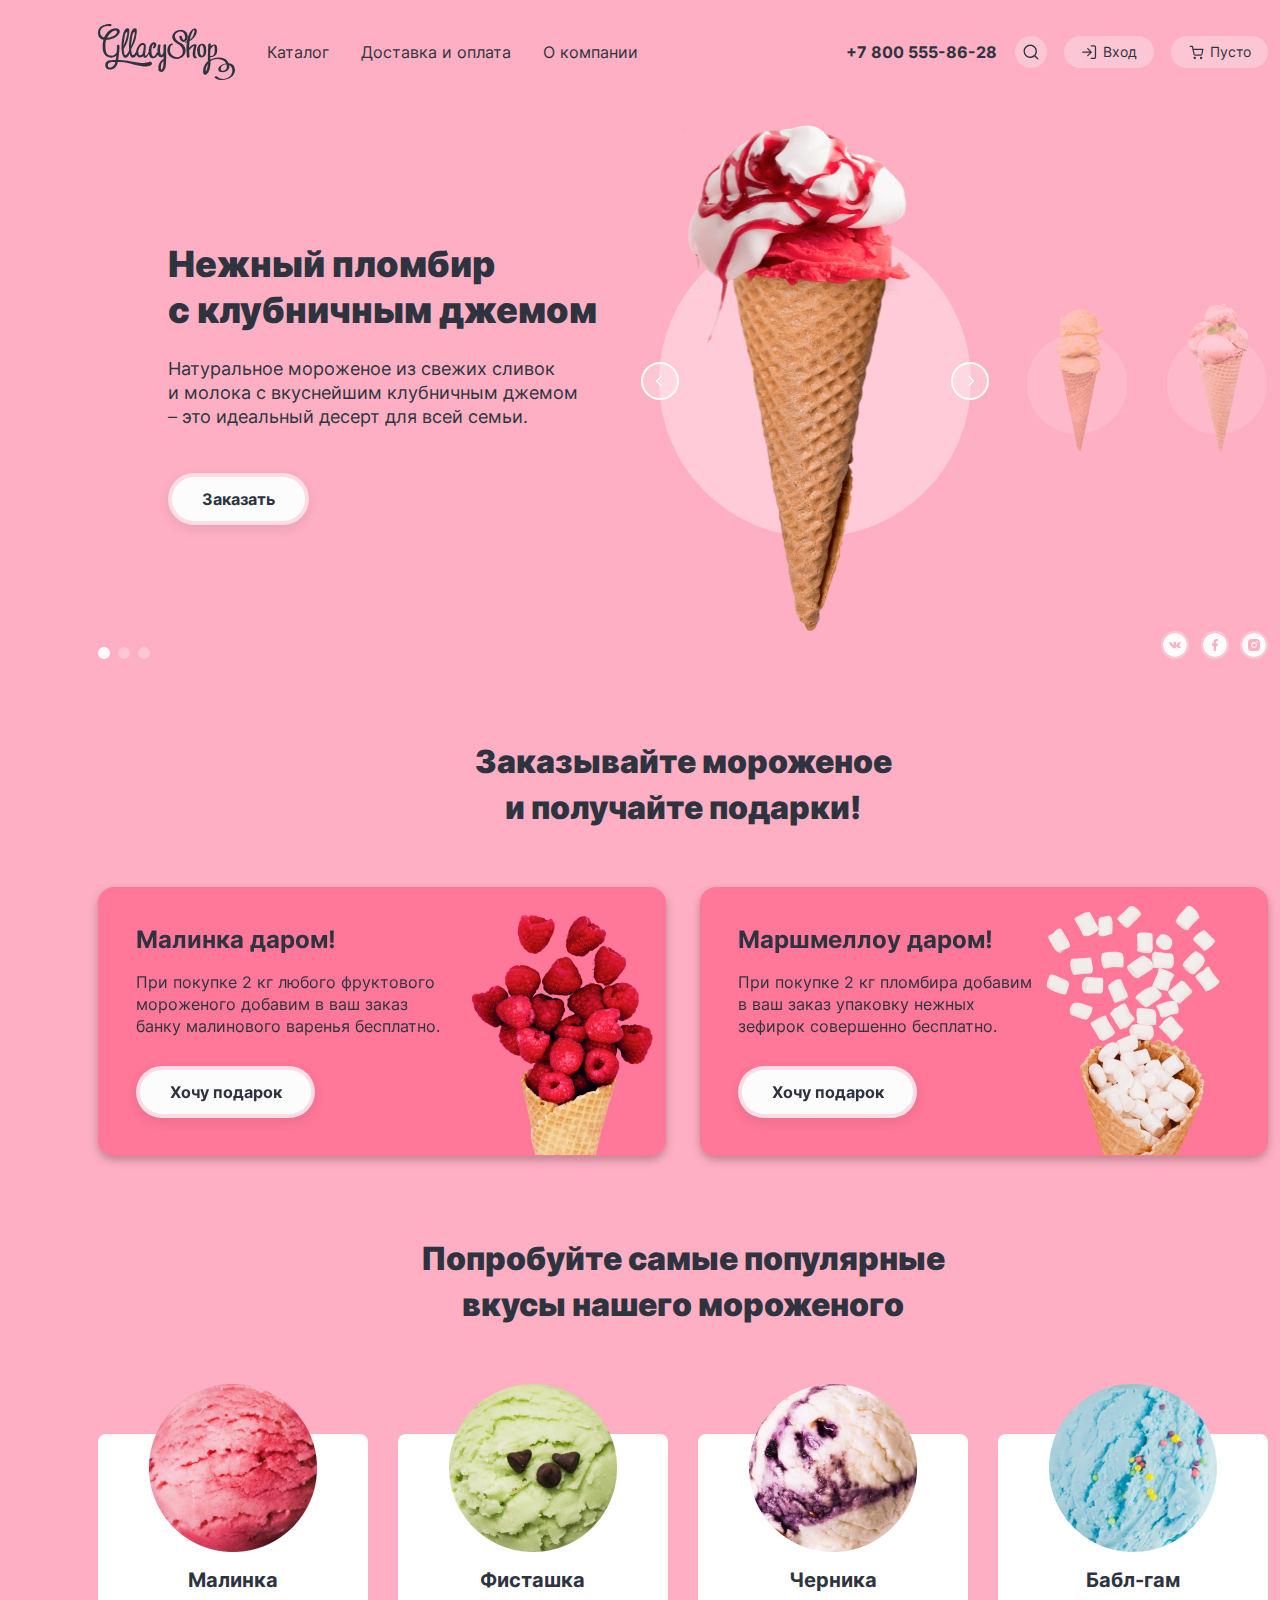
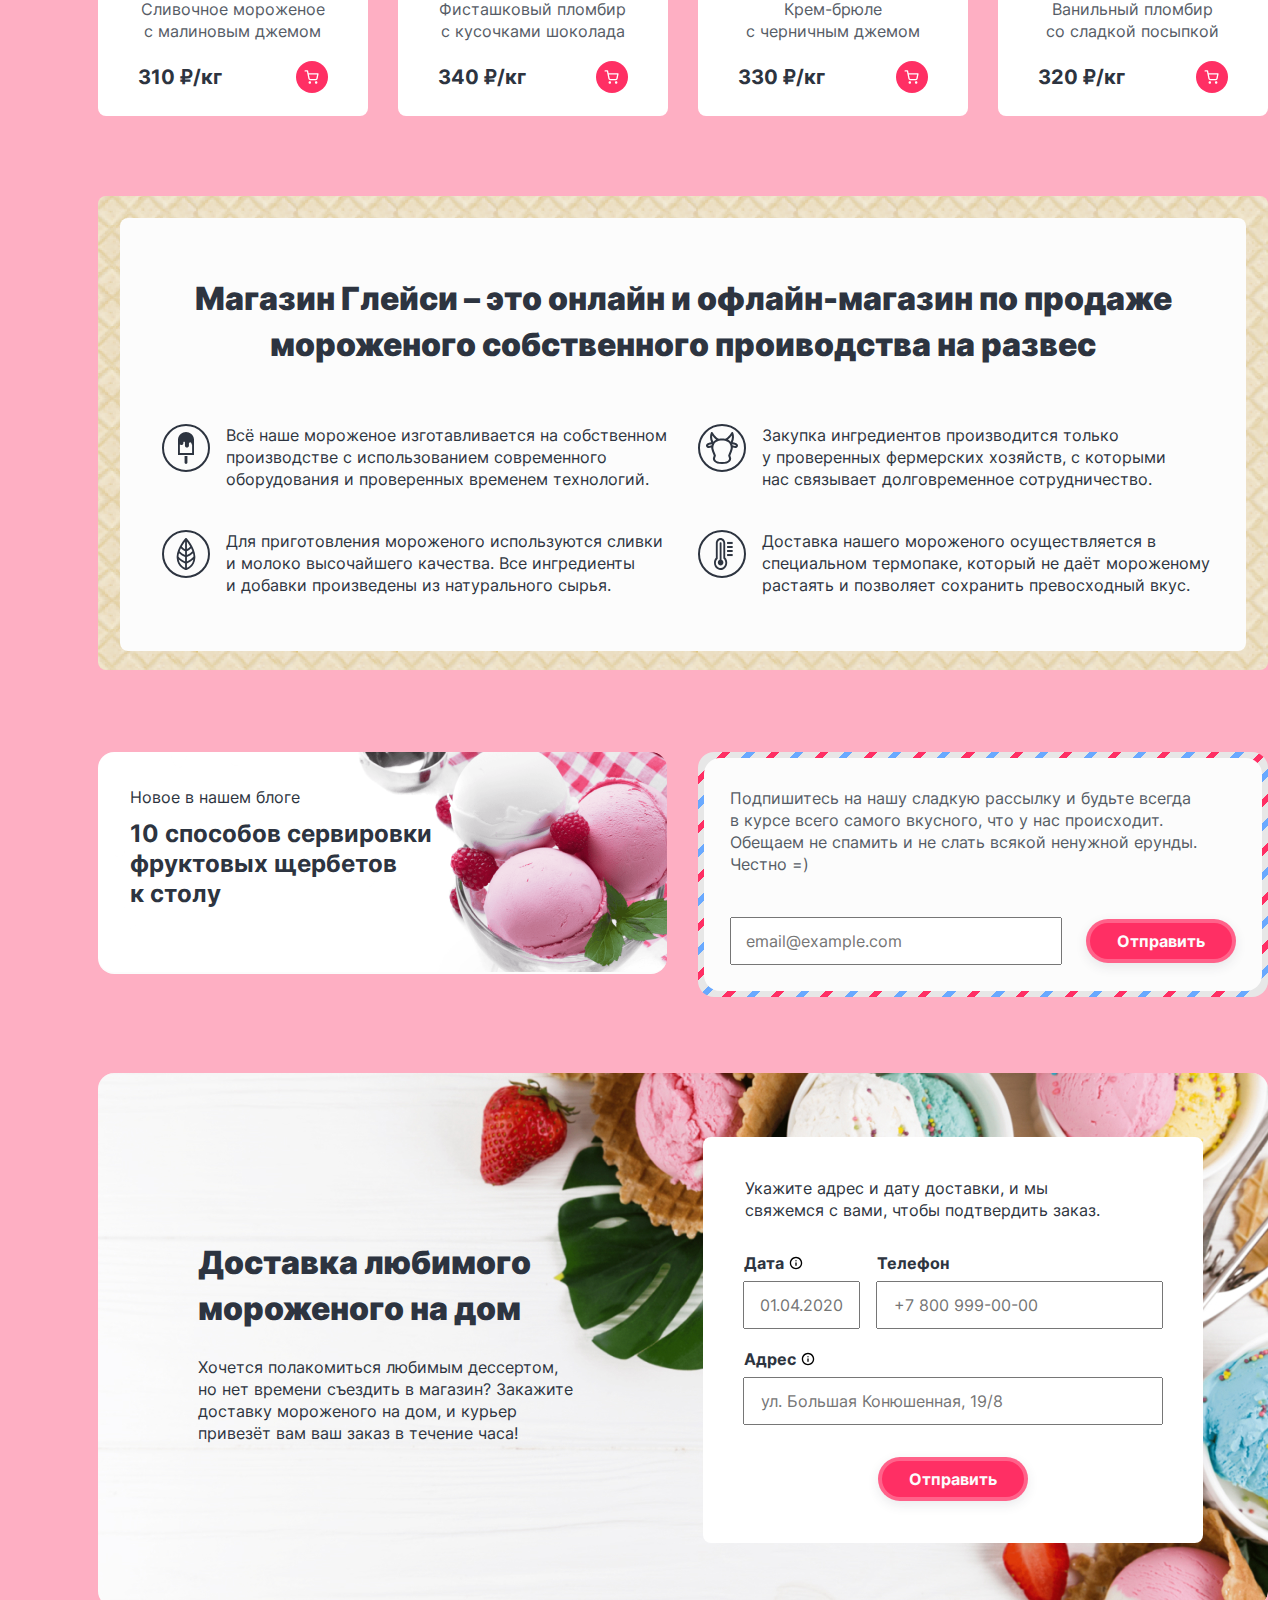
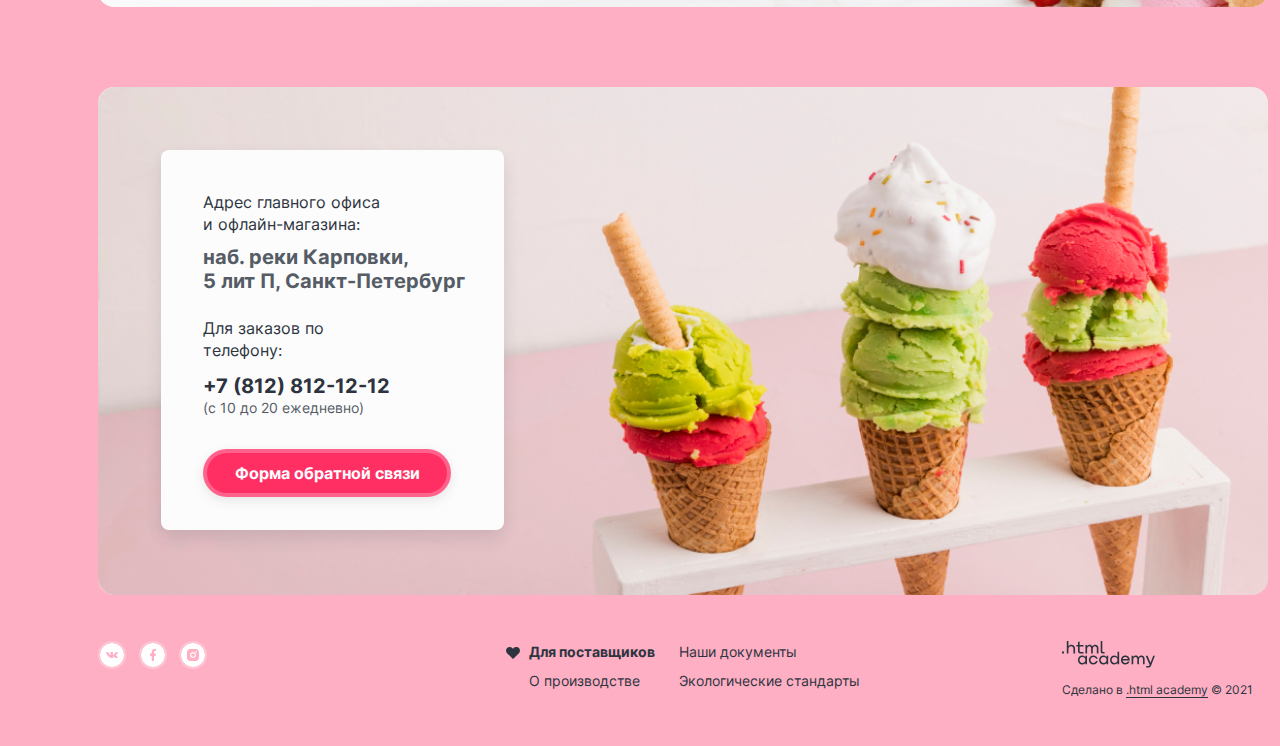
<file: index.html>
<!DOCTYPE html>
<html lang="ru">
  <head>
    <meta charset="utf-8">
    <title>HTML Academy: Глейси</title>
    <link rel="stylesheet" href="./styles/style.css">
    <link rel="icon" href="/favicon.png" sizes="32x32">
  </head>
  <body class="page-color-pink">
    <div class="page-container">
      <header class="page-header">
        <nav class="main-navigation">
          <a class="navigation-logo-link">
            <svg class="logo" width="137" height="56" viewBox="0 0 137 56" fill="currentColor" xmlns="http://www.w3.org/2000/svg">
              <path d="M52.7904 37.7568C52.1339 37.6811 51.4697 37.7965 50.8761 38.0894C50.8761 38.0894 48.2048 40.3456 34.9912 37.7479C25.2769 35.8332 20.2283 36.031 20.2283 36.031C20.2283 36.031 21.8577 24.7949 21.4125 21.6488C21.3921 21.4168 21.2832 21.2017 21.1088 21.0492C20.9343 20.8966 20.7081 20.8183 20.4776 20.8309C19.507 20.8309 18.9194 21.2084 18.9194 21.7297C19.0026 23.8537 18.9282 25.9811 18.6968 28.0938C18.2934 29.2101 17.5362 30.1606 16.5428 30.7978C15.5493 31.4349 14.3753 31.7231 13.203 31.6175C8.97354 31.3208 8.08313 28.2467 7.70916 26.1522C7.33519 24.0578 7.1215 18.2061 8.2345 15.8151C8.2345 15.8151 14.6098 16.0398 18.6166 12.5881C22.6235 9.13636 22.3742 6.15207 20.4776 4.87565C18.581 3.59924 14.1379 3.82396 10.7276 6.97005C8.76961 8.69668 7.22335 10.8476 6.20438 13.2622C6.20438 13.2622 1.19139 12.1836 2.34002 6.89814C3.55987 1.37899 11.0304 2.02619 11.0304 2.02619C12.5886 2.33181 12.6598 2.47563 13.1763 1.95428C13.6927 1.43292 14.0667 0.0845968 11.618 0.00369719C9.16943 -0.0772024 1.82358 1.14528 0.416738 6.07117C-1.08805 11.3117 1.69002 15.06 5.42082 15.6443C5.42082 15.6443 3.38179 24.723 5.90164 29.2174C6.60015 30.6377 7.70101 31.8164 9.06442 32.6039C10.4278 33.3913 11.9923 33.7519 13.5591 33.64C15.0283 33.64 17.6283 32.813 18.3673 31.6175C18.3673 31.6175 18.0201 34.8355 17.7262 36.004C17.7262 36.004 11.5468 35.9231 9.61463 36.9029C6.32903 38.6557 7.01465 42.7636 8.27902 44.2198C9.34751 45.4603 12.5619 46.1345 14.8858 45.0288C16.2159 44.3827 17.3648 43.4109 18.2279 42.2021C19.091 40.9932 19.6409 39.5856 19.8276 38.1074C23.5873 37.9121 27.3537 38.3248 30.9844 39.3299C36.4782 40.9838 44.1268 42.5299 46.424 42.5299C48.7213 42.5299 53.5473 41.8648 53.8411 39.9321C54.0014 38.6557 53.5295 37.9906 52.7904 37.7568ZM14.1201 7.71613C14.1201 7.71613 17.0406 5.46892 18.4386 6.87118C18.7524 7.21293 18.9334 7.65767 18.9481 8.12348C18.9628 8.58928 18.8103 9.04477 18.5187 9.40603C17.931 10.1791 16.3817 12.624 9.02697 13.8375C9.02697 13.8375 11.342 9.73862 14.1201 7.71613ZM14.3605 42.6917C14.3605 42.6917 10.327 44.912 9.90847 41.9007C9.74678 41.2728 9.80359 40.6079 10.0694 40.0172C10.3352 39.4265 10.7939 38.9459 11.3687 38.6557C12.0722 38.3052 13.0338 37.8647 17.2276 38.0175C17.1806 38.9779 16.8929 39.9106 16.3915 40.7281C15.89 41.5456 15.1912 42.2212 14.3605 42.6917Z"/>
              <path d="M65.5143 21.3342C65.5143 23.3657 65.5143 25.3882 65.5143 27.4197C65.5143 27.4197 65.5143 27.4916 65.5143 27.5275C65.4439 28.3367 65.1812 29.1168 64.7486 29.8017C64.4751 30.2991 64.1198 30.746 63.6979 31.1231C63.226 31.5366 62.9143 30.6107 62.7363 30.2242C61.4986 27.6084 62.0952 24.1028 62.576 21.3612C62.7986 20.0488 60.163 20.3904 59.9582 21.5589C59.4779 23.8958 59.3132 26.2876 59.4685 28.6691C59.2351 28.6877 59.0082 28.7557 58.8026 28.8688C58.597 28.9818 58.4173 29.1374 58.2753 29.3253C57.8212 30.3051 56.4945 33.5591 54.8651 32.2557C53.6897 31.3568 53.5651 28.8938 53.4404 27.5186C53.2986 25.6122 53.5471 23.6967 54.1706 21.8915C54.1171 22.0443 55.1856 19.3477 55.6575 20.3544C55.7851 20.8342 55.8025 21.3371 55.7084 21.8246C55.6143 22.3122 55.4111 22.7717 55.1144 23.168C53.7165 24.2286 55.889 24.6691 56.7349 24.0219C58.3377 22.8084 59.4061 18.8893 56.6726 18.4218C53.5829 17.9005 51.8288 21.0466 51.1788 23.5455C50.8342 24.9806 50.6845 26.4562 50.7336 27.932C50.3062 28.6871 48.8637 31.1141 48.0179 31.5276C47.0206 32.0489 47.0384 31.3208 47.074 30.8534C47.1096 30.386 47.5548 26.2242 47.7953 23.4196C48.006 22.3063 47.8496 21.1539 47.35 20.1387C46.9672 19.3567 43.7884 17.6039 40.9925 20.8938C39.4175 22.6294 38.4536 24.8411 38.2501 27.186C38.0631 27.5635 37.8583 27.968 37.6179 28.4084C36.2823 30.8804 34.5994 31.9231 34.0029 30.2062C33.4028 28.4178 33.1754 26.5235 33.3351 24.6421C35.4098 21.3998 36.9327 17.8299 37.8405 14.0802C39.1761 8.09366 38.9268 5.11835 38.2056 4.61498C37.4843 4.1116 34.4214 2.87114 32.5782 10.233C31.2108 15.4712 30.7321 20.9054 31.1625 26.3051C30.8775 26.9163 30.5214 27.6534 30.0673 28.4893C28.7317 30.9613 27.0577 32.004 26.4522 30.2871C25.8642 28.4962 25.6489 26.6019 25.82 24.723C27.8948 21.4807 29.4176 17.9108 30.3255 14.1611C31.7056 8.09366 31.4296 5.11835 30.7084 4.61498C29.9871 4.1116 26.9241 2.87114 25.0899 10.233C23.2557 17.5949 22.8906 25.6219 24.6447 31.0152C24.6447 31.0152 25.6063 34.0534 27.405 33.8287C28.8919 33.64 30.6638 32.1658 31.7056 29.4152C31.8234 29.9558 31.969 30.4899 32.1419 31.0152C32.1419 31.0152 33.1036 34.0534 34.9022 33.8287C36.122 33.6759 37.5734 32.6422 38.5885 30.7545C39.2206 32.3995 40.583 33.7568 42.3371 33.4512C44.7144 33.0197 45.2042 31.7163 45.2042 31.7163C45.2042 31.7163 45.1596 33.8557 46.6822 33.8557C48.0357 33.8557 49.1131 33.0557 50.1815 31.0152C50.5466 30.3231 50.7603 29.9186 50.8761 29.6849C51.1877 31.6175 51.9802 33.3343 53.5473 34.0265C56.2185 35.195 58.5514 32.9748 59.9226 30.7815C60.0983 31.3101 60.385 31.7941 60.763 32.2005C61.1411 32.607 61.6015 32.9263 62.113 33.1366C62.6961 33.3216 63.3182 33.3414 63.9117 33.194C64.5052 33.0466 65.0472 32.7376 65.4787 32.3006V35.4647C64.9905 35.4385 64.5069 35.5708 64.0986 35.8422C62.7354 36.9714 61.6781 38.4311 61.0257 40.0848C60.3732 41.7386 60.1469 43.5324 60.3678 45.2985C60.4054 45.7763 60.5596 46.2373 60.8166 46.6403C61.0736 47.0433 61.4255 47.3759 61.8408 47.6082C62.2561 47.8405 62.7219 47.9654 63.1967 47.9718C63.6714 47.9781 64.1403 47.8657 64.5616 47.6446C67.3219 46.4311 67.7403 42.2513 67.9719 39.6984C68.5328 33.5591 68.0965 27.168 68.0965 21.0106C68.0965 19.878 65.5143 20.4084 65.5143 21.3342ZM26.933 11.2667C27.5474 8.88468 28.1173 7.93186 28.7138 7.93186C29.3104 7.93186 29.5419 8.57007 29.1234 10.6285C28.347 14.5766 27.1251 18.4219 25.4817 22.0893C25.4817 22.0893 26.3187 13.6578 26.933 11.2667ZM34.4303 11.2667C35.0446 8.88468 35.6145 7.93186 36.1665 7.93186C36.7186 7.93186 37.0035 8.57007 36.585 10.6285C36.1665 12.687 34.8042 18.3769 32.9433 22.0893C32.9433 22.0893 33.8337 13.6578 34.4303 11.2667ZM45.8809 22.4758C45.8096 22.9972 45.4713 26.332 44.9905 28.1298C44.5097 29.9276 44.1802 30.5658 42.7377 31.186C41.2953 31.8062 40.5652 29.9096 40.5652 29.9096C39.5412 27.0332 40.9124 24.5163 42.0521 22.7904C43.1919 21.0646 44.3405 20.9118 44.9994 20.9927C45.1538 21.0315 45.299 21.1008 45.4269 21.1964C45.5548 21.292 45.6627 21.4121 45.7446 21.5498C45.8265 21.6876 45.8806 21.8402 45.904 21.9991C45.9274 22.158 45.9195 22.32 45.8809 22.4758ZM65.4431 38.6557C65.4968 41.0723 65.0162 43.4706 64.0363 45.676C63.413 45.8019 63.1459 45.5682 62.9322 44.5614C62.7852 43.5933 62.7852 42.6082 62.9322 41.64C63.2234 39.8616 64.0946 38.2324 65.4075 37.0108C65.452 37.5771 65.452 38.1254 65.4431 38.6557Z"/>
              <path d="M82.1827 18.7904C81.0246 18.2746 79.9791 17.5325 79.1065 16.6069C78.2339 15.6812 77.5514 14.5903 77.0985 13.3971C75.9588 9.96334 79.6985 7.42848 82.6814 7.58129C85.6642 7.73411 87.2581 10.8353 87.1334 13.6128C87.08 14.5926 86.4656 16.8039 85.2635 15.6533C84.4686 14.7424 83.982 13.5994 83.8745 12.3903C83.6964 11.3027 81.1143 11.9499 81.2923 13.0915C81.8088 16.3814 85.317 20.0039 88.3265 16.5612C88.9423 15.7817 89.3753 14.8717 89.5932 13.8992C89.8111 12.9268 89.8081 11.9172 89.5845 10.9461C89.361 9.97503 88.9226 9.0676 88.3023 8.29184C87.6819 7.51608 86.8957 6.89211 86.0026 6.46668C83.9878 5.67463 81.7597 5.6312 79.7161 6.34414C77.6725 7.05707 75.9463 8.47997 74.8458 10.3588C72.415 14.7184 77.2944 18.9792 80.7492 20.5342C86.2964 23.5275 86.5012 33.1635 79.1286 33.2265C77.6141 33.1914 76.1463 32.6895 74.9224 31.7881C73.6985 30.8867 72.7769 29.629 72.2814 28.1837C71.7739 26.6736 72.0321 21.3972 74.0622 20.9927C75.6739 20.678 75.2376 19.1949 73.6616 19.4735C70.3581 20.1207 69.1383 24.4264 69.4588 27.4377C69.9753 32.2377 74.4273 34.9254 78.9239 34.8894C80.9132 34.9471 82.8598 34.3 84.426 33.0604C85.9922 31.8208 87.0792 30.0669 87.4985 28.1028C87.8293 26.1682 87.4788 24.1777 86.5079 22.4767C85.5369 20.7757 84.0067 19.4715 82.1827 18.7904Z"/>
              <path d="M98.7265 33.0737C96.1888 31.6714 97.6402 26.2691 98.0231 24.1927C98.2724 22.8533 99.4032 20.7859 97.5868 20.3275C95.4587 19.8061 92.9299 21.8466 91.1046 23.7972C91.1031 21.5468 91.2668 19.2994 91.5943 17.0735C94.41 15.6553 96.6644 13.3129 97.9875 10.4308C99.145 8.09366 99.7148 3.23968 95.797 4.65992C92.2354 5.91836 91.0156 10.0532 89.9026 13.3701C89.482 14.6531 89.1576 15.9662 88.932 17.2982C88.5769 17.4488 88.2143 17.5808 87.8457 17.6937C86.3677 18.1612 86.5635 18.9612 88.0594 18.4938L88.7806 18.26C88.0683 23.3028 88.5491 28.5882 89.0032 33.5411C89.0032 34.0265 91.6745 33.5411 91.5765 32.8399C91.3806 30.6287 91.2115 28.4174 91.1402 26.2242C91.3552 26.1607 91.5491 26.0395 91.7012 25.8736C92.5205 24.8353 93.4391 23.8808 94.4436 23.0241C94.7108 22.7814 94.9868 22.5567 95.2628 22.341L95.6724 22.0354C96.269 21.5589 96.3847 21.55 96.0107 22.0354C95.8712 22.8925 95.6869 23.7417 95.4587 24.5792C94.969 27.2759 93.5621 32.5703 96.6518 34.2692C97.3196 34.6108 99.7237 33.604 98.7265 33.0737ZM92.9477 11.4016C93.2238 10.6015 93.5888 9.81053 93.9272 9.03749C94.3457 8.06669 95.4676 4.74981 96.2779 6.34083C96.9279 7.60826 95.9039 9.68468 95.4498 10.8982C94.7348 12.7954 93.4994 14.4479 91.8882 15.6623C92.148 14.22 92.5019 12.7967 92.9477 11.4016Z"/>
              <path d="M108.298 26.7725C108.298 23.8151 107.969 20.0219 104.47 19.7072C100.632 19.3567 99.1272 23.4107 99.0737 26.4399C99.0682 26.5471 99.0951 26.6535 99.1507 26.745C99.2063 26.8364 99.2882 26.9087 99.3854 26.9523C99.3854 29.7837 100.062 33.4782 103.401 33.4152C107.123 33.3613 108.298 30.0804 108.298 26.7725ZM103.846 31.6984C101.674 30.7995 101.87 27.0152 102.012 25.1904C102.025 25.0987 102.012 25.0051 101.974 24.9207C101.936 24.8363 101.875 24.7646 101.798 24.714C102.066 22.9163 102.76 20.2196 104.345 21.5589C105.609 22.6556 105.636 25.2893 105.698 26.8084C105.752 27.8691 105.618 32.3635 103.855 31.6984H103.846Z"/>
              <path d="M136.346 42.9973C135.349 40.4086 133.158 39.4018 130.745 39.2939C130.476 38.6368 130.139 38.0101 129.739 37.4243C126.258 32.2197 117.995 32.9298 112.394 35.6265C112.394 34.8085 112.314 33.9905 112.278 33.1725C113.393 33.2634 114.511 33.063 115.527 32.5907C116.542 32.1184 117.42 31.39 118.075 30.4759C119.562 28.3276 119.348 24.5163 118.761 22.1073C118.209 19.8421 116.018 20.2466 114.371 21.0016C113.765 21.2914 113.206 21.6734 112.715 22.1342C112.715 21.532 112.813 20.9207 112.857 20.3365C112.955 18.9522 110.328 19.3027 110.239 20.5252C109.83 26.0893 109.972 31.6354 109.848 37.1906C108.268 38.5011 107.013 40.1661 106.182 42.0528C105.352 43.9395 104.97 45.9959 105.066 48.0581C105.066 50.0985 106.785 51.6536 108.628 50.1974C111.201 48.2019 111.985 44.2378 112.341 41.2086C112.487 39.8566 112.534 38.4956 112.483 37.1366C114.491 35.8074 116.836 35.0919 119.237 35.0759C121.638 35.06 123.993 35.7443 126.017 37.0467C126.887 37.6665 127.583 38.5025 128.039 39.4737C126.615 39.7308 125.232 40.1782 123.925 40.8041C122.402 41.5412 120.141 43.285 120.248 45.2356C120.23 45.8528 120.423 46.4573 120.794 46.9481C121.166 47.439 121.692 47.7863 122.287 47.9322C122.368 47.9738 122.455 48.0011 122.545 48.0131C128.012 48.912 132.081 45.6491 131.298 41.0558C133.969 42.5209 134.957 45.9187 134.013 48.8401C131.885 55.402 123.693 56.8671 118.921 52.4806C118.404 52.0132 116.081 53.0019 116.49 53.3795C123.382 59.7346 140.549 53.8559 136.346 42.9973ZM109.687 41.4063C109.612 42.9935 109.269 44.556 108.672 46.0266C108.45 46.521 108.209 46.9974 107.951 47.4648C107.951 47.4648 107.72 47.5187 107.675 46.8176C107.671 44.2993 108.395 41.8345 109.759 39.7254C109.741 40.2827 109.723 40.849 109.687 41.4063ZM112.474 25.3522C112.526 25.308 112.571 25.2565 112.608 25.1994C113.086 24.3855 113.654 23.6287 114.3 22.9432C114.766 22.4084 115.309 21.9478 115.911 21.5769C116.196 21.7207 116.49 22.4758 116.597 23.4916C116.873 25.9904 116.989 32.5703 113.089 31.9501C112.785 31.9364 112.481 31.9885 112.198 32.1029C112.189 29.8197 112.314 27.5905 112.474 25.3522ZM124.121 46.6918H124.067C122.572 46.3322 122.732 44.894 122.928 43.9232C123.364 41.649 126.106 40.4265 128.368 40.3277C129.517 43.5636 128.635 47.4378 124.121 46.6918Z"/>
            </svg>
          </a>
          <ul class="navigation-list">
            <li class="navigation-item navigation-item-catalog">
              <a class="navigation-link navigation-catalog-link" href="#">Каталог</a>
              <div class="popover-catalog">
                <ul class="popover-catalog-list popover-catalog-list-new">
                  <li class="popover-catalog-item popover-catalog-item-new">
                    <a class="popover-catalog-link popover-catalog-link-new" href="#">
                      Новинки
                    </a>
                    <div class="popover-catalog-decor"></div>
                  </li>
                </ul>
                <ul class="popover-catalog-list">
                  <li class="popover-catalog-item">
                    <a class="popover-catalog-link" href="catalog.html" target="blanck">
                      Сливочное
                    </a>
                  </li>
                  <li class="popover-catalog-item">
                    <a class="popover-catalog-link" href="#">
                      Щербеты
                    </a>
                  </li>
                  <li class="popover-catalog-item">
                    <a class="popover-catalog-link" href="#">
                      Фруктовый лед
                    </a>
                  </li>
                  <li class="popover-catalog-item">
                    <a class="popover-catalog-link" href="#">
                      Мелорин
                    </a>
                  </li>
                </ul>
              </div>
            </li>
            <li class="navigation-item">
              <a class="navigation-link" href="#">Доставка и оплата</a>
            </li>
            <li class="navigation-item">
              <a class="navigation-link" href="#">О компании</a>
            </li>
          </ul>
          <ul class="navigation-user-list">
            <li class="navigation-item navigation-user-item">
              <a class="navigation-link navigation-phone-link" href="tel:+78005558628">+7 800 555-86-28</a>
            </li>
            <li class="navigation-item navigation-user-item">
              <a class="navigation-link-search" href="#">
                <svg width="16" height="16" viewBox="0 0 16 16" fill="none" xmlns="http://www.w3.org/2000/svg">
                  <path fill-rule="evenodd" clip-rule="evenodd" d="M1.91286 7.24625C1.91286 4.30073 4.30068 1.91292 7.2462 1.91292C10.1917 1.91292 12.5795 4.30073 12.5795 7.24625C12.5795 8.68547 12.0095 9.99154 11.0828 10.951C11.0582 10.9695 11.0346 10.99 11.0123 11.0124C10.9899 11.0347 10.9694 11.0583 10.9509 11.0829C9.99146 12.0095 8.6854 12.5796 7.2462 12.5796C4.30068 12.5796 1.91286 10.1918 1.91286 7.24625ZM11.4653 12.4082C10.3161 13.3487 8.84703 13.9129 7.2462 13.9129C3.5643 13.9129 0.579529 10.9281 0.579529 7.24625C0.579529 3.56435 3.5643 0.579582 7.2462 0.579582C10.9281 0.579582 13.9129 3.56435 13.9129 7.24625C13.9129 8.84711 13.3486 10.3162 12.4081 11.4654L15.2176 14.2749C15.4779 14.5352 15.4779 14.9573 15.2176 15.2177C14.9572 15.478 14.5351 15.478 14.2748 15.2177L11.4653 12.4082Z" fill="#2D3440"/>
                </svg>
              </a>
              <div class="popover-search">
                <label class="popover-search-label" for="popover-search"><span class="visually-hidden">Поиск по сайту</span></label>
                <input class="popover-search-input" id="popover-search" type="text" placeholder="Поиск по сайту">
                <button class="popover-search-close">
                  <svg width="16" height="16" viewBox="0 0 16 16" fill="currenColor" xmlns="http://www.w3.org/2000/svg">
                    <g opacity="0.4">
                      <path fill-rule="evenodd" clip-rule="evenodd" d="M12.803 4.13807C13.0634 3.87772 13.0634 3.45561 12.803 3.19526C12.5427 2.93491 12.1206 2.93491 11.8602 3.19526L7.99914 7.05633L4.13807 3.19526C3.87772 2.93491 3.45561 2.93491 3.19526 3.19526C2.93491 3.45561 2.93491 3.87772 3.19526 4.13807L7.05633 7.99914L3.19526 11.8602C2.93491 12.1206 2.93491 12.5427 3.19526 12.803C3.45561 13.0634 3.87772 13.0634 4.13807 12.803L7.99914 8.94195L11.8602 12.803C12.1206 13.0634 12.5427 13.0634 12.803 12.803C13.0634 12.5427 13.0634 12.1206 12.803 11.8602L8.94195 7.99914L12.803 4.13807Z"/>
                    </g>
                  </svg>
                </button>
              </div>
            </li>
            <li class="navigation-item navigation-user-item">
              <a class="navigation-link-log-in" href="#">
                <svg class="log-in-icon" width="16" height="16" viewBox="0 0 16 16" fill="none" xmlns="http://www.w3.org/2000/svg">
                  <path fill-rule="evenodd" clip-rule="evenodd" d="M9.20837 0.874999C9.20837 0.506809 9.50685 0.208332 9.87504 0.208332H12.875C13.4497 0.208332 14.0008 0.436605 14.4071 0.842934C14.8134 1.24926 15.0417 1.80036 15.0417 2.375V12.875C15.0417 13.4496 14.8134 14.0007 14.4071 14.4071C14.0008 14.8134 13.4497 15.0417 12.875 15.0417H9.87504C9.50685 15.0417 9.20837 14.7432 9.20837 14.375C9.20837 14.0068 9.50685 13.7083 9.87504 13.7083H12.875C13.0961 13.7083 13.308 13.6205 13.4643 13.4643C13.6206 13.308 13.7084 13.096 13.7084 12.875V2.375C13.7084 2.15399 13.6206 1.94202 13.4643 1.78574C13.308 1.62946 13.0961 1.54167 12.875 1.54167H9.87504C9.50685 1.54167 9.20837 1.24319 9.20837 0.874999ZM5.65359 3.40359C5.91394 3.14324 6.33605 3.14324 6.5964 3.40359L10.3418 7.14903C10.4652 7.27002 10.5417 7.43857 10.5417 7.625C10.5417 7.81143 10.4652 7.97999 10.3418 8.10098L6.5964 11.8464C6.33605 12.1068 5.91394 12.1068 5.65359 11.8464C5.39324 11.5861 5.39324 11.1639 5.65359 10.9036L8.26552 8.29167H0.875041C0.506851 8.29167 0.208374 7.99319 0.208374 7.625C0.208374 7.25681 0.506851 6.95833 0.875041 6.95833H8.26552L5.65359 4.3464C5.39324 4.08605 5.39324 3.66394 5.65359 3.40359Z" fill="#2D3440"/>
                </svg>
                Вход
              </a>
              <div class="popover-log-in">
                <h3 class="popover-log-in-title">Личный кабинет</h3>
                <form class="popover-log-in-form" action="#" method="post">
                  <label class="popover-log-in-label"><span class="visually-hidden">Введите Ваш email</span>
                    <input class="popover-log-in-input" type="email" placeholder="email@example.com">
                  </label>
                  <label class="popover-log-in-label"><span class="visually-hidden">Введите Ваш пароль</span>
                    <input class="popover-log-in-input log-in-input-password" type="password" value="123456">
                  </label>
                  <label class="popover-log-in-label popover-log-in-label-submit" for="popover-submit"><span class="visually-hidden">Войдите в Ваш кабинет</span></label>
                  <input class="popover-log-in-submit" id="popover-submit" type="submit" value="Войти">
                </form>
                <div class="popover-log-in-link-wrapper">
                  <a class="popover-log-in-link">Забыли пароль?</a>
                  <a class="popover-log-in-link">Регистрация</a>
                </div>
              </div>
            </li>
            <li class="navigation-item navigation-user-item">
              <a class="navigation-link-basket" href="#">
                <svg class="log-in-icon"  width="17" height="16" viewBox="0 0 17 16" fill="none" xmlns="http://www.w3.org/2000/svg">
                  <path fill-rule="evenodd" clip-rule="evenodd" d="M1.31254 0.489586C0.944351 0.489586 0.645874 0.788063 0.645874 1.15625C0.645874 1.52444 0.944351 1.82292 1.31254 1.82292H3.37353L3.91319 4.5192C3.91612 4.538 3.91985 4.55654 3.92432 4.57479L5.01308 10.0146L5.0132 10.0151C5.10338 10.4685 5.35008 10.8757 5.71016 11.1656C6.06854 11.4541 6.51652 11.608 6.97639 11.6009H13.3011C13.761 11.608 14.209 11.4541 14.5673 11.1656C14.9276 10.8756 15.1743 10.4681 15.2644 10.0146L15.2644 10.0146L15.2654 10.0096L16.3084 4.54045C16.3456 4.34528 16.2938 4.14368 16.1672 3.9906C16.0405 3.83751 15.8522 3.7489 15.6535 3.7489H5.11879L4.57369 1.02541C4.51133 0.713843 4.23774 0.489586 3.91999 0.489586H1.31254ZM6.32068 9.75385L5.38566 5.08223H14.8477L13.9562 9.75686C13.9268 9.90268 13.8472 10.0336 13.7313 10.1269C13.6148 10.2207 13.4691 10.2705 13.3196 10.2676L13.3196 10.2675H13.3068H6.9707V10.2674L6.95793 10.2676C6.80844 10.2705 6.66271 10.2207 6.54624 10.1269C6.42978 10.0332 6.35 9.90146 6.32087 9.75481L6.32068 9.75385ZM5.21043 14.1936C5.21043 13.4657 5.80055 12.8755 6.5285 12.8755C7.25644 12.8755 7.84656 13.4657 7.84656 14.1936C7.84656 14.9216 7.25644 15.5117 6.5285 15.5117C5.80055 15.5117 5.21043 14.9216 5.21043 14.1936ZM12.3804 14.1936C12.3804 13.4657 12.9705 12.8755 13.6985 12.8755C14.4264 12.8755 15.0166 13.4657 15.0166 14.1936C15.0166 14.9216 14.4264 15.5117 13.6985 15.5117C12.9705 15.5117 12.3804 14.9216 12.3804 14.1936Z" fill="#2D3440"/>
                </svg>
                Пусто
              </a>
              <div class="popover-basket-empty">
                <h3 class="popover-basket-empty-title">Ваша корзина пока пуста</h3>
              </div>
            </li>
          </ul>
        </nav>
      </header>
      <main class="page-main">
        <section class="by-online">
          <div class="by-online-wrapper">
            <h2 class="visually-hidden">Заказать лучшее мороженное</h2>
            <div class="by-description-wrapper by-description-wrapper-banana-murshmallow">
              <h3 class="by-online-title">Нежный пломбир<br>
                с клубничным джемом
              </h3>
              <p class="by-online-description">Натуральное мороженое из свежих сливок<br>
                и молока с вкуснейшим клубничным джемом<br> – это идеальный десерт для всей семьи.
              </p>
              <a class="button by-button" href="#">Заказать</a>
            </div>
            <div class="by-description-wrapper by-description-wrapper-banana  by-description-wrapper-no-active">
              <h3 class="by-online-title">Сливочное мороженое со вкусом банана</h3>
              <p class="by-online-description">Сливочное мороженое с ярким банановым вкусом подарит
                вам свежесть и наслаждение даже в самый жаркий летний день.
              </p>
              <a class="button by-button" href="#">Заказать</a>
            </div>
            <div class="by-description-wrapper by-description-wrapper-crema by-description-wrapper-no-active">
              <h3 class="by-online-title">Карамельный пломбир<br>
                с маршмеллоу
              </h3>
              <p class="by-online-description">Необычный сладкий десерт с карамельным
                топпингом и кусочками зефира завоюет сердца сладкоежек всех возрастов.
              </p>
              <a class="button by-button" href="#">Заказать</a>
            </div>
            <p class="slider-button-wrapper">
              <button class="slider-button slider-button-prev">
                <svg width="16" height="16" viewBox="0 0 16 16" fill="currentColor" xmlns="http://www.w3.org/2000/svg">
                  <path fill-rule="evenodd" clip-rule="evenodd" d="M7.13526 2.86476C6.87557 2.60506 6.45451 2.60506 6.19481 2.86476C5.93511 3.12446 5.93511 3.54551 6.19481 3.80521L10.3961 8.00649L6.19477 12.2078C5.93508 12.4675 5.93508 12.8886 6.19477 13.1483C6.45447 13.408 6.87553 13.408 7.13523 13.1483L11.8039 8.47955C11.8049 8.47861 11.8058 8.47767 11.8068 8.47672C12.0665 8.21702 12.0665 7.79597 11.8068 7.53627L7.13526 2.86476Z"/>
                </svg>
              </button>
              <button class="slider-button slider-button-next">
                <svg width="16" height="16" viewBox="0 0 16 16" fill="currentColor" xmlns="http://www.w3.org/2000/svg">
                  <path fill-rule="evenodd" clip-rule="evenodd" d="M7.13526 2.86476C6.87557 2.60506 6.45451 2.60506 6.19481 2.86476C5.93511 3.12446 5.93511 3.54551 6.19481 3.80521L10.3961 8.00649L6.19477 12.2078C5.93508 12.4675 5.93508 12.8886 6.19477 13.1483C6.45447 13.408 6.87553 13.408 7.13523 13.1483L11.8039 8.47955C11.8049 8.47861 11.8058 8.47767 11.8068 8.47672C12.0665 8.21702 12.0665 7.79597 11.8068 7.53627L7.13526 2.86476Z"/>
                </svg>
              </button>
            </p>
            <ul class="by-online-images-list">
              <li class="by-online-images-item pink by-online-images-item-current">
                  <img class="card-img" src="./images/png/murshmallow-pink.png" width="312" height="507" alt="Нежный пломбир
                  с клубничным джемом">
              </li>
              <li class="by-online-images-item banana">
                  <img class="card-img" src="./images/png/slider-big-banana.png" width="306" height="507" alt="Сливочное мороженое со вкусом банана">
              </li>
              <li class="by-online-images-item crema">
                  <img class="card-img" src="./images/png/slider-big-murshmallow.png" width="306" height="507" alt="Карамельный пломбир
                  с маршмеллоу">
              </li>
            </ul>
          </div>
          <nav class="circle-pagination">
            <ul class="pagination-list">
              <li class="pagination-item">
                <a class="pagination-link pagination-link-current"></a>
              </li>
              <li class="pagination-item">
                <a class="pagination-link" href="#"></a>
              </li>
              <li class="pagination-item">
                <a class="pagination-link" href="#"></a>
              </li>
            </ul>
            <ul class="pagination-social-list">
              <li class="pagination-social-item">
                <a class="pagination-social-link" href="https://vk.com/htmlacademy" target="blanck">
                  <svg class="pagination-social-img" width="24" height="24" viewBox="0 0 24 24" fill="none" xmlns="http://www.w3.org/2000/svg">
                    <path fill-rule="evenodd" clip-rule="evenodd" d="M24 12C24 18.6274 18.6274 24 12 24C5.37258 24 0 18.6274 0 12C0 5.37258 5.37258 0 12 0C18.6274 0 24 5.37258 24 12ZM12.5884 14.9749H11.8711C11.8711 14.9749 10.2885 15.0584 8.89479 13.7867C7.37486 12.3995 6.03249 9.64702 6.03249 9.64702C6.03249 9.64702 5.95511 9.46654 6.03917 9.3793C6.13366 9.28121 6.39106 9.27493 6.39106 9.27493L8.10567 9.26508C8.10567 9.26508 8.26727 9.28878 8.38294 9.36317C8.47824 9.42457 8.53167 9.53936 8.53167 9.53936C8.53167 9.53936 8.80878 10.1536 9.17581 10.7093C9.89212 11.7942 10.2258 12.0315 10.469 11.9152C10.8233 11.7458 10.7171 10.3816 10.7171 10.3816C10.7171 10.3816 10.7236 9.88646 10.5387 9.66601C10.3955 9.4951 10.1254 9.44527 10.0062 9.43128C9.90971 9.42 10.0681 9.22367 10.2733 9.13558C10.5819 9.00308 11.1268 8.99551 11.7706 9.00136C12.2722 9.00579 12.4165 9.0332 12.6127 9.07475C13.0677 9.17105 13.0536 9.47963 13.0229 10.1454C13.0138 10.3444 13.0032 10.5752 13.0032 10.8418C13.0032 10.9018 13.0012 10.9657 12.9991 11.0315C12.9885 11.3725 12.9763 11.7629 13.2324 11.908C13.3637 11.9822 13.6849 11.9191 14.4884 10.7233C14.8693 10.1566 15.1549 9.49024 15.1549 9.49024C15.1549 9.49024 15.2173 9.37145 15.3142 9.32048C15.4134 9.26851 15.5472 9.2845 15.5472 9.2845L17.3515 9.27465C17.3515 9.27465 17.8937 9.21796 17.9815 9.43242C18.0735 9.65758 17.7788 10.1833 17.0417 11.0444C16.3463 11.8567 16.006 12.1587 16.0328 12.4236C16.0527 12.6198 16.2739 12.7957 16.7015 13.1436C17.5897 13.8661 17.8264 14.2455 17.8827 14.3357C17.8872 14.343 17.8906 14.3484 17.893 14.3519C18.2905 14.9296 17.4522 14.9749 17.4522 14.9749L15.8497 14.9944C15.8497 14.9944 15.5053 15.0543 15.0521 14.7814C14.8151 14.6388 14.5833 14.406 14.3626 14.1842C14.0251 13.8451 13.7131 13.5316 13.4469 13.6056C13.0002 13.7298 13.0143 14.5734 13.0143 14.5734C13.0143 14.5734 13.0175 14.7536 12.9157 14.8495C12.8051 14.954 12.5884 14.9749 12.5884 14.9749Z" fill="#FCFCFC"/>
                  </svg>
                </a>
              </li>
              <li class="pagination-social-item">
                <a class="pagination-social-link" href="https://www.facebook.com/htmlacademy" target="blanck">
                  <svg class="pagination-social-img" width="24" height="24" viewBox="0 0 24 24" fill="none" xmlns="http://www.w3.org/2000/svg">
                    <path fill-rule="evenodd" clip-rule="evenodd" d="M24 12C24 18.6274 18.6274 24 12 24C5.37258 24 0 18.6274 0 12C0 5.37258 5.37258 0 12 0C18.6274 0 24 5.37258 24 12ZM14.4286 12.9H13V18H10.7143V12.9H9V10.5H10.7143V8.82C10.7143 6.9942 11.816 6 13.3674 6C14.1103 6 14.8137 6.0582 15 6.084V8.1H14.1429C13 8.1 13 8.682 13 9.3V10.5H15L14.4286 12.9Z" fill="#FCFCFC"/>
                  </svg>
                </a>
              </li>
              <li class="pagination-social-item">
                <a class="pagination-social-link" href="https://www.instagram.com/htmlacademy/" target="blanck">
                  <svg class="pagination-social-img" width="24" height="24" viewBox="0 0 24 24" fill="none" xmlns="http://www.w3.org/2000/svg">
                    <path fill-rule="evenodd" clip-rule="evenodd" d="M24 12C24 18.6274 18.6274 24 12 24C5.37258 24 0 18.6274 0 12C0 5.37258 5.37258 0 12 0C18.6274 0 24 5.37258 24 12ZM14.4732 6.036C13.8336 6.006 13.6302 6 12 6C10.3698 6 10.1664 6.0078 9.5268 6.036C8.8872 6.066 8.4528 6.1662 8.07 6.315C7.66946 6.46544 7.3066 6.70154 7.0068 7.0068C6.70128 7.30639 6.46514 7.66931 6.315 8.07C6.1662 8.4528 6.066 8.8872 6.036 9.5268C6.006 10.1664 6 10.3698 6 12C6 13.6302 6.0078 13.8336 6.036 14.4732C6.066 15.1122 6.1662 15.5478 6.315 15.93C6.46556 16.3305 6.70164 16.6933 7.0068 16.9932C7.30652 17.2986 7.6694 17.5347 8.07 17.685C8.4528 17.8332 8.8878 17.934 9.5268 17.964C10.1664 17.994 10.3698 18 12 18C13.6302 18 13.8336 17.9922 14.4732 17.964C15.1122 17.934 15.5478 17.8332 15.93 17.685C16.3304 17.5343 16.6932 17.2982 16.9932 16.9932C17.2987 16.6936 17.5348 16.3307 17.685 15.93C17.8332 15.5472 17.934 15.1122 17.964 14.4732C17.994 13.8336 18 13.6302 18 12C18 10.3698 17.9922 10.1664 17.964 9.5268C17.934 8.8878 17.8332 8.4522 17.685 8.07C17.5344 7.66955 17.2983 7.30674 16.9932 7.0068C16.6596 6.6738 16.326 6.4674 15.93 6.315C15.5472 6.1662 15.1122 6.066 14.4732 6.036ZM9.87868 9.87868C10.4413 9.31607 11.2044 9 12 9C12.7956 9 13.5587 9.31607 14.1213 9.87868C14.6839 10.4413 15 11.2044 15 12C15 12.7956 14.6839 13.5587 14.1213 14.1213C13.5587 14.6839 12.7956 15 12 15C11.2044 15 10.4413 14.6839 9.87868 14.1213C9.31607 13.5587 9 12.7956 9 12C9 11.2044 9.31607 10.4413 9.87868 9.87868ZM15.6803 8.31967C15.821 8.46032 15.9 8.65109 15.9 8.85C15.9 9.04891 15.821 9.23968 15.6803 9.38033C15.5397 9.52098 15.3489 9.6 15.15 9.6C14.9511 9.6 14.7603 9.52098 14.6197 9.38033C14.479 9.23968 14.4 9.04891 14.4 8.85C14.4 8.65109 14.479 8.46032 14.6197 8.31967C14.7603 8.17902 14.9511 8.1 15.15 8.1C15.3489 8.1 15.5397 8.17902 15.6803 8.31967ZM13.2728 10.7272C12.9352 10.3896 12.4774 10.2 12 10.2C11.5226 10.2 11.0648 10.3896 10.7272 10.7272C10.3896 11.0648 10.2 11.5226 10.2 12C10.2 12.4774 10.3896 12.9352 10.7272 13.2728C11.0648 13.6104 11.5226 13.8 12 13.8C12.4774 13.8 12.9352 13.6104 13.2728 13.2728C13.6104 12.9352 13.8 12.4774 13.8 12C13.8 11.5226 13.6104 11.0648 13.2728 10.7272Z" fill="#FCFCFC"/>
                  </svg>
                </a>
              </li>
            </ul>
          </nav>
        </section>
        <section class="by-and-gifts">
          <h2 class="by-and-gifts-title">Заказывайте мороженое и получайте подарки!</h2>
          <div class="by-and-gifts-wrapper">
            <article class="card-gifts card-gifts-malina">
              <h3 class="card-gifts-title">Малинка даром!</h3>
              <p class="card-gifts-description">При покупке 2 кг любого фруктового мороженого добавим в ваш заказ банку малинового варенья бесплатно.</p>
              <a class="button card-gifts-button" href="#">Хочу подарок</a>
            </article>
            <article class="card-gifts card-gifts-marshmallow">
              <h3 class="card-gifts-title">Маршмеллоу даром!</h3>
              <p class="card-gifts-description card-gifts-description-width-280">При покупке 2 кг пломбира добавим в ваш заказ упаковку нежных зефирок совершенно бесплатно.</p>
              <a class="button card-gifts-button" href="#">Хочу подарок</a>
            </article>
          </div>
        </section>
        <section class="popular-testy">
          <h2 class="popular-testy-title">Попробуйте самые популярные вкусы нашего мороженого</h2>
          <ul class="popular-testy-list">
            <li class="popular-testy-item">
              <img class="popular-testy-card-img" src="./images/png/pink-circle.png" alt="Сливочное мороженое с малиновым джемом">
              <h3 class="popular-testy-card-title">Малинка</h3>
              <p class="popular-testy-card-description">Сливочное мороженое с малиновым джемом</p>
              <div class="price-by-wrapper">
                <span class="price">310 ₽/кг</span>
                <a class="button-by" href="#">
                  <svg class="button-by-img" width="15" height="14" viewBox="0 0 15 14" fill="currentColor" xmlns="http://www.w3.org/2000/svg">
                    <path fill-rule="evenodd" clip-rule="evenodd" d="M1.16667 0.25C0.798477 0.25 0.5 0.548477 0.5 0.916667C0.5 1.28486 0.798477 1.58333 1.16667 1.58333H2.93794L3.40537 3.91872C3.40821 3.93667 3.41176 3.95438 3.416 3.97182L4.38338 8.80515L4.3835 8.80571C4.46706 9.22572 4.69562 9.60299 5.02921 9.87153C5.36111 10.1387 5.77595 10.2813 6.20183 10.2748H11.8225C12.2484 10.2813 12.6633 10.1387 12.9952 9.87153C13.3289 9.60287 13.5575 9.22538 13.641 8.80515L13.641 8.80515L13.642 8.80016L14.5691 3.93872C14.6063 3.74355 14.5545 3.54195 14.4279 3.38887C14.3012 3.23578 14.1129 3.14716 13.9142 3.14716H4.61072L4.1381 0.785829C4.07574 0.474257 3.80215 0.25 3.4844 0.25H1.16667ZM5.69098 8.54444L4.87759 4.4805H13.1084L12.3328 8.54736C12.31 8.65988 12.2485 8.7609 12.1591 8.83291C12.0691 8.90535 11.9565 8.94383 11.841 8.94162L11.841 8.94149H11.8282H6.19614V8.94137L6.18337 8.94162C6.06787 8.94383 5.95528 8.90535 5.8653 8.83291C5.77531 8.76048 5.71368 8.6587 5.69117 8.5454L5.69098 8.54444ZM4.55739 12.5054C4.55739 11.8175 5.1151 11.2597 5.80307 11.2597C6.49105 11.2597 7.04876 11.8175 7.04876 12.5054C7.04876 13.1934 6.49105 13.7511 5.80307 13.7511C5.1151 13.7511 4.55739 13.1934 4.55739 12.5054ZM10.9307 12.5054C10.9307 11.8175 11.4884 11.2597 12.1764 11.2597C12.8644 11.2597 13.4221 11.8175 13.4221 12.5054C13.4221 13.1934 12.8644 13.7511 12.1764 13.7511C11.4884 13.7511 10.9307 13.1934 10.9307 12.5054Z"/>
                  </svg>
                </a>
              </div>
            </li>
            <li class="popular-testy-item">
              <img class="popular-testy-card-img" src="./images/png/choklad-circle.png" alt="Фисташковый пломбир с кусочками шоколада">
              <h3 class="popular-testy-card-title">Фисташка</h3>
              <p class="popular-testy-card-description">Фисташковый пломбир с кусочками шоколада</p>
              <div class="price-by-wrapper">
                <span class="price">340 ₽/кг</span>
                <a class="button-by" href="#">
                  <svg class="button-by-img" width="15" height="14" viewBox="0 0 15 14" fill="currentColor" xmlns="http://www.w3.org/2000/svg">
                    <path fill-rule="evenodd" clip-rule="evenodd" d="M1.16667 0.25C0.798477 0.25 0.5 0.548477 0.5 0.916667C0.5 1.28486 0.798477 1.58333 1.16667 1.58333H2.93794L3.40537 3.91872C3.40821 3.93667 3.41176 3.95438 3.416 3.97182L4.38338 8.80515L4.3835 8.80571C4.46706 9.22572 4.69562 9.60299 5.02921 9.87153C5.36111 10.1387 5.77595 10.2813 6.20183 10.2748H11.8225C12.2484 10.2813 12.6633 10.1387 12.9952 9.87153C13.3289 9.60287 13.5575 9.22538 13.641 8.80515L13.641 8.80515L13.642 8.80016L14.5691 3.93872C14.6063 3.74355 14.5545 3.54195 14.4279 3.38887C14.3012 3.23578 14.1129 3.14716 13.9142 3.14716H4.61072L4.1381 0.785829C4.07574 0.474257 3.80215 0.25 3.4844 0.25H1.16667ZM5.69098 8.54444L4.87759 4.4805H13.1084L12.3328 8.54736C12.31 8.65988 12.2485 8.7609 12.1591 8.83291C12.0691 8.90535 11.9565 8.94383 11.841 8.94162L11.841 8.94149H11.8282H6.19614V8.94137L6.18337 8.94162C6.06787 8.94383 5.95528 8.90535 5.8653 8.83291C5.77531 8.76048 5.71368 8.6587 5.69117 8.5454L5.69098 8.54444ZM4.55739 12.5054C4.55739 11.8175 5.1151 11.2597 5.80307 11.2597C6.49105 11.2597 7.04876 11.8175 7.04876 12.5054C7.04876 13.1934 6.49105 13.7511 5.80307 13.7511C5.1151 13.7511 4.55739 13.1934 4.55739 12.5054ZM10.9307 12.5054C10.9307 11.8175 11.4884 11.2597 12.1764 11.2597C12.8644 11.2597 13.4221 11.8175 13.4221 12.5054C13.4221 13.1934 12.8644 13.7511 12.1764 13.7511C11.4884 13.7511 10.9307 13.1934 10.9307 12.5054Z"/>
                  </svg>
                </a>
              </div>
            </li>
            <li class="popular-testy-item">
              <img class="popular-testy-card-img" src="./images/png/blueberry-circle.png" alt="Крем-брюле
              с черничным джемом">
              <h3 class="popular-testy-card-title">Черника</h3>
              <p class="popular-testy-card-description">Крем-брюле<br>
                с черничным джемом
              </p>
              <div class="price-by-wrapper">
                <span class="price">330 ₽/кг</span>
                <a class="button-by" href="#">
                  <svg class="button-by-img" width="15" height="14" viewBox="0 0 15 14" fill="currentColor" xmlns="http://www.w3.org/2000/svg">
                    <path fill-rule="evenodd" clip-rule="evenodd" d="M1.16667 0.25C0.798477 0.25 0.5 0.548477 0.5 0.916667C0.5 1.28486 0.798477 1.58333 1.16667 1.58333H2.93794L3.40537 3.91872C3.40821 3.93667 3.41176 3.95438 3.416 3.97182L4.38338 8.80515L4.3835 8.80571C4.46706 9.22572 4.69562 9.60299 5.02921 9.87153C5.36111 10.1387 5.77595 10.2813 6.20183 10.2748H11.8225C12.2484 10.2813 12.6633 10.1387 12.9952 9.87153C13.3289 9.60287 13.5575 9.22538 13.641 8.80515L13.641 8.80515L13.642 8.80016L14.5691 3.93872C14.6063 3.74355 14.5545 3.54195 14.4279 3.38887C14.3012 3.23578 14.1129 3.14716 13.9142 3.14716H4.61072L4.1381 0.785829C4.07574 0.474257 3.80215 0.25 3.4844 0.25H1.16667ZM5.69098 8.54444L4.87759 4.4805H13.1084L12.3328 8.54736C12.31 8.65988 12.2485 8.7609 12.1591 8.83291C12.0691 8.90535 11.9565 8.94383 11.841 8.94162L11.841 8.94149H11.8282H6.19614V8.94137L6.18337 8.94162C6.06787 8.94383 5.95528 8.90535 5.8653 8.83291C5.77531 8.76048 5.71368 8.6587 5.69117 8.5454L5.69098 8.54444ZM4.55739 12.5054C4.55739 11.8175 5.1151 11.2597 5.80307 11.2597C6.49105 11.2597 7.04876 11.8175 7.04876 12.5054C7.04876 13.1934 6.49105 13.7511 5.80307 13.7511C5.1151 13.7511 4.55739 13.1934 4.55739 12.5054ZM10.9307 12.5054C10.9307 11.8175 11.4884 11.2597 12.1764 11.2597C12.8644 11.2597 13.4221 11.8175 13.4221 12.5054C13.4221 13.1934 12.8644 13.7511 12.1764 13.7511C11.4884 13.7511 10.9307 13.1934 10.9307 12.5054Z"/>
                  </svg>
                </a>
              </div>
            </li>
            <li class="popular-testy-item">
              <img class="popular-testy-card-img" src="./images/png/babl-circle.png" alt="Ванильный пломбир
              со сладкой посыпкой">
              <h3 class="popular-testy-card-title">Бабл-гам</h3>
              <p class="popular-testy-card-description">Ванильный пломбир<br>
                со сладкой посыпкой
              </p>
              <div class="price-by-wrapper">
                <span class="price">320 ₽/кг</span>
                <a class="button-by" href="#">
                  <svg class="button-by-img" width="15" height="14" viewBox="0 0 15 14" fill="currentColor" xmlns="http://www.w3.org/2000/svg">
                    <path fill-rule="evenodd" clip-rule="evenodd" d="M1.16667 0.25C0.798477 0.25 0.5 0.548477 0.5 0.916667C0.5 1.28486 0.798477 1.58333 1.16667 1.58333H2.93794L3.40537 3.91872C3.40821 3.93667 3.41176 3.95438 3.416 3.97182L4.38338 8.80515L4.3835 8.80571C4.46706 9.22572 4.69562 9.60299 5.02921 9.87153C5.36111 10.1387 5.77595 10.2813 6.20183 10.2748H11.8225C12.2484 10.2813 12.6633 10.1387 12.9952 9.87153C13.3289 9.60287 13.5575 9.22538 13.641 8.80515L13.641 8.80515L13.642 8.80016L14.5691 3.93872C14.6063 3.74355 14.5545 3.54195 14.4279 3.38887C14.3012 3.23578 14.1129 3.14716 13.9142 3.14716H4.61072L4.1381 0.785829C4.07574 0.474257 3.80215 0.25 3.4844 0.25H1.16667ZM5.69098 8.54444L4.87759 4.4805H13.1084L12.3328 8.54736C12.31 8.65988 12.2485 8.7609 12.1591 8.83291C12.0691 8.90535 11.9565 8.94383 11.841 8.94162L11.841 8.94149H11.8282H6.19614V8.94137L6.18337 8.94162C6.06787 8.94383 5.95528 8.90535 5.8653 8.83291C5.77531 8.76048 5.71368 8.6587 5.69117 8.5454L5.69098 8.54444ZM4.55739 12.5054C4.55739 11.8175 5.1151 11.2597 5.80307 11.2597C6.49105 11.2597 7.04876 11.8175 7.04876 12.5054C7.04876 13.1934 6.49105 13.7511 5.80307 13.7511C5.1151 13.7511 4.55739 13.1934 4.55739 12.5054ZM10.9307 12.5054C10.9307 11.8175 11.4884 11.2597 12.1764 11.2597C12.8644 11.2597 13.4221 11.8175 13.4221 12.5054C13.4221 13.1934 12.8644 13.7511 12.1764 13.7511C11.4884 13.7511 10.9307 13.1934 10.9307 12.5054Z"/>
                  </svg>
                </a>
              </div>
            </li>
          </ul>
        </section>
        <section class="advantages">
          <div class="advantages-wrapper">
            <h2 class="advantages-title">Магазин Глейси – это онлайн и офлайн-магазин по продаже мороженого собственного проиводства на развес</h2>
            <ul class="advantages-list">
              <li class="advantages-item">
                <svg class="advantages-item-img" width="48" height="48" viewBox="0 0 48 48" fill="none" xmlns="http://www.w3.org/2000/svg">
                  <circle cx="24" cy="24" r="23" stroke="#2D3440" stroke-width="2"/>
                  <path d="M24 8C22.042 8.00227 20.1526 8.72169 18.689 10.0223C17.2254 11.3229 16.2889 13.1146 16.0565 15.0588H16V30.9459H32V15.0588H31.9435C31.7111 13.1146 30.7746 11.3229 29.311 10.0223C27.8474 8.72169 25.958 8.00227 24 8ZM30.1176 29.0635H17.8824V20.3859C18.0569 20.5964 18.2801 20.7612 18.5326 20.8662C18.7851 20.9711 19.0594 21.013 19.3318 20.9882C20.5459 20.9882 21.3365 20.3106 21.3365 19.4541V18.6353C21.3242 18.5223 21.3359 18.408 21.3708 18.2998C21.4057 18.1917 21.4629 18.0921 21.5388 18.0075C21.6147 17.9229 21.7076 17.8553 21.8114 17.809C21.9152 17.7627 22.0275 17.7387 22.1412 17.7387C22.2548 17.7387 22.3672 17.7627 22.471 17.809C22.5748 17.8553 22.6676 17.9229 22.7435 18.0075C22.8195 18.0921 22.8767 18.1917 22.9116 18.2998C22.9464 18.408 22.9581 18.5223 22.9459 18.6353V21.7318C22.949 21.9809 23.0049 22.2266 23.1101 22.4525C23.2152 22.6784 23.3671 22.8794 23.5557 23.0422C23.7443 23.205 23.9654 23.326 24.2042 23.397C24.443 23.468 24.6942 23.4875 24.9412 23.4541C25.1822 23.4885 25.4278 23.4721 25.6622 23.4062C25.8966 23.3402 26.1146 23.2261 26.3024 23.0711C26.4902 22.9161 26.6436 22.7236 26.7528 22.5059C26.8619 22.2883 26.9245 22.0503 26.9365 21.8071V19.7271C26.9213 19.5516 26.9428 19.375 26.9996 19.2083C27.0563 19.0417 27.1471 18.8886 27.2661 18.7589C27.3851 18.6291 27.5298 18.5255 27.691 18.4547C27.8521 18.3838 28.0263 18.3472 28.2024 18.3472C28.3784 18.3472 28.5526 18.3838 28.7137 18.4547C28.8749 18.5255 29.0196 18.6291 29.1386 18.7589C29.2576 18.8886 29.3484 19.0417 29.4052 19.2083C29.4619 19.375 29.4834 19.5516 29.4682 19.7271C29.4651 19.7552 29.4651 19.7836 29.4682 19.8118C29.492 19.994 29.5626 20.1669 29.6731 20.3137C29.7836 20.4605 29.9303 20.5762 30.0988 20.6494V29.12L30.1176 29.0635Z" fill="#2D3440"/>
                  <path d="M22.5882 38.5882C22.5882 38.9627 22.737 39.3217 23.0017 39.5865C23.2665 39.8513 23.6256 40 24 40C24.3744 40 24.7335 39.8513 24.9983 39.5865C25.263 39.3217 25.4118 38.9627 25.4118 38.5882V31.8871H22.5882V38.5882Z" fill="#2D3440"/>
                </svg>
                <p class="advantages-description">Всё наше мороженое изготавливается на собственном производстве с
                  использованием современного оборудования и проверенных временем технологий.
                </p>
              </li>
              <li class="advantages-item">
                <svg class="advantages-item-img" width="48" height="48" viewBox="0 0 48 48" fill="none" xmlns="http://www.w3.org/2000/svg">
                  <circle cx="24" cy="24" r="23" stroke="#2D3440" stroke-width="2"/>
                  <path d="M34.749 18.2868C35.474 16.8027 35.8877 15.1943 35.9663 13.5546C36.0449 11.9149 35.7868 10.2764 35.2069 8.73373C35.1454 8.54577 35.0283 8.3794 34.8701 8.25524C34.7118 8.13109 34.5193 8.05462 34.3165 8.03532C34.1138 8.01603 33.9096 8.05475 33.7293 8.1467C33.5491 8.23864 33.4007 8.37976 33.3026 8.55253C31.9811 10.8376 29.1404 14.5219 27.0593 14.693H26.9656C26.0088 14.511 25.0374 14.41 24.0624 14.3911C23.084 14.4098 22.1092 14.5108 21.1489 14.693H21.076C18.9949 14.532 16.1125 10.8477 14.7806 8.5626C14.6877 8.37976 14.5397 8.2285 14.356 8.12879C14.1724 8.02909 13.9618 7.98564 13.7521 8.00418C13.5423 8.02272 13.3434 8.10239 13.1814 8.23265C13.0195 8.36291 12.9023 8.53763 12.8452 8.73373C12.2552 10.2709 11.9872 11.9063 12.0569 13.5447C12.1266 15.183 12.5325 16.7916 13.251 18.2767C11.4404 18.4981 9.14077 19.0619 8.30832 20.4812C8.10637 20.8176 8 21.1996 8 21.5885C8 21.9775 8.10637 22.3595 8.30832 22.6958C8.54668 23.1071 8.90147 23.444 9.33096 23.6669C9.76045 23.8898 10.2468 23.9895 10.7328 23.9541C11.595 23.9371 12.4474 23.7735 13.251 23.471C13.2439 24.0141 13.2891 24.5567 13.3863 25.0916C13.8507 26.8799 14.4596 28.6301 15.2072 30.3262C15.405 30.7993 15.6235 31.3328 15.7379 31.6549C15.3961 32.4629 15.128 33.2982 14.9367 34.1514C14.8873 34.7542 14.9651 35.3605 15.1655 35.9333C15.3658 36.5061 15.6845 37.0335 16.1021 37.4834C17.6109 39.1544 20.2644 40 24.0312 40C27.7981 40 30.4619 39.1544 31.9603 37.4834C32.38 37.0348 32.7 36.5076 32.9005 35.9344C33.1009 35.3613 33.1776 34.7544 33.1257 34.1514C32.9379 33.2985 32.6733 32.4632 32.3349 31.6549C32.4494 31.3328 32.6679 30.8094 32.8552 30.3262C33.6107 28.633 34.2198 26.8822 34.6762 25.0916C34.7812 24.5576 34.83 24.0146 34.8218 23.471C35.5992 23.7646 36.4226 23.928 37.2568 23.9541C37.7441 23.989 38.2317 23.8892 38.6628 23.6664C39.0938 23.4437 39.4506 23.1071 39.6917 22.6958C39.8936 22.3595 40 21.9775 40 21.5885C40 21.1996 39.8936 20.8176 39.6917 20.4812C38.8696 19.1122 36.57 18.5082 34.749 18.2868ZM33.7605 11.6027C34.1358 13.7077 33.7693 15.8737 32.7199 17.7532C32.4591 17.4469 32.1812 17.1545 31.8875 16.8775C31.2994 16.3545 30.6284 15.9262 29.9 15.6091C31.4008 14.4828 32.7043 13.13 33.7605 11.6027ZM14.2916 11.6027C15.3372 13.1406 16.638 14.5011 18.1416 15.6292C17.4145 15.9376 16.7489 16.3669 16.175 16.8976C15.877 17.1738 15.5956 17.4662 15.3321 17.7734C14.2796 15.8876 13.9131 13.7142 14.2916 11.6027ZM10.1917 21.7295C10.0981 21.5684 10.1293 21.5181 10.1917 21.4778C10.4311 21.0852 11.6381 20.4712 13.9482 20.2396C13.8337 20.5316 13.7296 20.8235 13.636 21.1255C12.2833 21.7999 10.4727 22.2227 10.1917 21.7295ZM32.6263 24.7494C32.1904 26.4019 31.627 28.0204 30.9405 29.5913C30.6688 30.2068 30.4291 30.835 30.2226 31.4738L30.1601 31.7858L30.2746 32.0677C30.6037 32.8353 30.8716 33.6261 31.0758 34.4333C31.0868 34.7508 31.0327 35.0673 30.9166 35.3644C30.8006 35.6616 30.6248 35.9336 30.3995 36.1647C29.6503 37.0002 27.9437 37.9867 24.0416 37.9867C20.1395 37.9867 18.433 36.9801 17.6838 36.1647C17.2345 35.6944 16.992 35.0735 17.0074 34.4333C17.2159 33.6261 17.4872 32.8353 17.8191 32.0677L17.9335 31.7858L17.8607 31.4738C17.6653 30.8294 17.429 30.1974 17.1531 29.5813C16.4547 28.0024 15.8841 26.3735 15.4466 24.7091C15.2481 23.5489 15.3453 22.3593 15.7298 21.2436C16.1142 20.128 16.7742 19.1199 17.6526 18.3069C19.2238 16.7768 22.7825 16.4345 24.0208 16.4245C25.2591 16.4144 28.745 16.7667 30.4099 18.327C31.2936 19.1323 31.9582 20.1361 32.3449 21.2494C32.7315 22.3626 32.8281 23.551 32.6263 24.7091V24.7494ZM37.8291 21.7295C37.5585 22.2127 35.7479 21.7999 34.4576 21.1355C34.3744 20.8336 34.2703 20.5416 34.1559 20.2396C36.4451 20.4712 37.6418 21.0852 37.8707 21.4778C37.9227 21.5181 37.9435 21.5684 37.8499 21.7295H37.8291Z" fill="#2D3440"/>
                </svg>
                <p class="advantages-description">Закупка ингредиентов производится только<br>
                  у проверенных фермерских хозяйств, с которыми<br>
                  нас связывает долговременное сотрудничество.
                </p>
              </li>
              <li class="advantages-item">
                <svg class="advantages-item-img" width="48" height="48" viewBox="0 0 48 48" fill="none" xmlns="http://www.w3.org/2000/svg">
                  <circle cx="24" cy="24" r="23" stroke="#2D3440" stroke-width="2"/>
                  <path d="M33.3243 26.4851C32.9176 17.4097 25.0094 8.62095 24.6569 8.23883C24.6569 8.23883 24.6569 8.23883 24.6118 8.23883L24.5033 8.11464L24.3858 8.03821H23.8797L23.708 8H23.6628L23.5001 8.11464L23.4007 8.20061C23.4007 8.20061 23.4007 8.20061 23.3555 8.20061C23.003 8.62095 15.0948 17.4193 14.67 26.4851C14.6655 26.5518 14.6655 26.6189 14.67 26.6857C14.67 27.0296 14.67 27.3735 14.67 27.7269C15.0135 37.5665 23.708 39.9739 23.7803 39.993H24.0062C24.0813 40.0023 24.1571 40.0023 24.2322 39.993C24.3135 39.993 32.9989 37.5188 33.3333 27.7269C33.3333 27.3735 33.3333 27.0296 33.3333 26.6857C33.3333 26.6188 33.3243 26.5519 33.3243 26.4851ZM17.0561 23.132C18.8613 24.772 20.9024 26.0974 23.1024 27.0582V31.4049C20.8881 30.2489 17.4808 28.195 16.4776 26.3895C16.559 25.2871 16.7437 24.1959 17.0289 23.132H17.0561ZM18.8636 18.2599C20.0457 19.5651 21.4961 20.5653 23.1024 21.1831V24.947C21.083 24.0461 19.2431 22.7496 17.6797 21.1258C18.0235 20.1479 18.4188 19.1912 18.8636 18.2599ZM30.3508 21.1258C28.7881 22.7505 26.948 24.0471 24.9281 24.947V21.1831C26.5215 20.5601 27.959 19.5602 29.1307 18.2599C29.5866 19.1779 29.994 20.1219 30.3508 21.0876V21.1258ZM24.9281 19.1579V11.5155C26.136 13.0813 27.2383 14.7348 28.2269 16.464C27.3552 17.6354 26.2129 18.55 24.91 19.1197L24.9281 19.1579ZM24.9281 31.424V27.0582C27.1365 26.106 29.1868 24.787 31.0016 23.1511C31.2784 24.219 31.454 25.3135 31.5258 26.4182C30.5316 28.195 27.1243 30.2394 24.91 31.3857L24.9281 31.424ZM23.1205 19.1579C21.8116 18.5809 20.6681 17.6522 19.8036 16.464C20.7904 14.7184 21.8928 13.0489 23.1024 11.4677L23.1205 19.1579ZM16.6674 29.4083C18.6441 31.05 20.8055 32.4265 23.1024 33.5065V37.7098C21.4593 37.0042 20.0095 35.8747 18.8855 34.4246C17.7614 32.9745 16.9989 31.2499 16.6674 29.4083ZM24.91 37.7194V33.497C27.2088 32.4248 29.3707 31.0511 31.345 29.4083C31.0276 31.2569 30.2704 32.9898 29.1447 34.4437C28.0189 35.8977 26.5616 37.025 24.91 37.7194Z" fill="#2D3440"/>
                </svg>
                <p class="advantages-description">Для приготовления мороженого используются сливки<br> и молоко высочайшего качества. Все ингредиенты<br>
                  и добавки произведены из натурального сырья.
                </p>
              </li>
              <li class="advantages-item">
                <svg class="advantages-item-img" width="48" height="48" viewBox="0 0 48 48" fill="none" xmlns="http://www.w3.org/2000/svg">
                  <circle cx="24" cy="24" r="23" stroke="#2D3440" stroke-width="2"/>
                  <path d="M27.1889 13.0695C27.1889 11.725 26.6972 10.4355 25.8221 9.48481C24.9469 8.5341 23.7599 8 22.5222 8C21.2846 8 20.0976 8.5341 19.2224 9.48481C18.3473 10.4355 17.8556 11.725 17.8556 13.0695V27.8243C16.6592 29.1507 15.9925 30.936 16.0001 32.793C15.9969 33.9823 16.2654 35.1538 16.7817 36.2026C17.2979 37.2514 18.0457 38.1445 18.958 38.802C19.8702 39.4595 20.9185 39.8607 22.0086 39.9697C23.0988 40.0788 24.1969 39.8921 25.2043 39.4266C26.2117 38.9611 27.097 38.2312 27.7809 37.3025C28.4647 36.3737 28.9256 35.2751 29.1223 34.1052C29.319 32.9352 29.2453 31.7306 28.9079 30.5992C28.5704 29.4678 27.9798 28.4451 27.1889 27.6228V13.0695ZM27.3559 32.793C27.3653 33.6725 27.1676 34.5399 26.7815 35.3131C26.3955 36.0862 25.834 36.7393 25.1503 37.2104C24.4665 37.6814 23.6833 37.9549 22.875 38.0047C22.0667 38.0544 21.26 37.879 20.5317 37.4949C19.8033 37.1108 19.1774 36.5308 18.7134 35.8101C18.2494 35.0893 17.9627 34.2517 17.8805 33.3767C17.7983 32.5017 17.9233 31.6185 18.2437 30.8107C18.5641 30.003 19.0692 29.2976 19.7111 28.7616V13.0695C19.7111 12.2596 20.0073 11.4828 20.5345 10.9101C21.0617 10.3374 21.7767 10.0157 22.5222 10.0157C23.2678 10.0157 23.9828 10.3374 24.51 10.9101C25.0372 11.4828 25.3334 12.2596 25.3334 13.0695V28.5701C25.9595 29.0441 26.4706 29.6758 26.8228 30.4113C27.1751 31.1467 27.358 31.964 27.3559 32.793Z" fill="#2D3440"/>
                  <path d="M23.5335 29.6384V13.14C23.5335 12.8727 23.4358 12.6164 23.2618 12.4274C23.0878 12.2384 22.8518 12.1322 22.6057 12.1322C22.3597 12.1322 22.1237 12.2384 21.9497 12.4274C21.7757 12.6164 21.678 12.8727 21.678 13.14V29.6384C21.059 29.8762 20.5372 30.344 20.205 30.9592C19.8728 31.5744 19.7515 32.2974 19.8625 33.0003C19.9736 33.7033 20.3098 34.341 20.8118 34.8007C21.3137 35.2605 21.9492 35.5126 22.6057 35.5126C23.2623 35.5126 23.8977 35.2605 24.3997 34.8007C24.9017 34.341 25.2379 33.7033 25.3489 33.0003C25.46 32.2974 25.3387 31.5744 25.0065 30.9592C24.6742 30.344 24.1525 29.8762 23.5335 29.6384Z" fill="#2D3440"/>
                  <path d="M34.6667 11.9407H29.1001V13.9564H34.6667V11.9407Z" fill="#2D3440"/>
                  <path d="M34.6667 15.9721H29.1001V17.9878H34.6667V15.9721Z" fill="#2D3440"/>
                  <path d="M34.6667 20.0034H29.1001V22.0191H34.6667V20.0034Z" fill="#2D3440"/>
                  <path d="M34.6667 24.0348H29.1001V26.0505H34.6667V24.0348Z" fill="#2D3440"/>
                </svg>
                <p class="advantages-description">Доставка нашего мороженого осуществляется в специальном термопаке,
                  который не даёт мороженому растаять и позволяет сохранить превосходный вкус.
                </p>
              </li>
            </ul>
          </div>
        </section>
        <section class="news-and-subcribe">
          <article class="news">
            <p class="article-title">Новое в нашем блоге</p>
            <h3 class="news-title">10 способов сервировки фруктовых щербетов<br>
              к столу</h3>
            </article>
            <article class="subscribe">
              <div class="subscribe-wrapper">
                <p class="subscribe-description">Подпишитесь на нашу сладкую рассылку и будьте всегда<br>
                  в курсе всего самого вкусного, что у нас происходит. Обещаем не спамить и не слать всякой ненужной ерунды. Честно =)
                </p>
                <form class="subscribe-form">
                  <label><span class="visually-hidden">Введите вашу электронную почту</span>
                    <input class="subscribe-form-input" type="email" name="email-subscribe" placeholder="email@example.com">
                  </label>
                  <input class="button button-submite" type="submit" value="Отправить">
                </form>
              </div>
            </article>
          </section>
          <section class="delivery">
            <div class="delivery-wrapper">
              <h2 class="delivery-title">Доставка любимого мороженого на дом</h2>
              <p class="delivery-description">Хочется полакомиться любимым дессертом, но нет времени съездить в магазин? Закажите доставку мороженого на дом,
                и курьер привезёт вам ваш заказ в течение часа!
              </p>
            </div>
            <form class="delivery-form" action="#" method="get">
              <fieldset class="form-delivery-fieldset">
                <legend class="form-legend">Укажите адрес и дату доставки, и мы свяжемся с вами, чтобы подтвердить заказ.</legend>
                <div class="input-wrapper">
                  <div class ="label-delivery-wrapper">
                    <div class="tooltip-wrapper">
                      <label class="label-delivery-input" for="delivery-date"> Дата</label>
                      <button class="button-tooltip" aria-labelledby="tooltip-date">
                        <svg class="tooltip-info" width="14" height="14" viewBox="0 0 14 14" fill="currentColor" xmlns="http://www.w3.org/2000/svg">
                          <path fill-rule="evenodd" clip-rule="evenodd" d="M7.00026 2.12508C4.30774 2.12508 2.12502 4.3078 2.12502 7.00032C2.12502 9.69284 4.30774 11.8756 7.00026 11.8756C9.69278 11.8756 11.8755 9.69284 11.8755 7.00032C11.8755 4.3078 9.69278 2.12508 7.00026 2.12508ZM0.791687 7.00032C0.791687 3.57142 3.57136 0.791748 7.00026 0.791748C10.4292 0.791748 13.2088 3.57142 13.2088 7.00032C13.2088 10.4292 10.4292 13.2089 7.00026 13.2089C3.57136 13.2089 0.791687 10.4292 0.791687 7.00032ZM7.00007 6.3334C7.36826 6.3334 7.66674 6.63188 7.66674 7.00007V9.21683C7.66674 9.58502 7.36826 9.8835 7.00007 9.8835C6.63188 9.8835 6.33341 9.58502 6.33341 9.21683V7.00007C6.33341 6.63188 6.63188 6.3334 7.00007 6.3334ZM7.00007 4.11665C6.63188 4.11665 6.33341 4.41513 6.33341 4.78332C6.33341 5.1515 6.63188 5.44998 7.00007 5.44998H7.0059C7.37409 5.44998 7.67257 5.1515 7.67257 4.78332C7.67257 4.41513 7.37409 4.11665 7.0059 4.11665H7.00007Z"/>
                        </svg>
                      </button>
                      <div class="tooltip-delivery tooltip-delivery-date" role="tooltip" id="tooltip-date">
                        <p class="tooltip-contant">Введите любую удобную для Вас дату</p>
                      </div>
                    </div>
                    <input class="input-delivery input-delivery-date" id="delivery-date" name="date" type="number" placeholder="01.04.2020">
                  </div>
                  <div class="label-delivery-wrapper">
                    <label class="label-delivery-input" for="delivery-phone">Телефон</label>
                    <input class="input-delivery input-delivery-phone" id="delivery-phone" name="phone" type="tel" placeholder="+7 800 999-00-00">
                  </div>
                  <div class="label-delivery-wrapper">
                    <div class="tooltip-wrapper tooltip-delivery-adress">
                      <label class="label-delivery-input" for="delivery-adress">Адрес</label>
                      <button class="button-tooltip" aria-labelledby="tooltip-adress">
                        <svg class="tooltip-info" width="14" height="14" viewBox="0 0 14 14" fill="currentColor" xmlns="http://www.w3.org/2000/svg">
                          <path fill-rule="evenodd" clip-rule="evenodd" d="M7.00026 2.12508C4.30774 2.12508 2.12502 4.3078 2.12502 7.00032C2.12502 9.69284 4.30774 11.8756 7.00026 11.8756C9.69278 11.8756 11.8755 9.69284 11.8755 7.00032C11.8755 4.3078 9.69278 2.12508 7.00026 2.12508ZM0.791687 7.00032C0.791687 3.57142 3.57136 0.791748 7.00026 0.791748C10.4292 0.791748 13.2088 3.57142 13.2088 7.00032C13.2088 10.4292 10.4292 13.2089 7.00026 13.2089C3.57136 13.2089 0.791687 10.4292 0.791687 7.00032ZM7.00007 6.3334C7.36826 6.3334 7.66674 6.63188 7.66674 7.00007V9.21683C7.66674 9.58502 7.36826 9.8835 7.00007 9.8835C6.63188 9.8835 6.33341 9.58502 6.33341 9.21683V7.00007C6.33341 6.63188 6.63188 6.3334 7.00007 6.3334ZM7.00007 4.11665C6.63188 4.11665 6.33341 4.41513 6.33341 4.78332C6.33341 5.1515 6.63188 5.44998 7.00007 5.44998H7.0059C7.37409 5.44998 7.67257 5.1515 7.67257 4.78332C7.67257 4.41513 7.37409 4.11665 7.0059 4.11665H7.00007Z"/>
                        </svg>
                      </button>
                      <div class="tooltip-delivery" role="tooltip" id="tooltip-adress">
                        <p class="tooltip-contant">Введите название улицы, дома и квартиры</p>
                      </div>
                    </div>
                    <input class="input-delivery input-delivery-adress" id="delivery-adress" name="adress" type="text" placeholder="ул. Большая Конюшенная, 19/8">
                  </div>
                </div>
              </fieldset>
              <input class="button button-submite" type="submit" value="Отправить">
            </form>
          </section>
          <section class="contacts">
            <div class="contacts-info">
              <h3 class="contacts-info-title">Адрес главного офиса и офлайн-магазина:</h3>
              <p class="contacts-info-description contacts-info-description-bold">наб. реки Карповки,<br> 5 лит П, Санкт-Петербург</p>
              <h3 class="contacts-info-title">Для заказов по телефону:</h3>
              <a class="contacts-number" href="tel:+78128121212" target="blanck">+7 (812) 812-12-12</a>
              <p class="contacts-info-description">(с 10 до 20 ежедневно)</p>
              <a class="button button-submite-contacts feedback-button" href="#">Форма обратной связи</a>
            </div>
          </section>
        </main>
        <footer class="page-footer">
          <section class="pagination-social">
            <ul class="pagination-social-list pagination-social-list-footer">
              <li class="pagination-social-item">
                <a class="pagination-social-link" href="https://vk.com/htmlacademy" target="blanck">
                  <svg class="pagination-social-img" width="24" height="24" viewBox="0 0 16 16" fill="currentColor" xmlns="http://www.w3.org/2000/svg">
                    <path fill-rule="evenodd" clip-rule="evenodd" d="M16 8C16 12.4183 12.4183 16 8 16C3.58172 16 0 12.4183 0 8C0 3.58172 3.58172 0 8 0C12.4183 0 16 3.58172 16 8ZM8.39228 9.98325H7.91409C7.91409 9.98325 6.85898 10.0389 5.92986 9.19111C4.91657 8.26636 4.02166 6.43135 4.02166 6.43135C4.02166 6.43135 3.97008 6.31103 4.02612 6.25287C4.08911 6.18748 4.2607 6.18329 4.2607 6.18329L5.40378 6.17672C5.40378 6.17672 5.51151 6.19252 5.58862 6.24211C5.65216 6.28304 5.68778 6.35957 5.68778 6.35957C5.68778 6.35957 5.87252 6.76907 6.11721 7.13954C6.59475 7.86277 6.81717 8.02097 6.97932 7.94349C7.21553 7.8305 7.14472 6.92108 7.14472 6.92108C7.14472 6.92108 7.14907 6.59097 7.0258 6.44401C6.93034 6.33007 6.75027 6.29685 6.67077 6.28752C6.60647 6.28 6.71204 6.14912 6.84888 6.09038C7.05458 6.00205 7.41787 5.99701 7.84708 6.00091C8.18147 6.00386 8.2777 6.02214 8.40846 6.04984C8.71183 6.11404 8.70237 6.31976 8.68196 6.76362C8.67586 6.89625 8.66879 7.05014 8.66879 7.22787C8.66879 7.26786 8.66746 7.31048 8.66609 7.35433C8.659 7.58166 8.65089 7.84192 8.82159 7.93863C8.90913 7.98813 9.1233 7.94606 9.65894 7.14887C9.91286 6.77107 10.1032 6.32683 10.1032 6.32683C10.1032 6.32683 10.1448 6.24763 10.2095 6.21365C10.2756 6.179 10.3648 6.18966 10.3648 6.18966L11.5677 6.1831C11.5677 6.1831 11.9291 6.14531 11.9877 6.28828C12.049 6.43839 11.8526 6.78887 11.3611 7.36294C10.8976 7.90445 10.6707 8.10579 10.6886 8.2824C10.7018 8.41323 10.8493 8.53049 11.1343 8.76238C11.7265 9.24409 11.8843 9.49702 11.9218 9.55713C11.9248 9.56199 11.9271 9.56559 11.9287 9.56795C12.1937 9.95308 11.6348 9.98325 11.6348 9.98325L10.5665 9.99629C10.5665 9.99629 10.3369 10.0362 10.0347 9.85427C9.87671 9.75923 9.72223 9.60401 9.57505 9.45612C9.35005 9.23004 9.1421 9.02109 8.96463 9.07041C8.66683 9.15322 8.67617 9.71559 8.67617 9.71559C8.67617 9.71559 8.67834 9.83571 8.61046 9.89968C8.53672 9.96936 8.39228 9.98325 8.39228 9.98325Z"/>
                  </svg>
                </a>
              </li>
              <li class="pagination-social-item">
                <a class="pagination-social-link" href="https://www.facebook.com/htmlacademy" target="blanck">
                  <svg class="pagination-social-img" width="24" height="24" viewBox="0 0 16 16" fill="currentColor" xmlns="http://www.w3.org/2000/svg">
                    <path fill-rule="evenodd" clip-rule="evenodd" d="M16 8C16 12.4183 12.4183 16 8 16C3.58172 16 0 12.4183 0 8C0 3.58172 3.58172 0 8 0C12.4183 0 16 3.58172 16 8ZM9.61905 8.6H8.66667V12H7.14286V8.6H6V7H7.14286V5.88C7.14286 4.6628 7.87733 4 8.91162 4C9.40686 4 9.87581 4.0388 10 4.056V5.4H9.42857C8.66667 5.4 8.66667 5.788 8.66667 6.2V7H10L9.61905 8.6Z"/>
                  </svg>
                </a>
              </li>
              <li class="pagination-social-item">
                <a class="pagination-social-link" href="https://www.instagram.com/htmlacademy/" target="blanck">
                  <svg class="pagination-social-img" width="24" height="24" viewBox="0 0 16 16" fill="currentColor" xmlns="http://www.w3.org/2000/svg">
                    <path fill-rule="evenodd" clip-rule="evenodd" d="M16 8C16 12.4183 12.4183 16 8 16C3.58172 16 0 12.4183 0 8C0 3.58172 3.58172 0 8 0C12.4183 0 16 3.58172 16 8ZM9.6488 4.024C9.2224 4.004 9.0868 4 8 4C6.9132 4 6.7776 4.0052 6.3512 4.024C5.9248 4.044 5.6352 4.1108 5.38 4.21C5.11297 4.31029 4.87107 4.46769 4.6712 4.6712C4.46752 4.87093 4.31009 5.11287 4.21 5.38C4.1108 5.6352 4.044 5.9248 4.024 6.3512C4.004 6.7776 4 6.9132 4 8C4 9.0868 4.0052 9.2224 4.024 9.6488C4.044 10.0748 4.1108 10.3652 4.21 10.62C4.31037 10.887 4.46776 11.1289 4.6712 11.3288C4.87101 11.5324 5.11293 11.6898 5.38 11.79C5.6352 11.8888 5.9252 11.956 6.3512 11.976C6.7776 11.996 6.9132 12 8 12C9.0868 12 9.2224 11.9948 9.6488 11.976C10.0748 11.956 10.3652 11.8888 10.62 11.79C10.8869 11.6895 11.1288 11.5321 11.3288 11.3288C11.5324 11.129 11.6899 10.8871 11.79 10.62C11.8888 10.3648 11.956 10.0748 11.976 9.6488C11.996 9.2224 12 9.0868 12 8C12 6.9132 11.9948 6.7776 11.976 6.3512C11.956 5.9252 11.8888 5.6348 11.79 5.38C11.6896 5.11304 11.5322 4.87116 11.3288 4.6712C11.1064 4.4492 10.884 4.3116 10.62 4.21C10.3648 4.1108 10.0748 4.044 9.6488 4.024ZM6.58579 6.58579C6.96086 6.21071 7.46957 6 8 6C8.53043 6 9.03914 6.21071 9.41421 6.58579C9.78929 6.96086 10 7.46957 10 8C10 8.53043 9.78929 9.03914 9.41421 9.41421C9.03914 9.78929 8.53043 10 8 10C7.46957 10 6.96086 9.78929 6.58579 9.41421C6.21071 9.03914 6 8.53043 6 8C6 7.46957 6.21071 6.96086 6.58579 6.58579ZM10.4536 5.54645C10.5473 5.64021 10.6 5.76739 10.6 5.9C10.6 6.03261 10.5473 6.15979 10.4536 6.25355C10.3598 6.34732 10.2326 6.4 10.1 6.4C9.96739 6.4 9.84021 6.34732 9.74645 6.25355C9.65268 6.15979 9.6 6.03261 9.6 5.9C9.6 5.76739 9.65268 5.64021 9.74645 5.54645C9.84021 5.45268 9.96739 5.4 10.1 5.4C10.2326 5.4 10.3598 5.45268 10.4536 5.54645ZM8.84853 7.15147C8.62348 6.92643 8.31826 6.8 8 6.8C7.68174 6.8 7.37652 6.92643 7.15147 7.15147C6.92643 7.37652 6.8 7.68174 6.8 8C6.8 8.31826 6.92643 8.62348 7.15147 8.84853C7.37652 9.07357 7.68174 9.2 8 9.2C8.31826 9.2 8.62348 9.07357 8.84853 8.84853C9.07357 8.62348 9.2 8.31826 9.2 8C9.2 7.68174 9.07357 7.37652 8.84853 7.15147Z"/>
                  </svg>
                </a>
              </li>
            </ul>
          </section>
          <section class="important-info">
            <ul class="important-info-list">
              <li class="important-info-item">
                <svg class="heart-decor" width="16" height="16" viewBox="0 0 16 16" fill="none" xmlns="http://www.w3.org/2000/svg">
                  <path d="M13.8909 2.99447C13.5504 2.65381 13.1461 2.38357 12.7011 2.19919C12.2562 2.01482 11.7792 1.91992 11.2976 1.91992C10.8159 1.91992 10.339 2.01482 9.89399 2.19919C9.44901 2.38357 9.04473 2.65381 8.70422 2.99447L7.99756 3.70114L7.29089 2.99447C6.6031 2.30668 5.67025 1.92028 4.69756 1.92028C3.72487 1.92028 2.79202 2.30668 2.10422 2.99447C1.41643 3.68227 1.03003 4.61512 1.03003 5.58781C1.03003 6.56049 1.41643 7.49334 2.10422 8.18114L2.81089 8.88781L7.99756 14.0745L13.1842 8.88781L13.8909 8.18114C14.2316 7.84064 14.5018 7.43635 14.6862 6.99138C14.8705 6.5464 14.9654 6.06946 14.9654 5.58781C14.9654 5.10615 14.8705 4.62921 14.6862 4.18424C14.5018 3.73926 14.2316 3.33498 13.8909 2.99447Z" fill="#2D3440"/>
                </svg>
                <a class="important-info-link important-info-link-favorit" href="#">
                  Для поставщиков
                </a>
              </li>
              <li class="important-info-item">
                <a class="important-info-link" href="#">
                  Наши документы
                </a>
              </li>
              <li class="important-info-item">
                <a class="important-info-link" href="#">
                  О производстве
                </a>
              </li>
              <li class="important-info-item">
                <a class="important-info-link" href="#">
                  Экологические стандарты
                </a>
              </li>
            </ul>
          </section>
          <section class="copyrite">
            <a class="partner-link" href="https://htmlacademy.ru/" target="blanck">
              <svg class="partner-logo" width="93" height="27" viewBox="0 0 93 27" fill="currentColor" xmlns="http://www.w3.org/2000/svg">
                <g clip-path="url(#clip0_521_0)">
                  <path d="M0 10.4163V12.4995H1.98768V10.4163H0Z"/>
                  <path d="M9.41854 3.66311C8.15678 3.66311 7.13702 4.236 6.4975 5.06932H6.42836V0H4.78638V12.4997H6.42836V8.21161C6.42836 6.4929 7.49999 5.26029 9.07286 5.26029C10.5593 5.26029 11.4235 6.37138 11.4235 7.86439V12.4997H13.0655V7.56926C13.0655 5.19084 11.5963 3.66311 9.41854 3.66311Z"/>
                  <path d="M21.5252 3.90628H17.6363V0.868164H15.9943V3.90628H14.4387V5.50347H15.9943V10.3471C15.9943 11.7359 16.7721 12.4998 18.1721 12.4998H21.5252V10.8853H18.5005C17.9474 10.8853 17.6363 10.5728 17.6363 10.0346V5.50347H21.5252V3.90628Z"/>
                  <path d="M33.2548 3.68042C31.9411 3.68042 30.9388 4.32276 30.3856 5.34705H30.3338C29.8325 4.34013 28.8992 3.68042 27.6202 3.68042C26.4795 3.68042 25.6152 4.28804 25.0967 5.13873H25.0275V3.90612H23.4547V12.4996H25.0967V8.09004C25.0967 6.47549 25.9435 5.29497 27.2227 5.26025C28.4325 5.22553 29.1412 6.09356 29.1412 7.3956V12.4996H30.7832V7.95115C30.7832 6.02412 31.9239 5.26025 32.9091 5.26025C34.1017 5.26025 34.8105 6.09356 34.8105 7.3956V12.4996H36.4523V7.222C36.4523 5.13873 35.277 3.68042 33.2548 3.68042Z"/>
                  <path d="M38.6776 10.2775C38.6776 11.6837 39.4727 12.4997 40.9418 12.4997H42.5665V10.9025H41.1837C40.6306 10.9025 40.3194 10.59 40.3194 10.0518V0H38.6776V10.2775Z"/>
                  <path d="M23.3752 15.9364H23.306C22.6653 15.0734 21.6266 14.4694 20.2413 14.4521C17.6959 14.4176 15.8778 16.2988 15.8778 18.9566C15.8778 21.6318 17.7305 23.513 20.2239 23.4785C21.6437 23.4611 22.6653 22.8226 23.306 21.9078H23.3752V23.2367H25.003V14.6937H23.3752V15.9364ZM20.4663 21.8907C18.6656 21.8907 17.5228 20.5789 17.5228 18.9566C17.5228 17.3343 18.6656 16.0227 20.4663 16.0227C22.2152 16.0227 23.3581 17.3343 23.3581 18.9566C23.3581 20.5618 22.2152 21.8907 20.4663 21.8907Z"/>
                  <path d="M35.752 17.8003C35.3537 15.8673 33.6395 14.4521 31.3886 14.4521C28.6701 14.4521 26.8521 16.4369 26.8521 18.9567C26.8521 21.4764 28.6701 23.4785 31.3886 23.4785C33.6395 23.4785 35.3537 22.0287 35.752 20.0785H34.0378C33.6915 21.1658 32.6699 21.9078 31.4059 21.9078C29.6397 21.9078 28.4968 20.5789 28.4968 18.9567C28.4968 17.3343 29.6397 16.0227 31.4059 16.0227C32.7218 16.0227 33.6915 16.7993 34.0378 17.8003H35.752Z"/>
                  <path d="M44.5459 15.9364H44.4766C43.836 15.0734 42.797 14.4694 41.4117 14.4521C38.8664 14.4176 37.0483 16.2988 37.0483 18.9566C37.0483 21.6318 38.9011 23.513 41.3944 23.4785C42.8143 23.4611 43.836 22.8226 44.4766 21.9078H44.5459V23.2367H46.1735V14.6937H44.5459V15.9364ZM41.6369 21.8907C39.836 21.8907 38.6933 20.5789 38.6933 18.9566C38.6933 17.3343 39.836 16.0227 41.6369 16.0227C43.3858 16.0227 44.5285 17.3343 44.5285 18.9566C44.5285 20.5618 43.3858 21.8907 41.6369 21.8907Z"/>
                  <path d="M55.5201 16.0227H55.4509C54.8102 15.1079 53.7365 14.4694 52.3686 14.4521C49.8754 14.4176 48.0226 16.2988 48.0226 18.9739C48.0226 21.6318 49.8407 23.513 52.386 23.4785C53.7365 23.4611 54.8102 22.8571 55.4336 21.9942H55.5201V23.2367H57.1477V10.8105H55.5201V16.0227ZM52.6112 21.9078C50.8102 21.9078 49.6675 20.5963 49.6675 18.9739C49.6675 17.3516 50.8102 16.0399 52.6112 16.0399C54.3601 16.0399 55.5028 17.3688 55.5028 18.9739C55.5028 20.5963 54.3601 21.9078 52.6112 21.9078Z"/>
                  <path d="M63.3449 14.4521C60.713 14.4521 58.9121 16.4714 58.9121 18.9739C58.9121 21.4074 60.6091 23.4785 63.3794 23.4785C65.388 23.4785 66.9984 22.3912 67.5699 20.5789H65.8555C65.4748 21.3902 64.557 21.9078 63.4488 21.9078C61.8905 21.9078 60.7822 20.8724 60.661 19.5435H67.743C67.968 16.6958 66.1846 14.4521 63.3449 14.4521ZM63.3102 16.0227C64.6781 16.0227 65.6998 16.8684 65.9595 18.0937H60.6957C60.938 16.8856 61.9597 16.0227 63.3102 16.0227Z"/>
                  <path d="M79.4126 14.4695C78.0968 14.4695 77.0925 15.108 76.5384 16.1263H76.4863C75.9843 15.1253 75.0492 14.4695 73.7679 14.4695C72.6252 14.4695 71.7593 15.0735 71.2399 15.9192H71.1707V14.6938H69.595V23.2368H71.2399V18.8532C71.2399 17.2481 72.0884 16.0745 73.3698 16.04C74.5817 16.0055 75.2918 16.8684 75.2918 18.1628V23.2368H76.9367V18.7151C76.9367 16.7994 78.0794 16.04 79.0664 16.04C80.2611 16.04 80.971 16.8684 80.971 18.1628V23.2368H82.616V17.9902C82.616 15.9192 81.4385 14.4695 79.4126 14.4695Z"/>
                  <path d="M88.5048 21.8732L85.5611 14.6936H83.743L87.6563 24.0479L87.6391 24.0824C87.362 24.7899 87.0503 25.0488 86.2884 25.0488H84.2626V26.6883H86.2884C87.7775 26.6883 88.574 26.0153 89.1281 24.5655L92.9029 14.6936H91.2232L88.5048 21.8732Z"/>
                </g>
                <defs>
                  <clipPath id="clip0_521_0">
                    <rect width="93" height="26.7107" fill="white"/>
                  </clipPath>
                </defs>
              </svg>
            </a>
            <p class="copyrite-description">Сделано в <a class="htmlacademy-link" href="https://htmlacademy.ru/" target="blanck">.html academy</a> © 2021</p>
          </section>
        </footer>
      </div>
      <div class="modal-container modal-close">
        <div class="modal-contant">
          <h3 class="modal-title">Мы обязательно ответим вам!</h3>
          <button class="modal-close-button" type="button"><svg width="20" height="20" viewBox="0 0 16 16" fill="currentColor" xmlns="http://www.w3.org/2000/svg">
            <g opacity="0.4">
              <path fill-rule="evenodd" clip-rule="evenodd" d="M12.803 4.13807C13.0634 3.87772 13.0634 3.45561 12.803 3.19526C12.5427 2.93491 12.1206 2.93491 11.8602 3.19526L7.99914 7.05633L4.13807 3.19526C3.87772 2.93491 3.45561 2.93491 3.19526 3.19526C2.93491 3.45561 2.93491 3.87772 3.19526 4.13807L7.05633 7.99914L3.19526 11.8602C2.93491 12.1206 2.93491 12.5427 3.19526 12.803C3.45561 13.0634 3.87772 13.0634 4.13807 12.803L7.99914 8.94195L11.8602 12.803C12.1206 13.0634 12.5427 13.0634 12.803 12.803C13.0634 12.5427 13.0634 12.1206 12.803 11.8602L8.94195 7.99914L12.803 4.13807Z"/>
            </g>
          </svg>
        </button>
        <form class="modal-form" id="modal-form" action="#" method="post">
          <label class="modal-input-label" for="modal-input-name"><span class="visually-hidden">Введите Ваше имя</span></label>
          <input class="modal-input" id="modal-input-name" type="text" placeholder="Имя и фамилия">
          <label class="modal-input-label" for="modal-input-email"><span class="visually-hidden">Введите Ваш email</span></label>
          <input class="modal-input" id="modal-input-email" type="email" placeholder="email@example.com">
          <label class="modal-input-label" for="modal-input-name"><span class="visually-hidden">Введите Ваше имя</span></label>
          <textarea class="modal-input modal-input-text" form="modal-form">В свободной форме</textarea>
          <input class="input-submit" type="submit" value="Отправить">
        </form>
      </div>
    </div>
    <script src="./js/main.js"></script>
  </body>
  </html>
</file>
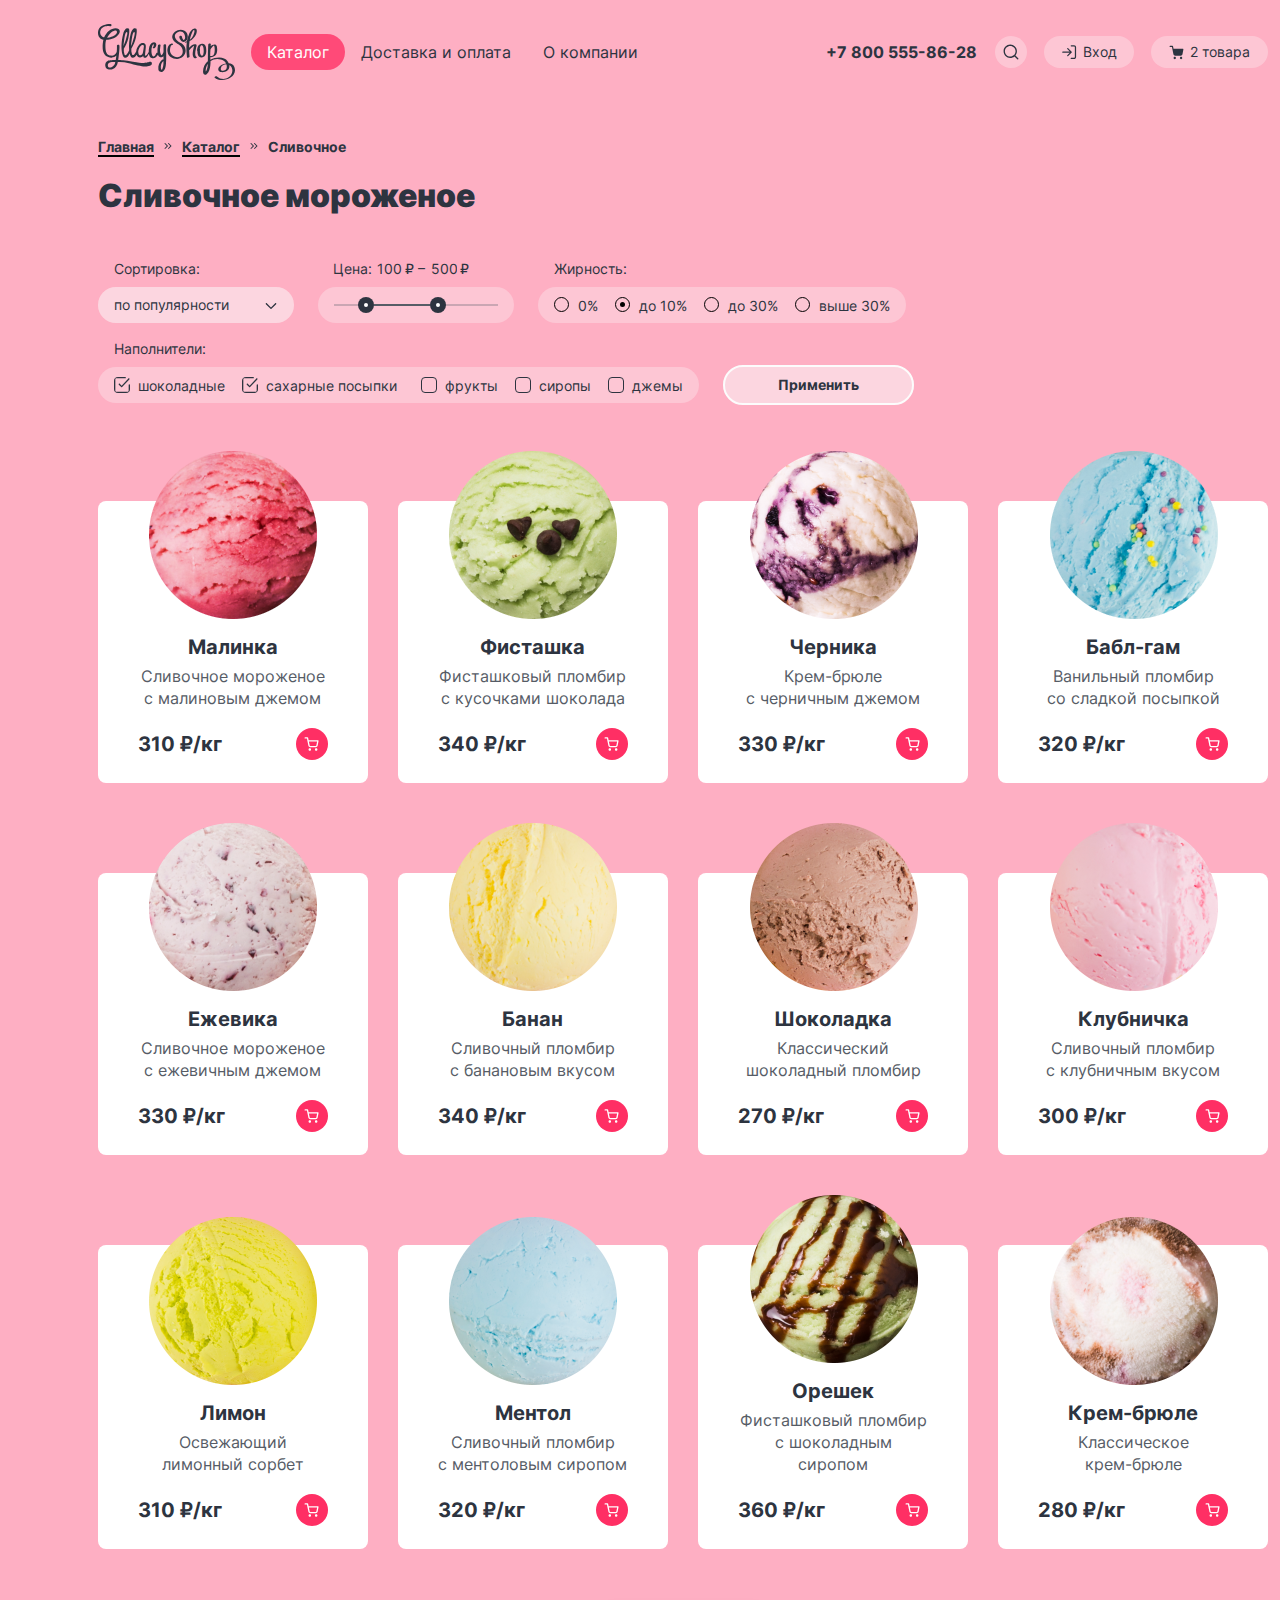
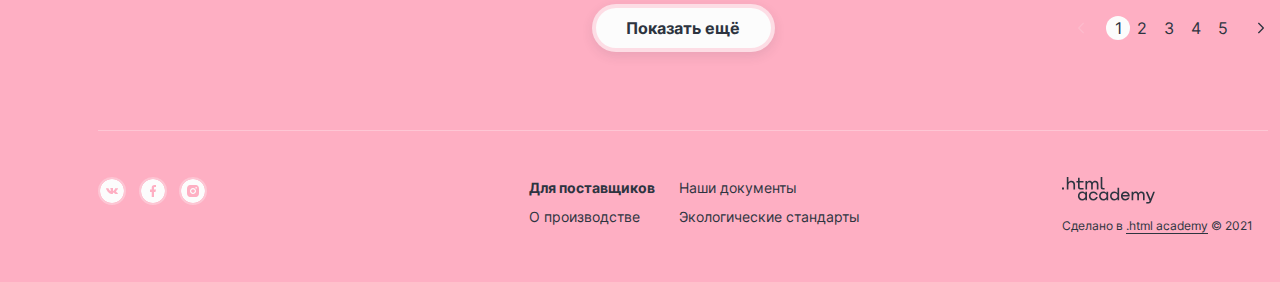
<file: catalog.html>
<!DOCTYPE html>
<html lang="ru">
  <head>
    <meta charset="utf-8">
    <title>HTML Academy: Глейси</title>
    <link rel="stylesheet" href="./styles/style.css">
    <link rel="icon" href="/favicon.png" sizes="32x32">
  </head>
  <body class="page-color-pink">
    <div class="page-container">
      <header class="page-header">
        <nav class="main-navigation inner-navigation">
          <a class="navigation-logo-link" href="./index.html">
            <svg class="logo" width="137" height="56" viewBox="0 0 137 56" fill="currentColor" xmlns="http://www.w3.org/2000/svg">
              <path d="M52.7904 37.7568C52.1339 37.6811 51.4697 37.7965 50.8761 38.0894C50.8761 38.0894 48.2048 40.3456 34.9912 37.7479C25.2769 35.8332 20.2283 36.031 20.2283 36.031C20.2283 36.031 21.8577 24.7949 21.4125 21.6488C21.3921 21.4168 21.2832 21.2017 21.1088 21.0492C20.9343 20.8966 20.7081 20.8183 20.4776 20.8309C19.507 20.8309 18.9194 21.2084 18.9194 21.7297C19.0026 23.8537 18.9282 25.9811 18.6968 28.0938C18.2934 29.2101 17.5362 30.1606 16.5428 30.7978C15.5493 31.4349 14.3753 31.7231 13.203 31.6175C8.97354 31.3208 8.08313 28.2467 7.70916 26.1522C7.33519 24.0578 7.1215 18.2061 8.2345 15.8151C8.2345 15.8151 14.6098 16.0398 18.6166 12.5881C22.6235 9.13636 22.3742 6.15207 20.4776 4.87565C18.581 3.59924 14.1379 3.82396 10.7276 6.97005C8.76961 8.69668 7.22335 10.8476 6.20438 13.2622C6.20438 13.2622 1.19139 12.1836 2.34002 6.89814C3.55987 1.37899 11.0304 2.02619 11.0304 2.02619C12.5886 2.33181 12.6598 2.47563 13.1763 1.95428C13.6927 1.43292 14.0667 0.0845968 11.618 0.00369719C9.16943 -0.0772024 1.82358 1.14528 0.416738 6.07117C-1.08805 11.3117 1.69002 15.06 5.42082 15.6443C5.42082 15.6443 3.38179 24.723 5.90164 29.2174C6.60015 30.6377 7.70101 31.8164 9.06442 32.6039C10.4278 33.3913 11.9923 33.7519 13.5591 33.64C15.0283 33.64 17.6283 32.813 18.3673 31.6175C18.3673 31.6175 18.0201 34.8355 17.7262 36.004C17.7262 36.004 11.5468 35.9231 9.61463 36.9029C6.32903 38.6557 7.01465 42.7636 8.27902 44.2198C9.34751 45.4603 12.5619 46.1345 14.8858 45.0288C16.2159 44.3827 17.3648 43.4109 18.2279 42.2021C19.091 40.9932 19.6409 39.5856 19.8276 38.1074C23.5873 37.9121 27.3537 38.3248 30.9844 39.3299C36.4782 40.9838 44.1268 42.5299 46.424 42.5299C48.7213 42.5299 53.5473 41.8648 53.8411 39.9321C54.0014 38.6557 53.5295 37.9906 52.7904 37.7568ZM14.1201 7.71613C14.1201 7.71613 17.0406 5.46892 18.4386 6.87118C18.7524 7.21293 18.9334 7.65767 18.9481 8.12348C18.9628 8.58928 18.8103 9.04477 18.5187 9.40603C17.931 10.1791 16.3817 12.624 9.02697 13.8375C9.02697 13.8375 11.342 9.73862 14.1201 7.71613ZM14.3605 42.6917C14.3605 42.6917 10.327 44.912 9.90847 41.9007C9.74678 41.2728 9.80359 40.6079 10.0694 40.0172C10.3352 39.4265 10.7939 38.9459 11.3687 38.6557C12.0722 38.3052 13.0338 37.8647 17.2276 38.0175C17.1806 38.9779 16.8929 39.9106 16.3915 40.7281C15.89 41.5456 15.1912 42.2212 14.3605 42.6917Z"/>
              <path d="M65.5143 21.3342C65.5143 23.3657 65.5143 25.3882 65.5143 27.4197C65.5143 27.4197 65.5143 27.4916 65.5143 27.5275C65.4439 28.3367 65.1812 29.1168 64.7486 29.8017C64.4751 30.2991 64.1198 30.746 63.6979 31.1231C63.226 31.5366 62.9143 30.6107 62.7363 30.2242C61.4986 27.6084 62.0952 24.1028 62.576 21.3612C62.7986 20.0488 60.163 20.3904 59.9582 21.5589C59.4779 23.8958 59.3132 26.2876 59.4685 28.6691C59.2351 28.6877 59.0082 28.7557 58.8026 28.8688C58.597 28.9818 58.4173 29.1374 58.2753 29.3253C57.8212 30.3051 56.4945 33.5591 54.8651 32.2557C53.6897 31.3568 53.5651 28.8938 53.4404 27.5186C53.2986 25.6122 53.5471 23.6967 54.1706 21.8915C54.1171 22.0443 55.1856 19.3477 55.6575 20.3544C55.7851 20.8342 55.8025 21.3371 55.7084 21.8246C55.6143 22.3122 55.4111 22.7717 55.1144 23.168C53.7165 24.2286 55.889 24.6691 56.7349 24.0219C58.3377 22.8084 59.4061 18.8893 56.6726 18.4218C53.5829 17.9005 51.8288 21.0466 51.1788 23.5455C50.8342 24.9806 50.6845 26.4562 50.7336 27.932C50.3062 28.6871 48.8637 31.1141 48.0179 31.5276C47.0206 32.0489 47.0384 31.3208 47.074 30.8534C47.1096 30.386 47.5548 26.2242 47.7953 23.4196C48.006 22.3063 47.8496 21.1539 47.35 20.1387C46.9672 19.3567 43.7884 17.6039 40.9925 20.8938C39.4175 22.6294 38.4536 24.8411 38.2501 27.186C38.0631 27.5635 37.8583 27.968 37.6179 28.4084C36.2823 30.8804 34.5994 31.9231 34.0029 30.2062C33.4028 28.4178 33.1754 26.5235 33.3351 24.6421C35.4098 21.3998 36.9327 17.8299 37.8405 14.0802C39.1761 8.09366 38.9268 5.11835 38.2056 4.61498C37.4843 4.1116 34.4214 2.87114 32.5782 10.233C31.2108 15.4712 30.7321 20.9054 31.1625 26.3051C30.8775 26.9163 30.5214 27.6534 30.0673 28.4893C28.7317 30.9613 27.0577 32.004 26.4522 30.2871C25.8642 28.4962 25.6489 26.6019 25.82 24.723C27.8948 21.4807 29.4176 17.9108 30.3255 14.1611C31.7056 8.09366 31.4296 5.11835 30.7084 4.61498C29.9871 4.1116 26.9241 2.87114 25.0899 10.233C23.2557 17.5949 22.8906 25.6219 24.6447 31.0152C24.6447 31.0152 25.6063 34.0534 27.405 33.8287C28.8919 33.64 30.6638 32.1658 31.7056 29.4152C31.8234 29.9558 31.969 30.4899 32.1419 31.0152C32.1419 31.0152 33.1036 34.0534 34.9022 33.8287C36.122 33.6759 37.5734 32.6422 38.5885 30.7545C39.2206 32.3995 40.583 33.7568 42.3371 33.4512C44.7144 33.0197 45.2042 31.7163 45.2042 31.7163C45.2042 31.7163 45.1596 33.8557 46.6822 33.8557C48.0357 33.8557 49.1131 33.0557 50.1815 31.0152C50.5466 30.3231 50.7603 29.9186 50.8761 29.6849C51.1877 31.6175 51.9802 33.3343 53.5473 34.0265C56.2185 35.195 58.5514 32.9748 59.9226 30.7815C60.0983 31.3101 60.385 31.7941 60.763 32.2005C61.1411 32.607 61.6015 32.9263 62.113 33.1366C62.6961 33.3216 63.3182 33.3414 63.9117 33.194C64.5052 33.0466 65.0472 32.7376 65.4787 32.3006V35.4647C64.9905 35.4385 64.5069 35.5708 64.0986 35.8422C62.7354 36.9714 61.6781 38.4311 61.0257 40.0848C60.3732 41.7386 60.1469 43.5324 60.3678 45.2985C60.4054 45.7763 60.5596 46.2373 60.8166 46.6403C61.0736 47.0433 61.4255 47.3759 61.8408 47.6082C62.2561 47.8405 62.7219 47.9654 63.1967 47.9718C63.6714 47.9781 64.1403 47.8657 64.5616 47.6446C67.3219 46.4311 67.7403 42.2513 67.9719 39.6984C68.5328 33.5591 68.0965 27.168 68.0965 21.0106C68.0965 19.878 65.5143 20.4084 65.5143 21.3342ZM26.933 11.2667C27.5474 8.88468 28.1173 7.93186 28.7138 7.93186C29.3104 7.93186 29.5419 8.57007 29.1234 10.6285C28.347 14.5766 27.1251 18.4219 25.4817 22.0893C25.4817 22.0893 26.3187 13.6578 26.933 11.2667ZM34.4303 11.2667C35.0446 8.88468 35.6145 7.93186 36.1665 7.93186C36.7186 7.93186 37.0035 8.57007 36.585 10.6285C36.1665 12.687 34.8042 18.3769 32.9433 22.0893C32.9433 22.0893 33.8337 13.6578 34.4303 11.2667ZM45.8809 22.4758C45.8096 22.9972 45.4713 26.332 44.9905 28.1298C44.5097 29.9276 44.1802 30.5658 42.7377 31.186C41.2953 31.8062 40.5652 29.9096 40.5652 29.9096C39.5412 27.0332 40.9124 24.5163 42.0521 22.7904C43.1919 21.0646 44.3405 20.9118 44.9994 20.9927C45.1538 21.0315 45.299 21.1008 45.4269 21.1964C45.5548 21.292 45.6627 21.4121 45.7446 21.5498C45.8265 21.6876 45.8806 21.8402 45.904 21.9991C45.9274 22.158 45.9195 22.32 45.8809 22.4758ZM65.4431 38.6557C65.4968 41.0723 65.0162 43.4706 64.0363 45.676C63.413 45.8019 63.1459 45.5682 62.9322 44.5614C62.7852 43.5933 62.7852 42.6082 62.9322 41.64C63.2234 39.8616 64.0946 38.2324 65.4075 37.0108C65.452 37.5771 65.452 38.1254 65.4431 38.6557Z"/>
              <path d="M82.1827 18.7904C81.0246 18.2746 79.9791 17.5325 79.1065 16.6069C78.2339 15.6812 77.5514 14.5903 77.0985 13.3971C75.9588 9.96334 79.6985 7.42848 82.6814 7.58129C85.6642 7.73411 87.2581 10.8353 87.1334 13.6128C87.08 14.5926 86.4656 16.8039 85.2635 15.6533C84.4686 14.7424 83.982 13.5994 83.8745 12.3903C83.6964 11.3027 81.1143 11.9499 81.2923 13.0915C81.8088 16.3814 85.317 20.0039 88.3265 16.5612C88.9423 15.7817 89.3753 14.8717 89.5932 13.8992C89.8111 12.9268 89.8081 11.9172 89.5845 10.9461C89.361 9.97503 88.9226 9.0676 88.3023 8.29184C87.6819 7.51608 86.8957 6.89211 86.0026 6.46668C83.9878 5.67463 81.7597 5.6312 79.7161 6.34414C77.6725 7.05707 75.9463 8.47997 74.8458 10.3588C72.415 14.7184 77.2944 18.9792 80.7492 20.5342C86.2964 23.5275 86.5012 33.1635 79.1286 33.2265C77.6141 33.1914 76.1463 32.6895 74.9224 31.7881C73.6985 30.8867 72.7769 29.629 72.2814 28.1837C71.7739 26.6736 72.0321 21.3972 74.0622 20.9927C75.6739 20.678 75.2376 19.1949 73.6616 19.4735C70.3581 20.1207 69.1383 24.4264 69.4588 27.4377C69.9753 32.2377 74.4273 34.9254 78.9239 34.8894C80.9132 34.9471 82.8598 34.3 84.426 33.0604C85.9922 31.8208 87.0792 30.0669 87.4985 28.1028C87.8293 26.1682 87.4788 24.1777 86.5079 22.4767C85.5369 20.7757 84.0067 19.4715 82.1827 18.7904Z"/>
              <path d="M98.7265 33.0737C96.1888 31.6714 97.6402 26.2691 98.0231 24.1927C98.2724 22.8533 99.4032 20.7859 97.5868 20.3275C95.4587 19.8061 92.9299 21.8466 91.1046 23.7972C91.1031 21.5468 91.2668 19.2994 91.5943 17.0735C94.41 15.6553 96.6644 13.3129 97.9875 10.4308C99.145 8.09366 99.7148 3.23968 95.797 4.65992C92.2354 5.91836 91.0156 10.0532 89.9026 13.3701C89.482 14.6531 89.1576 15.9662 88.932 17.2982C88.5769 17.4488 88.2143 17.5808 87.8457 17.6937C86.3677 18.1612 86.5635 18.9612 88.0594 18.4938L88.7806 18.26C88.0683 23.3028 88.5491 28.5882 89.0032 33.5411C89.0032 34.0265 91.6745 33.5411 91.5765 32.8399C91.3806 30.6287 91.2115 28.4174 91.1402 26.2242C91.3552 26.1607 91.5491 26.0395 91.7012 25.8736C92.5205 24.8353 93.4391 23.8808 94.4436 23.0241C94.7108 22.7814 94.9868 22.5567 95.2628 22.341L95.6724 22.0354C96.269 21.5589 96.3847 21.55 96.0107 22.0354C95.8712 22.8925 95.6869 23.7417 95.4587 24.5792C94.969 27.2759 93.5621 32.5703 96.6518 34.2692C97.3196 34.6108 99.7237 33.604 98.7265 33.0737ZM92.9477 11.4016C93.2238 10.6015 93.5888 9.81053 93.9272 9.03749C94.3457 8.06669 95.4676 4.74981 96.2779 6.34083C96.9279 7.60826 95.9039 9.68468 95.4498 10.8982C94.7348 12.7954 93.4994 14.4479 91.8882 15.6623C92.148 14.22 92.5019 12.7967 92.9477 11.4016Z"/>
              <path d="M108.298 26.7725C108.298 23.8151 107.969 20.0219 104.47 19.7072C100.632 19.3567 99.1272 23.4107 99.0737 26.4399C99.0682 26.5471 99.0951 26.6535 99.1507 26.745C99.2063 26.8364 99.2882 26.9087 99.3854 26.9523C99.3854 29.7837 100.062 33.4782 103.401 33.4152C107.123 33.3613 108.298 30.0804 108.298 26.7725ZM103.846 31.6984C101.674 30.7995 101.87 27.0152 102.012 25.1904C102.025 25.0987 102.012 25.0051 101.974 24.9207C101.936 24.8363 101.875 24.7646 101.798 24.714C102.066 22.9163 102.76 20.2196 104.345 21.5589C105.609 22.6556 105.636 25.2893 105.698 26.8084C105.752 27.8691 105.618 32.3635 103.855 31.6984H103.846Z"/>
              <path d="M136.346 42.9973C135.349 40.4086 133.158 39.4018 130.745 39.2939C130.476 38.6368 130.139 38.0101 129.739 37.4243C126.258 32.2197 117.995 32.9298 112.394 35.6265C112.394 34.8085 112.314 33.9905 112.278 33.1725C113.393 33.2634 114.511 33.063 115.527 32.5907C116.542 32.1184 117.42 31.39 118.075 30.4759C119.562 28.3276 119.348 24.5163 118.761 22.1073C118.209 19.8421 116.018 20.2466 114.371 21.0016C113.765 21.2914 113.206 21.6734 112.715 22.1342C112.715 21.532 112.813 20.9207 112.857 20.3365C112.955 18.9522 110.328 19.3027 110.239 20.5252C109.83 26.0893 109.972 31.6354 109.848 37.1906C108.268 38.5011 107.013 40.1661 106.182 42.0528C105.352 43.9395 104.97 45.9959 105.066 48.0581C105.066 50.0985 106.785 51.6536 108.628 50.1974C111.201 48.2019 111.985 44.2378 112.341 41.2086C112.487 39.8566 112.534 38.4956 112.483 37.1366C114.491 35.8074 116.836 35.0919 119.237 35.0759C121.638 35.06 123.993 35.7443 126.017 37.0467C126.887 37.6665 127.583 38.5025 128.039 39.4737C126.615 39.7308 125.232 40.1782 123.925 40.8041C122.402 41.5412 120.141 43.285 120.248 45.2356C120.23 45.8528 120.423 46.4573 120.794 46.9481C121.166 47.439 121.692 47.7863 122.287 47.9322C122.368 47.9738 122.455 48.0011 122.545 48.0131C128.012 48.912 132.081 45.6491 131.298 41.0558C133.969 42.5209 134.957 45.9187 134.013 48.8401C131.885 55.402 123.693 56.8671 118.921 52.4806C118.404 52.0132 116.081 53.0019 116.49 53.3795C123.382 59.7346 140.549 53.8559 136.346 42.9973ZM109.687 41.4063C109.612 42.9935 109.269 44.556 108.672 46.0266C108.45 46.521 108.209 46.9974 107.951 47.4648C107.951 47.4648 107.72 47.5187 107.675 46.8176C107.671 44.2993 108.395 41.8345 109.759 39.7254C109.741 40.2827 109.723 40.849 109.687 41.4063ZM112.474 25.3522C112.526 25.308 112.571 25.2565 112.608 25.1994C113.086 24.3855 113.654 23.6287 114.3 22.9432C114.766 22.4084 115.309 21.9478 115.911 21.5769C116.196 21.7207 116.49 22.4758 116.597 23.4916C116.873 25.9904 116.989 32.5703 113.089 31.9501C112.785 31.9364 112.481 31.9885 112.198 32.1029C112.189 29.8197 112.314 27.5905 112.474 25.3522ZM124.121 46.6918H124.067C122.572 46.3322 122.732 44.894 122.928 43.9232C123.364 41.649 126.106 40.4265 128.368 40.3277C129.517 43.5636 128.635 47.4378 124.121 46.6918Z"/>
            </svg>
          </a>
          <ul class="navigation-list">
            <li class="navigation-item">
              <a class="navigation-link navigation-catalog-link navigation-link-current" href="#">Каталог</a>
              <div class="popover-catalog popover-catalog-off">
                <ul class="popover-catalog-list popover-catalog-list-new">
                  <li class="popover-catalog-item popover-catalog-item-new">
                    <a class="popover-catalog-link popover-catalog-link-new" href="#">
                      Новинки
                    </a>
                    <div class="popover-catalog-decor"></div>
                  </li>
                </ul>
                <ul class="popover-catalog-list">
                  <li class="popover-catalog-item">
                    <a class="popover-catalog-link" href="#" target="blanck">
                      Сливочное
                    </a>
                  </li>
                  <li class="popover-catalog-item">
                    <a class="popover-catalog-link" href="#">
                      Щербеты
                    </a>
                  </li>
                  <li class="popover-catalog-item">
                    <a class="popover-catalog-link" href="#">
                      Фруктовый лед
                    </a>
                  </li>
                  <li class="popover-catalog-item">
                    <a class="popover-catalog-link" href="#">
                      Мелорин
                    </a>
                  </li>
                </ul>
              </div>
            </li>
            <li class="navigation-item">
              <a class="navigation-link" href="#">Доставка и оплата</a>
            </li>
            <li class="navigation-item">
              <a class="navigation-link" href="#">О компании</a>
            </li>
          </ul>
          <ul class="navigation-user-list">
            <li class="navigation-item navigation-user-item">
              <a class="navigation-link navigation-phone-link" href="tel:+78005558628" target="blanck">+7 800 555-86-28</a>
            </li>
            <li class="navigation-item navigation-user-item">
              <a class="navigation-link-search" href="#">
                <svg width="16" height="16" viewBox="0 0 16 16" fill="none" xmlns="http://www.w3.org/2000/svg">
                  <path fill-rule="evenodd" clip-rule="evenodd" d="M1.91286 7.24625C1.91286 4.30073 4.30068 1.91292 7.2462 1.91292C10.1917 1.91292 12.5795 4.30073 12.5795 7.24625C12.5795 8.68547 12.0095 9.99154 11.0828 10.951C11.0582 10.9695 11.0346 10.99 11.0123 11.0124C10.9899 11.0347 10.9694 11.0583 10.9509 11.0829C9.99146 12.0095 8.6854 12.5796 7.2462 12.5796C4.30068 12.5796 1.91286 10.1918 1.91286 7.24625ZM11.4653 12.4082C10.3161 13.3487 8.84703 13.9129 7.2462 13.9129C3.5643 13.9129 0.579529 10.9281 0.579529 7.24625C0.579529 3.56435 3.5643 0.579582 7.2462 0.579582C10.9281 0.579582 13.9129 3.56435 13.9129 7.24625C13.9129 8.84711 13.3486 10.3162 12.4081 11.4654L15.2176 14.2749C15.4779 14.5352 15.4779 14.9573 15.2176 15.2177C14.9572 15.478 14.5351 15.478 14.2748 15.2177L11.4653 12.4082Z" fill="#2D3440"/>
                </svg>
              </a>
              <div class="popover-search popover-search-off">
                <label class="popover-search-label" for="popover-search"><span class="visually-hidden">Поиск по сайту</span></label>
                <input class="popover-search-input" id="popover-search" type="text" placeholder="Поиск по сайту">
                <button class="popover-search-close">
                  <svg width="16" height="16" viewBox="0 0 16 16" fill="currenColor" xmlns="http://www.w3.org/2000/svg">
                    <g opacity="0.4">
                      <path fill-rule="evenodd" clip-rule="evenodd" d="M12.803 4.13807C13.0634 3.87772 13.0634 3.45561 12.803 3.19526C12.5427 2.93491 12.1206 2.93491 11.8602 3.19526L7.99914 7.05633L4.13807 3.19526C3.87772 2.93491 3.45561 2.93491 3.19526 3.19526C2.93491 3.45561 2.93491 3.87772 3.19526 4.13807L7.05633 7.99914L3.19526 11.8602C2.93491 12.1206 2.93491 12.5427 3.19526 12.803C3.45561 13.0634 3.87772 13.0634 4.13807 12.803L7.99914 8.94195L11.8602 12.803C12.1206 13.0634 12.5427 13.0634 12.803 12.803C13.0634 12.5427 13.0634 12.1206 12.803 11.8602L8.94195 7.99914L12.803 4.13807Z"/>
                    </g>
                  </svg>
                </button>
              </div>
            </li>
            <li class="navigation-item navigation-user-item">
              <a class="navigation-link-log-in" href="#">
                <svg class="log-in-icon" width="16" height="16" viewBox="0 0 16 16" fill="none" xmlns="http://www.w3.org/2000/svg">
                  <path fill-rule="evenodd" clip-rule="evenodd" d="M9.20837 0.874999C9.20837 0.506809 9.50685 0.208332 9.87504 0.208332H12.875C13.4497 0.208332 14.0008 0.436605 14.4071 0.842934C14.8134 1.24926 15.0417 1.80036 15.0417 2.375V12.875C15.0417 13.4496 14.8134 14.0007 14.4071 14.4071C14.0008 14.8134 13.4497 15.0417 12.875 15.0417H9.87504C9.50685 15.0417 9.20837 14.7432 9.20837 14.375C9.20837 14.0068 9.50685 13.7083 9.87504 13.7083H12.875C13.0961 13.7083 13.308 13.6205 13.4643 13.4643C13.6206 13.308 13.7084 13.096 13.7084 12.875V2.375C13.7084 2.15399 13.6206 1.94202 13.4643 1.78574C13.308 1.62946 13.0961 1.54167 12.875 1.54167H9.87504C9.50685 1.54167 9.20837 1.24319 9.20837 0.874999ZM5.65359 3.40359C5.91394 3.14324 6.33605 3.14324 6.5964 3.40359L10.3418 7.14903C10.4652 7.27002 10.5417 7.43857 10.5417 7.625C10.5417 7.81143 10.4652 7.97999 10.3418 8.10098L6.5964 11.8464C6.33605 12.1068 5.91394 12.1068 5.65359 11.8464C5.39324 11.5861 5.39324 11.1639 5.65359 10.9036L8.26552 8.29167H0.875041C0.506851 8.29167 0.208374 7.99319 0.208374 7.625C0.208374 7.25681 0.506851 6.95833 0.875041 6.95833H8.26552L5.65359 4.3464C5.39324 4.08605 5.39324 3.66394 5.65359 3.40359Z" fill="#2D3440"/>
                </svg>
                Вход
              </a>
              <div class="popover-log-in popover-log-in-off">
                <h3 class="popover-log-in-title">Личный кабинет</h3>
                <form class="popover-log-in-form" action="#" method="post">
                  <label class="popover-log-in-label"><span class="visually-hidden">Введите Ваш email</span>
                    <input class="popover-log-in-input" type="email" placeholder="email@example.com">
                  </label>
                  <label class="popover-log-in-label"><span class="visually-hidden">Введите Ваш пароль</span>
                    <input class="popover-log-in-input log-in-input-password" type="password" value="123456">
                  </label>
                  <label class="popover-log-in-label popover-log-in-label-submit" for="popover-submit"><span class="visually-hidden">Войдите в Ваш кабинет</span></label>
                  <input class="popover-log-in-submit" id="popover-submit" type="submit" value="Войти">
                </form>
                <div class="popover-log-in-link-wrapper">
                  <a class="popover-log-in-link">Забыли пароль?</a>
                  <a class="popover-log-in-link">Регистрация</a>
                </div>
              </div>
            </li>
            <li class="navigation-item navigation-user-item">
              <a class="navigation-link-basket navigation-link-basket-full" href="#">
                <svg class="log-in-icon" width="17" height="16" viewBox="0 0 17 16" fill="none" xmlns="http://www.w3.org/2000/svg">
                  <path fill-rule="evenodd" clip-rule="evenodd" d="M0.645752 1.15641C0.645752 0.788223 0.944229 0.489746 1.31242 0.489746H3.91987C4.23762 0.489746 4.51121 0.714003 4.57357 1.02557L5.11867 3.74906H15.6534C15.8521 3.74906 16.0404 3.83767 16.167 3.99076C16.2937 4.14384 16.3455 4.34544 16.3082 4.54061L15.2653 10.0097L15.2643 10.0147L15.2643 10.0147C15.1742 10.4683 14.9275 10.8757 14.5672 11.1657C14.2088 11.4542 13.7609 11.6082 13.301 11.601H6.97627C6.5164 11.6082 6.06842 11.4542 5.71003 11.1657C5.34996 10.8759 5.10325 10.4686 5.01307 10.0153L5.01296 10.0147L3.9242 4.57495C3.91972 4.5567 3.916 4.53816 3.91307 4.51936L3.37341 1.82308H1.31242C0.944229 1.82308 0.645752 1.5246 0.645752 1.15641ZM6.52837 12.8757C5.80043 12.8757 5.21031 13.4658 5.21031 14.1938C5.21031 14.9217 5.80043 15.5118 6.52837 15.5118C7.25632 15.5118 7.84644 14.9217 7.84644 14.1938C7.84644 13.4658 7.25632 12.8757 6.52837 12.8757ZM13.6984 12.8757C12.9704 12.8757 12.3803 13.4658 12.3803 14.1938C12.3803 14.9217 12.9704 15.5118 13.6984 15.5118C14.4263 15.5118 15.0164 14.9217 15.0164 14.1938C15.0164 13.4658 14.4263 12.8757 13.6984 12.8757Z" fill="#2D3440"/>
                </svg>
                2 товара
              </a>
              <div class="popover-basket-full">
                <h3 class="popover-log-in-title">Корзина</h3>
                <ul class="popover-basket-list">
                  <li class="popover-basket-item">
                    <div class="popover-basket-link">
                      <img class="popover-basket-img" src="./images/jpg/mursmallow-basket-1.jpg" width="46" height="46" alt="Малиновое мороженное в карзине">
                      <div class="title-description-wrapper">
                        <h4 class="popover-basket-title">Малинка</h4>
                        <p class="popover-basket-description">1 кг х 310 ₽</p>
                      </div>
                      <span class="popover-basket-price">310 ₽</span>
                      <button class="popover-basket-delete" type="button">
                        <svg width="16" height="16" viewBox="0 0 16 16" fill="none" xmlns="http://www.w3.org/2000/svg">
                          <g opacity="0.4">
                            <path fill-rule="evenodd" clip-rule="evenodd" d="M12.803 4.13807C13.0634 3.87772 13.0634 3.45561 12.803 3.19526C12.5427 2.93491 12.1206 2.93491 11.8602 3.19526L7.99914 7.05633L4.13807 3.19526C3.87772 2.93491 3.45561 2.93491 3.19526 3.19526C2.93491 3.45561 2.93491 3.87772 3.19526 4.13807L7.05633 7.99914L3.19526 11.8602C2.93491 12.1206 2.93491 12.5427 3.19526 12.803C3.45561 13.0634 3.87772 13.0634 4.13807 12.803L7.99914 8.94195L11.8602 12.803C12.1206 13.0634 12.5427 13.0634 12.803 12.803C13.0634 12.5427 13.0634 12.1206 12.803 11.8602L8.94195 7.99914L12.803 4.13807Z" fill="#2D3440"/>
                          </g>
                        </svg>
                      </button>
                    </div>
                  </li>
                  <li class="popover-basket-item">
                    <div class="popover-basket-link">
                      <img class="popover-basket-img" src="./images/jpg/mursmallow-basket-2.jpg" width="46" height="46" alt="Малиновое мороженное в карзине">
                      <div class="title-description-wrapper">
                        <h4 class="popover-basket-title">Бабл-гам</h4>
                        <p class="popover-basket-description">1,5 кг х 320 ₽</p>
                      </div>
                      <span class="popover-basket-price">480 ₽</span>
                      <button class="popover-basket-delete" type="button">
                        <svg width="16" height="16" viewBox="0 0 16 16" fill="none" xmlns="http://www.w3.org/2000/svg">
                          <g opacity="0.4">
                            <path fill-rule="evenodd" clip-rule="evenodd" d="M12.803 4.13807C13.0634 3.87772 13.0634 3.45561 12.803 3.19526C12.5427 2.93491 12.1206 2.93491 11.8602 3.19526L7.99914 7.05633L4.13807 3.19526C3.87772 2.93491 3.45561 2.93491 3.19526 3.19526C2.93491 3.45561 2.93491 3.87772 3.19526 4.13807L7.05633 7.99914L3.19526 11.8602C2.93491 12.1206 2.93491 12.5427 3.19526 12.803C3.45561 13.0634 3.87772 13.0634 4.13807 12.803L7.99914 8.94195L11.8602 12.803C12.1206 13.0634 12.5427 13.0634 12.803 12.803C13.0634 12.5427 13.0634 12.1206 12.803 11.8602L8.94195 7.99914L12.803 4.13807Z" fill="#2D3440"/>
                          </g>
                        </svg>
                      </button>
                    </div>
                  </li>
                </ul>
                <p class="by-total-wrapper">
                  <a class="popover-basket-by-button" href="#">Оформить заказ</a>
                  <span class="popover-basket-by-total">Итого: 790 ₽</span>
                </p>
              </div>
            </li>
          </ul>
        </nav>
      </header>
      <main class="main-inner">
        <nav class="page-breadcrumbs">
          <ul class="breadcrumbs-list">
            <li class="breadcrumbs-item">
              <a class="breadcrumbs-link breadcrumbs-link-active" href="#">Главная</a>
            </li>
            <li class="breadcrumbs-item">
              <a class="breadcrumbs-link breadcrumbs-link-active" href="#">Каталог</a>
            </li>
            <li class="breadcrumbs-item">
              <a class="breadcrumbs-link">Сливочное</a>
            </li>
          </ul>
          <h1 class="page-title">Сливочное мороженое</h1>
        </nav>
        <section class="sorting">
          <form class="sorting-form">
            <fieldset class="sorting-fieldset">
              <legend class="sorting-legend">Сортировка:</legend>
              <ul class="sorting-list sorting-list-select">
                <li class="sorting-item">
                  <label class="label-sorting-wrapper"><span class="visually-hidden">Сортировка:</span>
                    <select class="sorting-select">
                      <option class="sorting-option">по популярности</option>
                      <option class="sorting-option">по цене</option>
                      <option class="sorting-option">по жирности</option>
                    </select>
                  </label>
                </li>
              </ul>
            </fieldset>
            <fieldset class="sorting-fieldset sorting-fieldset-range">
              <p class="range-input-wrapper">
                <label class="range-input-price-description range-label" for="input-price">Цена:</label>
                <input class="range-input-price" id="input-price" type="number" placeholder="100" step="10">
                <span class="range-input-price-description cash-description-min">₽</span>
                <span class="range-input-price-description cash-description-line">–</span>
                <input class="range-input-price" type="number" placeholder="500" step="10">
                <span class="range-input-price-description cash-description-max">₽</span>
              </p>
              <label class="label-sorting-wrapper"><span class="visually-hidden">выбирите диапозон цен</span></label>
              <ul class="sorting-list sorting-list-price">
                <li class="sorting-item">
                  <div class="range-line">
                    <div class="range-scale">
                      <button class="range-button range-button-min"></button>
                      <button class="range-button range-button-max"></button>
                    </div>
                  </div>
                </li>
              </ul>
            </fieldset>
            <fieldset class="sorting-fieldset sorting-fieldset-range">
              <legend class="sorting-legend">Жирность:</legend>
              <ul class="sorting-list">
                <li class="sorting-item">
                  <label class="sorting-label">
                    <input class="sorting-input visually-hidden" name="pig" type="radio"  value="0%">
                    <span class="control-mark"></span>
                    0%
                  </label>
                </li>
                <li class="sorting-item">
                  <label class="sorting-label">
                    <input class="sorting-input visually-hidden" name="pig" type="radio"  value="до 10%" checked>
                    <span class="control-mark"></span>
                    до 10%
                  </label>
                </li>
                <li class="sorting-item">
                  <label class="sorting-label">
                    <input class="sorting-input visually-hidden" name="pig" type="radio"  value="до 30%">
                    <span class="control-mark"></span>
                    до 30%
                  </label>
                </li>
                <li class="sorting-item">
                  <label class="sorting-label">
                    <input class="sorting-input visually-hidden" name="pig" type="radio"  value="выше 30%">
                    <span class="control-mark"></span>
                    выше 30%
                  </label>
                </li>
              </ul>
            </fieldset>
            <fieldset class="sorting-fieldset">
              <legend class="sorting-legend">Наполнители:</legend>
              <ul class="sorting-list">
                <li class="sorting-item">
                  <label class="sorting-label">
                    <input class="sorting-input visually-hidden" name="choklad" type="checkbox"  value="шоколадные" checked>
                    <span class="control-mark"></span>
                    шоколадные
                  </label>
                </li>
                <li class="sorting-item sorting-item-deferrent">
                  <label class="sorting-label">
                    <input class="sorting-input visually-hidden" name="sugar" type="checkbox"  value="сахарные посыпки" checked>
                    <span class="control-mark"></span>
                    сахарные посыпки
                  </label>
                </li>
                <li class="sorting-item">
                  <label class="sorting-label">
                    <input class="sorting-input visually-hidden" name="fruts" type="checkbox"  value="фрукты">
                    <span class="control-mark"></span>
                    фрукты
                  </label>
                </li>
                <li class="sorting-item">
                  <label class="sorting-label">
                    <input class="sorting-input visually-hidden" name="sirops" type="checkbox"  value="сиропы">
                    <span class="control-mark"></span>
                    сиропы
                  </label>
                </li>
                <li class="sorting-item">
                  <label class="sorting-label">
                    <input class="sorting-input visually-hidden" name="jam" type="checkbox"  value="джемы">
                    <span class="control-mark"></span>
                    джемы
                  </label>
                </li>
              </ul>
            </fieldset>
            <ul class="sorting-list sorting-item-button">
              <li class="sorting-item">
                <input class="sorting-submite" type="submit" value="Применить">
              </li>
            </ul>
          </form>
        </section>
        <section class="sorting-resolts">
          <h2 class="visually-hidden">Рузультаты сортировки</h2>
          <ul class="sorting-resolts-list">
            <li class="popular-testy-item product-card">
              <img class="popular-testy-card-img" src="./images/png/pink-circle.png" alt="Сливочное мороженое с малиновым джемом">
              <h3 class="popular-testy-card-title">Малинка</h3>
              <p class="popular-testy-card-description">Сливочное мороженое с малиновым джемом</p>
              <div class="price-by-wrapper">
                <span class="price">310 ₽/кг</span>
                <a class="button-by" href="#">
                  <svg class="button-by-img" width="15" height="14" viewBox="0 0 15 14" fill="currentColor" xmlns="http://www.w3.org/2000/svg">
                    <path fill-rule="evenodd" clip-rule="evenodd" d="M1.16667 0.25C0.798477 0.25 0.5 0.548477 0.5 0.916667C0.5 1.28486 0.798477 1.58333 1.16667 1.58333H2.93794L3.40537 3.91872C3.40821 3.93667 3.41176 3.95438 3.416 3.97182L4.38338 8.80515L4.3835 8.80571C4.46706 9.22572 4.69562 9.60299 5.02921 9.87153C5.36111 10.1387 5.77595 10.2813 6.20183 10.2748H11.8225C12.2484 10.2813 12.6633 10.1387 12.9952 9.87153C13.3289 9.60287 13.5575 9.22538 13.641 8.80515L13.641 8.80515L13.642 8.80016L14.5691 3.93872C14.6063 3.74355 14.5545 3.54195 14.4279 3.38887C14.3012 3.23578 14.1129 3.14716 13.9142 3.14716H4.61072L4.1381 0.785829C4.07574 0.474257 3.80215 0.25 3.4844 0.25H1.16667ZM5.69098 8.54444L4.87759 4.4805H13.1084L12.3328 8.54736C12.31 8.65988 12.2485 8.7609 12.1591 8.83291C12.0691 8.90535 11.9565 8.94383 11.841 8.94162L11.841 8.94149H11.8282H6.19614V8.94137L6.18337 8.94162C6.06787 8.94383 5.95528 8.90535 5.8653 8.83291C5.77531 8.76048 5.71368 8.6587 5.69117 8.5454L5.69098 8.54444ZM4.55739 12.5054C4.55739 11.8175 5.1151 11.2597 5.80307 11.2597C6.49105 11.2597 7.04876 11.8175 7.04876 12.5054C7.04876 13.1934 6.49105 13.7511 5.80307 13.7511C5.1151 13.7511 4.55739 13.1934 4.55739 12.5054ZM10.9307 12.5054C10.9307 11.8175 11.4884 11.2597 12.1764 11.2597C12.8644 11.2597 13.4221 11.8175 13.4221 12.5054C13.4221 13.1934 12.8644 13.7511 12.1764 13.7511C11.4884 13.7511 10.9307 13.1934 10.9307 12.5054Z"/>
                  </svg>
                </a>
              </div>
            </li>
            <li class="popular-testy-item product-card">
              <img class="popular-testy-card-img" src="./images/png/choklad-circle.png" alt="Фисташковый пломбир с кусочками шоколада">
              <h3 class="popular-testy-card-title">Фисташка</h3>
              <p class="popular-testy-card-description">Фисташковый пломбир с кусочками шоколада</p>
              <div class="price-by-wrapper">
                <span class="price">340 ₽/кг</span>
                <a class="button-by" href="#">
                  <svg class="button-by-img" width="15" height="14" viewBox="0 0 15 14" fill="currentColor" xmlns="http://www.w3.org/2000/svg">
                    <path fill-rule="evenodd" clip-rule="evenodd" d="M1.16667 0.25C0.798477 0.25 0.5 0.548477 0.5 0.916667C0.5 1.28486 0.798477 1.58333 1.16667 1.58333H2.93794L3.40537 3.91872C3.40821 3.93667 3.41176 3.95438 3.416 3.97182L4.38338 8.80515L4.3835 8.80571C4.46706 9.22572 4.69562 9.60299 5.02921 9.87153C5.36111 10.1387 5.77595 10.2813 6.20183 10.2748H11.8225C12.2484 10.2813 12.6633 10.1387 12.9952 9.87153C13.3289 9.60287 13.5575 9.22538 13.641 8.80515L13.641 8.80515L13.642 8.80016L14.5691 3.93872C14.6063 3.74355 14.5545 3.54195 14.4279 3.38887C14.3012 3.23578 14.1129 3.14716 13.9142 3.14716H4.61072L4.1381 0.785829C4.07574 0.474257 3.80215 0.25 3.4844 0.25H1.16667ZM5.69098 8.54444L4.87759 4.4805H13.1084L12.3328 8.54736C12.31 8.65988 12.2485 8.7609 12.1591 8.83291C12.0691 8.90535 11.9565 8.94383 11.841 8.94162L11.841 8.94149H11.8282H6.19614V8.94137L6.18337 8.94162C6.06787 8.94383 5.95528 8.90535 5.8653 8.83291C5.77531 8.76048 5.71368 8.6587 5.69117 8.5454L5.69098 8.54444ZM4.55739 12.5054C4.55739 11.8175 5.1151 11.2597 5.80307 11.2597C6.49105 11.2597 7.04876 11.8175 7.04876 12.5054C7.04876 13.1934 6.49105 13.7511 5.80307 13.7511C5.1151 13.7511 4.55739 13.1934 4.55739 12.5054ZM10.9307 12.5054C10.9307 11.8175 11.4884 11.2597 12.1764 11.2597C12.8644 11.2597 13.4221 11.8175 13.4221 12.5054C13.4221 13.1934 12.8644 13.7511 12.1764 13.7511C11.4884 13.7511 10.9307 13.1934 10.9307 12.5054Z"/>
                  </svg>
                </a>
              </div>
            </li>
            <li class="popular-testy-item product-card">
              <img class="popular-testy-card-img" src="./images/png/blueberry-circle.png" alt="Крем-брюле
              с черничным джемом">
              <h3 class="popular-testy-card-title">Черника</h3>
              <p class="popular-testy-card-description">Крем-брюле<br>
                с черничным джемом
              </p>
              <div class="price-by-wrapper">
                <span class="price">330 ₽/кг</span>
                <a class="button-by" href="#">
                  <svg class="button-by-img" width="15" height="14" viewBox="0 0 15 14" fill="currentColor" xmlns="http://www.w3.org/2000/svg">
                    <path fill-rule="evenodd" clip-rule="evenodd" d="M1.16667 0.25C0.798477 0.25 0.5 0.548477 0.5 0.916667C0.5 1.28486 0.798477 1.58333 1.16667 1.58333H2.93794L3.40537 3.91872C3.40821 3.93667 3.41176 3.95438 3.416 3.97182L4.38338 8.80515L4.3835 8.80571C4.46706 9.22572 4.69562 9.60299 5.02921 9.87153C5.36111 10.1387 5.77595 10.2813 6.20183 10.2748H11.8225C12.2484 10.2813 12.6633 10.1387 12.9952 9.87153C13.3289 9.60287 13.5575 9.22538 13.641 8.80515L13.641 8.80515L13.642 8.80016L14.5691 3.93872C14.6063 3.74355 14.5545 3.54195 14.4279 3.38887C14.3012 3.23578 14.1129 3.14716 13.9142 3.14716H4.61072L4.1381 0.785829C4.07574 0.474257 3.80215 0.25 3.4844 0.25H1.16667ZM5.69098 8.54444L4.87759 4.4805H13.1084L12.3328 8.54736C12.31 8.65988 12.2485 8.7609 12.1591 8.83291C12.0691 8.90535 11.9565 8.94383 11.841 8.94162L11.841 8.94149H11.8282H6.19614V8.94137L6.18337 8.94162C6.06787 8.94383 5.95528 8.90535 5.8653 8.83291C5.77531 8.76048 5.71368 8.6587 5.69117 8.5454L5.69098 8.54444ZM4.55739 12.5054C4.55739 11.8175 5.1151 11.2597 5.80307 11.2597C6.49105 11.2597 7.04876 11.8175 7.04876 12.5054C7.04876 13.1934 6.49105 13.7511 5.80307 13.7511C5.1151 13.7511 4.55739 13.1934 4.55739 12.5054ZM10.9307 12.5054C10.9307 11.8175 11.4884 11.2597 12.1764 11.2597C12.8644 11.2597 13.4221 11.8175 13.4221 12.5054C13.4221 13.1934 12.8644 13.7511 12.1764 13.7511C11.4884 13.7511 10.9307 13.1934 10.9307 12.5054Z"/>
                  </svg>
                </a>
              </div>
            </li>
            <li class="popular-testy-item product-card">
              <img class="popular-testy-card-img" src="./images/png/babl-circle.png" alt="Ванильный пломбир
              со сладкой посыпкой">
              <h3 class="popular-testy-card-title">Бабл-гам</h3>
              <p class="popular-testy-card-description">Ванильный пломбир<br>
                со сладкой посыпкой
              </p>
              <div class="price-by-wrapper">
                <span class="price">320 ₽/кг</span>
                <a class="button-by" href="#">
                  <svg class="button-by-img" width="15" height="14" viewBox="0 0 15 14" fill="currentColor" xmlns="http://www.w3.org/2000/svg">
                    <path fill-rule="evenodd" clip-rule="evenodd" d="M1.16667 0.25C0.798477 0.25 0.5 0.548477 0.5 0.916667C0.5 1.28486 0.798477 1.58333 1.16667 1.58333H2.93794L3.40537 3.91872C3.40821 3.93667 3.41176 3.95438 3.416 3.97182L4.38338 8.80515L4.3835 8.80571C4.46706 9.22572 4.69562 9.60299 5.02921 9.87153C5.36111 10.1387 5.77595 10.2813 6.20183 10.2748H11.8225C12.2484 10.2813 12.6633 10.1387 12.9952 9.87153C13.3289 9.60287 13.5575 9.22538 13.641 8.80515L13.641 8.80515L13.642 8.80016L14.5691 3.93872C14.6063 3.74355 14.5545 3.54195 14.4279 3.38887C14.3012 3.23578 14.1129 3.14716 13.9142 3.14716H4.61072L4.1381 0.785829C4.07574 0.474257 3.80215 0.25 3.4844 0.25H1.16667ZM5.69098 8.54444L4.87759 4.4805H13.1084L12.3328 8.54736C12.31 8.65988 12.2485 8.7609 12.1591 8.83291C12.0691 8.90535 11.9565 8.94383 11.841 8.94162L11.841 8.94149H11.8282H6.19614V8.94137L6.18337 8.94162C6.06787 8.94383 5.95528 8.90535 5.8653 8.83291C5.77531 8.76048 5.71368 8.6587 5.69117 8.5454L5.69098 8.54444ZM4.55739 12.5054C4.55739 11.8175 5.1151 11.2597 5.80307 11.2597C6.49105 11.2597 7.04876 11.8175 7.04876 12.5054C7.04876 13.1934 6.49105 13.7511 5.80307 13.7511C5.1151 13.7511 4.55739 13.1934 4.55739 12.5054ZM10.9307 12.5054C10.9307 11.8175 11.4884 11.2597 12.1764 11.2597C12.8644 11.2597 13.4221 11.8175 13.4221 12.5054C13.4221 13.1934 12.8644 13.7511 12.1764 13.7511C11.4884 13.7511 10.9307 13.1934 10.9307 12.5054Z"/>
                  </svg>
                </a>
              </div>
            </li>
            <li class="popular-testy-item product-card">
              <img class="popular-testy-card-img" src="./images/png/wildberres.png" alt="Сливочное мороженое с ежевичным джемом">
              <h3 class="popular-testy-card-title">Ежевика</h3>
              <p class="popular-testy-card-description">Сливочное мороженое с ежевичным джемом</p>
              <div class="price-by-wrapper">
                <span class="price">330 ₽/кг</span>
                <a class="button-by" href="#">
                  <svg class="button-by-img" width="15" height="14" viewBox="0 0 15 14" fill="currentColor" xmlns="http://www.w3.org/2000/svg">
                    <path fill-rule="evenodd" clip-rule="evenodd" d="M1.16667 0.25C0.798477 0.25 0.5 0.548477 0.5 0.916667C0.5 1.28486 0.798477 1.58333 1.16667 1.58333H2.93794L3.40537 3.91872C3.40821 3.93667 3.41176 3.95438 3.416 3.97182L4.38338 8.80515L4.3835 8.80571C4.46706 9.22572 4.69562 9.60299 5.02921 9.87153C5.36111 10.1387 5.77595 10.2813 6.20183 10.2748H11.8225C12.2484 10.2813 12.6633 10.1387 12.9952 9.87153C13.3289 9.60287 13.5575 9.22538 13.641 8.80515L13.641 8.80515L13.642 8.80016L14.5691 3.93872C14.6063 3.74355 14.5545 3.54195 14.4279 3.38887C14.3012 3.23578 14.1129 3.14716 13.9142 3.14716H4.61072L4.1381 0.785829C4.07574 0.474257 3.80215 0.25 3.4844 0.25H1.16667ZM5.69098 8.54444L4.87759 4.4805H13.1084L12.3328 8.54736C12.31 8.65988 12.2485 8.7609 12.1591 8.83291C12.0691 8.90535 11.9565 8.94383 11.841 8.94162L11.841 8.94149H11.8282H6.19614V8.94137L6.18337 8.94162C6.06787 8.94383 5.95528 8.90535 5.8653 8.83291C5.77531 8.76048 5.71368 8.6587 5.69117 8.5454L5.69098 8.54444ZM4.55739 12.5054C4.55739 11.8175 5.1151 11.2597 5.80307 11.2597C6.49105 11.2597 7.04876 11.8175 7.04876 12.5054C7.04876 13.1934 6.49105 13.7511 5.80307 13.7511C5.1151 13.7511 4.55739 13.1934 4.55739 12.5054ZM10.9307 12.5054C10.9307 11.8175 11.4884 11.2597 12.1764 11.2597C12.8644 11.2597 13.4221 11.8175 13.4221 12.5054C13.4221 13.1934 12.8644 13.7511 12.1764 13.7511C11.4884 13.7511 10.9307 13.1934 10.9307 12.5054Z"/>
                  </svg>
                </a>
              </div>
            </li>
            <li class="popular-testy-item product-card">
              <img class="popular-testy-card-img" src="./images/png/banana.png" alt="Сливочный пломбир
              с банановым вкусом">
              <h3 class="popular-testy-card-title">Банан</h3>
              <p class="popular-testy-card-description">Сливочный пломбир<br>
                с банановым вкусом</p>
                <div class="price-by-wrapper">
                  <span class="price">340 ₽/кг</span>
                  <a class="button-by" href="#">
                    <svg class="button-by-img" width="15" height="14" viewBox="0 0 15 14" fill="currentColor" xmlns="http://www.w3.org/2000/svg">
                      <path fill-rule="evenodd" clip-rule="evenodd" d="M1.16667 0.25C0.798477 0.25 0.5 0.548477 0.5 0.916667C0.5 1.28486 0.798477 1.58333 1.16667 1.58333H2.93794L3.40537 3.91872C3.40821 3.93667 3.41176 3.95438 3.416 3.97182L4.38338 8.80515L4.3835 8.80571C4.46706 9.22572 4.69562 9.60299 5.02921 9.87153C5.36111 10.1387 5.77595 10.2813 6.20183 10.2748H11.8225C12.2484 10.2813 12.6633 10.1387 12.9952 9.87153C13.3289 9.60287 13.5575 9.22538 13.641 8.80515L13.641 8.80515L13.642 8.80016L14.5691 3.93872C14.6063 3.74355 14.5545 3.54195 14.4279 3.38887C14.3012 3.23578 14.1129 3.14716 13.9142 3.14716H4.61072L4.1381 0.785829C4.07574 0.474257 3.80215 0.25 3.4844 0.25H1.16667ZM5.69098 8.54444L4.87759 4.4805H13.1084L12.3328 8.54736C12.31 8.65988 12.2485 8.7609 12.1591 8.83291C12.0691 8.90535 11.9565 8.94383 11.841 8.94162L11.841 8.94149H11.8282H6.19614V8.94137L6.18337 8.94162C6.06787 8.94383 5.95528 8.90535 5.8653 8.83291C5.77531 8.76048 5.71368 8.6587 5.69117 8.5454L5.69098 8.54444ZM4.55739 12.5054C4.55739 11.8175 5.1151 11.2597 5.80307 11.2597C6.49105 11.2597 7.04876 11.8175 7.04876 12.5054C7.04876 13.1934 6.49105 13.7511 5.80307 13.7511C5.1151 13.7511 4.55739 13.1934 4.55739 12.5054ZM10.9307 12.5054C10.9307 11.8175 11.4884 11.2597 12.1764 11.2597C12.8644 11.2597 13.4221 11.8175 13.4221 12.5054C13.4221 13.1934 12.8644 13.7511 12.1764 13.7511C11.4884 13.7511 10.9307 13.1934 10.9307 12.5054Z"/>
                    </svg>
                  </a>
                </div>
              </li>
              <li class="popular-testy-item product-card">
                <img class="popular-testy-card-img" src="./images/png/choklad2-circle.png" alt="Классический шоколадный пломбир">
                <h3 class="popular-testy-card-title">Шоколадка</h3>
                <p class="popular-testy-card-description">Классический шоколадный пломбир</p>
                <div class="price-by-wrapper">
                  <span class="price">270 ₽/кг</span>
                  <a class="button-by" href="#">
                    <svg class="button-by-img" width="15" height="14" viewBox="0 0 15 14" fill="currentColor" xmlns="http://www.w3.org/2000/svg">
                      <path fill-rule="evenodd" clip-rule="evenodd" d="M1.16667 0.25C0.798477 0.25 0.5 0.548477 0.5 0.916667C0.5 1.28486 0.798477 1.58333 1.16667 1.58333H2.93794L3.40537 3.91872C3.40821 3.93667 3.41176 3.95438 3.416 3.97182L4.38338 8.80515L4.3835 8.80571C4.46706 9.22572 4.69562 9.60299 5.02921 9.87153C5.36111 10.1387 5.77595 10.2813 6.20183 10.2748H11.8225C12.2484 10.2813 12.6633 10.1387 12.9952 9.87153C13.3289 9.60287 13.5575 9.22538 13.641 8.80515L13.641 8.80515L13.642 8.80016L14.5691 3.93872C14.6063 3.74355 14.5545 3.54195 14.4279 3.38887C14.3012 3.23578 14.1129 3.14716 13.9142 3.14716H4.61072L4.1381 0.785829C4.07574 0.474257 3.80215 0.25 3.4844 0.25H1.16667ZM5.69098 8.54444L4.87759 4.4805H13.1084L12.3328 8.54736C12.31 8.65988 12.2485 8.7609 12.1591 8.83291C12.0691 8.90535 11.9565 8.94383 11.841 8.94162L11.841 8.94149H11.8282H6.19614V8.94137L6.18337 8.94162C6.06787 8.94383 5.95528 8.90535 5.8653 8.83291C5.77531 8.76048 5.71368 8.6587 5.69117 8.5454L5.69098 8.54444ZM4.55739 12.5054C4.55739 11.8175 5.1151 11.2597 5.80307 11.2597C6.49105 11.2597 7.04876 11.8175 7.04876 12.5054C7.04876 13.1934 6.49105 13.7511 5.80307 13.7511C5.1151 13.7511 4.55739 13.1934 4.55739 12.5054ZM10.9307 12.5054C10.9307 11.8175 11.4884 11.2597 12.1764 11.2597C12.8644 11.2597 13.4221 11.8175 13.4221 12.5054C13.4221 13.1934 12.8644 13.7511 12.1764 13.7511C11.4884 13.7511 10.9307 13.1934 10.9307 12.5054Z"/>
                    </svg>
                  </a>
                </div>
                <li class="popular-testy-item product-card">
                  <img class="popular-testy-card-img" src="./images/png/strobberry.png" alt="Сливочный пломбир
                  с клубничным вкусом">
                  <h3 class="popular-testy-card-title">Клубничка</h3>
                  <p class="popular-testy-card-description">Сливочный пломбир<br>
                    с клубничным вкусом
                  </p>
                  <div class="price-by-wrapper">
                    <span class="price">300 ₽/кг</span>
                    <a class="button-by" href="#">
                      <svg class="button-by-img" width="15" height="14" viewBox="0 0 15 14" fill="currentColor" xmlns="http://www.w3.org/2000/svg">
                        <path fill-rule="evenodd" clip-rule="evenodd" d="M1.16667 0.25C0.798477 0.25 0.5 0.548477 0.5 0.916667C0.5 1.28486 0.798477 1.58333 1.16667 1.58333H2.93794L3.40537 3.91872C3.40821 3.93667 3.41176 3.95438 3.416 3.97182L4.38338 8.80515L4.3835 8.80571C4.46706 9.22572 4.69562 9.60299 5.02921 9.87153C5.36111 10.1387 5.77595 10.2813 6.20183 10.2748H11.8225C12.2484 10.2813 12.6633 10.1387 12.9952 9.87153C13.3289 9.60287 13.5575 9.22538 13.641 8.80515L13.641 8.80515L13.642 8.80016L14.5691 3.93872C14.6063 3.74355 14.5545 3.54195 14.4279 3.38887C14.3012 3.23578 14.1129 3.14716 13.9142 3.14716H4.61072L4.1381 0.785829C4.07574 0.474257 3.80215 0.25 3.4844 0.25H1.16667ZM5.69098 8.54444L4.87759 4.4805H13.1084L12.3328 8.54736C12.31 8.65988 12.2485 8.7609 12.1591 8.83291C12.0691 8.90535 11.9565 8.94383 11.841 8.94162L11.841 8.94149H11.8282H6.19614V8.94137L6.18337 8.94162C6.06787 8.94383 5.95528 8.90535 5.8653 8.83291C5.77531 8.76048 5.71368 8.6587 5.69117 8.5454L5.69098 8.54444ZM4.55739 12.5054C4.55739 11.8175 5.1151 11.2597 5.80307 11.2597C6.49105 11.2597 7.04876 11.8175 7.04876 12.5054C7.04876 13.1934 6.49105 13.7511 5.80307 13.7511C5.1151 13.7511 4.55739 13.1934 4.55739 12.5054ZM10.9307 12.5054C10.9307 11.8175 11.4884 11.2597 12.1764 11.2597C12.8644 11.2597 13.4221 11.8175 13.4221 12.5054C13.4221 13.1934 12.8644 13.7511 12.1764 13.7511C11.4884 13.7511 10.9307 13.1934 10.9307 12.5054Z"/>
                      </svg>
                    </a>
                  </div>
                </li>
                <li class="popular-testy-item product-card">
                  <img class="popular-testy-card-img" src="./images/png/lime.png" alt="Освежающий лимонный сорбет">
                  <h3 class="popular-testy-card-title">Лимон</h3>
                  <p class="popular-testy-card-description">Освежающий лимонный сорбет</p>
                  <div class="price-by-wrapper">
                    <span class="price">310 ₽/кг</span>
                    <a class="button-by" href="#">
                      <svg class="button-by-img" width="15" height="14" viewBox="0 0 15 14" fill="currentColor" xmlns="http://www.w3.org/2000/svg">
                        <path fill-rule="evenodd" clip-rule="evenodd" d="M1.16667 0.25C0.798477 0.25 0.5 0.548477 0.5 0.916667C0.5 1.28486 0.798477 1.58333 1.16667 1.58333H2.93794L3.40537 3.91872C3.40821 3.93667 3.41176 3.95438 3.416 3.97182L4.38338 8.80515L4.3835 8.80571C4.46706 9.22572 4.69562 9.60299 5.02921 9.87153C5.36111 10.1387 5.77595 10.2813 6.20183 10.2748H11.8225C12.2484 10.2813 12.6633 10.1387 12.9952 9.87153C13.3289 9.60287 13.5575 9.22538 13.641 8.80515L13.641 8.80515L13.642 8.80016L14.5691 3.93872C14.6063 3.74355 14.5545 3.54195 14.4279 3.38887C14.3012 3.23578 14.1129 3.14716 13.9142 3.14716H4.61072L4.1381 0.785829C4.07574 0.474257 3.80215 0.25 3.4844 0.25H1.16667ZM5.69098 8.54444L4.87759 4.4805H13.1084L12.3328 8.54736C12.31 8.65988 12.2485 8.7609 12.1591 8.83291C12.0691 8.90535 11.9565 8.94383 11.841 8.94162L11.841 8.94149H11.8282H6.19614V8.94137L6.18337 8.94162C6.06787 8.94383 5.95528 8.90535 5.8653 8.83291C5.77531 8.76048 5.71368 8.6587 5.69117 8.5454L5.69098 8.54444ZM4.55739 12.5054C4.55739 11.8175 5.1151 11.2597 5.80307 11.2597C6.49105 11.2597 7.04876 11.8175 7.04876 12.5054C7.04876 13.1934 6.49105 13.7511 5.80307 13.7511C5.1151 13.7511 4.55739 13.1934 4.55739 12.5054ZM10.9307 12.5054C10.9307 11.8175 11.4884 11.2597 12.1764 11.2597C12.8644 11.2597 13.4221 11.8175 13.4221 12.5054C13.4221 13.1934 12.8644 13.7511 12.1764 13.7511C11.4884 13.7511 10.9307 13.1934 10.9307 12.5054Z"/>
                      </svg>
                    </a>
                  </div>
                </li>
                <li class="popular-testy-item product-card">
                  <img class="popular-testy-card-img" src="./images/png/ment.png" alt="Сливочный пломбир
                  с ментоловым сиропом">
                  <h3 class="popular-testy-card-title">Ментол</h3>
                  <p class="popular-testy-card-description">Сливочный пломбир<br>
                    с ментоловым сиропом
                  </p>
                  <div class="price-by-wrapper">
                    <span class="price">320 ₽/кг</span>
                    <a class="button-by" href="#">
                      <svg class="button-by-img" width="15" height="14" viewBox="0 0 15 14" fill="currentColor" xmlns="http://www.w3.org/2000/svg">
                        <path fill-rule="evenodd" clip-rule="evenodd" d="M1.16667 0.25C0.798477 0.25 0.5 0.548477 0.5 0.916667C0.5 1.28486 0.798477 1.58333 1.16667 1.58333H2.93794L3.40537 3.91872C3.40821 3.93667 3.41176 3.95438 3.416 3.97182L4.38338 8.80515L4.3835 8.80571C4.46706 9.22572 4.69562 9.60299 5.02921 9.87153C5.36111 10.1387 5.77595 10.2813 6.20183 10.2748H11.8225C12.2484 10.2813 12.6633 10.1387 12.9952 9.87153C13.3289 9.60287 13.5575 9.22538 13.641 8.80515L13.641 8.80515L13.642 8.80016L14.5691 3.93872C14.6063 3.74355 14.5545 3.54195 14.4279 3.38887C14.3012 3.23578 14.1129 3.14716 13.9142 3.14716H4.61072L4.1381 0.785829C4.07574 0.474257 3.80215 0.25 3.4844 0.25H1.16667ZM5.69098 8.54444L4.87759 4.4805H13.1084L12.3328 8.54736C12.31 8.65988 12.2485 8.7609 12.1591 8.83291C12.0691 8.90535 11.9565 8.94383 11.841 8.94162L11.841 8.94149H11.8282H6.19614V8.94137L6.18337 8.94162C6.06787 8.94383 5.95528 8.90535 5.8653 8.83291C5.77531 8.76048 5.71368 8.6587 5.69117 8.5454L5.69098 8.54444ZM4.55739 12.5054C4.55739 11.8175 5.1151 11.2597 5.80307 11.2597C6.49105 11.2597 7.04876 11.8175 7.04876 12.5054C7.04876 13.1934 6.49105 13.7511 5.80307 13.7511C5.1151 13.7511 4.55739 13.1934 4.55739 12.5054ZM10.9307 12.5054C10.9307 11.8175 11.4884 11.2597 12.1764 11.2597C12.8644 11.2597 13.4221 11.8175 13.4221 12.5054C13.4221 13.1934 12.8644 13.7511 12.1764 13.7511C11.4884 13.7511 10.9307 13.1934 10.9307 12.5054Z"/>
                      </svg>
                    </a>
                  </div>
                </li>
                <li class="popular-testy-item product-card">
                  <img class="popular-testy-card-img" src="./images/png/nut.png" alt="Фисташковый пломбир с шоколадным сиропом">
                  <h3 class="popular-testy-card-title">Орешек</h3>
                  <p class="popular-testy-card-description">Фисташковый пломбир<br>с шоколадным сиропом</p>
                  <div class="price-by-wrapper">
                    <span class="price">360 ₽/кг</span>
                    <a class="button-by" href="#">
                      <svg class="button-by-img" width="15" height="14" viewBox="0 0 15 14" fill="currentColor" xmlns="http://www.w3.org/2000/svg">
                        <path fill-rule="evenodd" clip-rule="evenodd" d="M1.16667 0.25C0.798477 0.25 0.5 0.548477 0.5 0.916667C0.5 1.28486 0.798477 1.58333 1.16667 1.58333H2.93794L3.40537 3.91872C3.40821 3.93667 3.41176 3.95438 3.416 3.97182L4.38338 8.80515L4.3835 8.80571C4.46706 9.22572 4.69562 9.60299 5.02921 9.87153C5.36111 10.1387 5.77595 10.2813 6.20183 10.2748H11.8225C12.2484 10.2813 12.6633 10.1387 12.9952 9.87153C13.3289 9.60287 13.5575 9.22538 13.641 8.80515L13.641 8.80515L13.642 8.80016L14.5691 3.93872C14.6063 3.74355 14.5545 3.54195 14.4279 3.38887C14.3012 3.23578 14.1129 3.14716 13.9142 3.14716H4.61072L4.1381 0.785829C4.07574 0.474257 3.80215 0.25 3.4844 0.25H1.16667ZM5.69098 8.54444L4.87759 4.4805H13.1084L12.3328 8.54736C12.31 8.65988 12.2485 8.7609 12.1591 8.83291C12.0691 8.90535 11.9565 8.94383 11.841 8.94162L11.841 8.94149H11.8282H6.19614V8.94137L6.18337 8.94162C6.06787 8.94383 5.95528 8.90535 5.8653 8.83291C5.77531 8.76048 5.71368 8.6587 5.69117 8.5454L5.69098 8.54444ZM4.55739 12.5054C4.55739 11.8175 5.1151 11.2597 5.80307 11.2597C6.49105 11.2597 7.04876 11.8175 7.04876 12.5054C7.04876 13.1934 6.49105 13.7511 5.80307 13.7511C5.1151 13.7511 4.55739 13.1934 4.55739 12.5054ZM10.9307 12.5054C10.9307 11.8175 11.4884 11.2597 12.1764 11.2597C12.8644 11.2597 13.4221 11.8175 13.4221 12.5054C13.4221 13.1934 12.8644 13.7511 12.1764 13.7511C11.4884 13.7511 10.9307 13.1934 10.9307 12.5054Z"/>
                      </svg>
                    </a>
                  </div>
                </li>
                <li class="popular-testy-item product-card">
                  <img class="popular-testy-card-img" src="./images/png/crem.png" alt="Классическое крем-брюле">
                  <h3 class="popular-testy-card-title">Крем-брюле</h3>
                  <p class="popular-testy-card-description">Классическое<br>крем-брюле</p>
                  <div class="price-by-wrapper">
                    <span class="price">280 ₽/кг</span>
                    <a class="button-by" href="#">
                      <svg class="button-by-img" width="15" height="14" viewBox="0 0 15 14" fill="currentColor" xmlns="http://www.w3.org/2000/svg">
                        <path fill-rule="evenodd" clip-rule="evenodd" d="M1.16667 0.25C0.798477 0.25 0.5 0.548477 0.5 0.916667C0.5 1.28486 0.798477 1.58333 1.16667 1.58333H2.93794L3.40537 3.91872C3.40821 3.93667 3.41176 3.95438 3.416 3.97182L4.38338 8.80515L4.3835 8.80571C4.46706 9.22572 4.69562 9.60299 5.02921 9.87153C5.36111 10.1387 5.77595 10.2813 6.20183 10.2748H11.8225C12.2484 10.2813 12.6633 10.1387 12.9952 9.87153C13.3289 9.60287 13.5575 9.22538 13.641 8.80515L13.641 8.80515L13.642 8.80016L14.5691 3.93872C14.6063 3.74355 14.5545 3.54195 14.4279 3.38887C14.3012 3.23578 14.1129 3.14716 13.9142 3.14716H4.61072L4.1381 0.785829C4.07574 0.474257 3.80215 0.25 3.4844 0.25H1.16667ZM5.69098 8.54444L4.87759 4.4805H13.1084L12.3328 8.54736C12.31 8.65988 12.2485 8.7609 12.1591 8.83291C12.0691 8.90535 11.9565 8.94383 11.841 8.94162L11.841 8.94149H11.8282H6.19614V8.94137L6.18337 8.94162C6.06787 8.94383 5.95528 8.90535 5.8653 8.83291C5.77531 8.76048 5.71368 8.6587 5.69117 8.5454L5.69098 8.54444ZM4.55739 12.5054C4.55739 11.8175 5.1151 11.2597 5.80307 11.2597C6.49105 11.2597 7.04876 11.8175 7.04876 12.5054C7.04876 13.1934 6.49105 13.7511 5.80307 13.7511C5.1151 13.7511 4.55739 13.1934 4.55739 12.5054ZM10.9307 12.5054C10.9307 11.8175 11.4884 11.2597 12.1764 11.2597C12.8644 11.2597 13.4221 11.8175 13.4221 12.5054C13.4221 13.1934 12.8644 13.7511 12.1764 13.7511C11.4884 13.7511 10.9307 13.1934 10.9307 12.5054Z"/>
                      </svg>
                    </a>
                  </div>
                </li>
              </ul>
            </section>
            <section class="inner-pagination">
              <a class="button show-more" href="#">Показать ещё</a>
              <ol class="pagination-inner-list">
                <li class="pagination-inner-item">
                  <a class="pagination-button pagination-button-previos">
                    <svg class="pagination-button pagination-button-previos" width="16" height="16" viewBox="0 0 16 16" fill="none" xmlns="http://www.w3.org/2000/svg">
                      <path fill-rule="evenodd" clip-rule="evenodd" d="M7.13526 2.86476C6.87557 2.60506 6.45451 2.60506 6.19481 2.86476C5.93511 3.12446 5.93511 3.54551 6.19481 3.80521L10.3961 8.00649L6.19477 12.2078C5.93508 12.4675 5.93508 12.8886 6.19477 13.1483C6.45447 13.408 6.87553 13.408 7.13523 13.1483L11.8039 8.47955C11.8049 8.47861 11.8058 8.47767 11.8068 8.47672C12.0665 8.21702 12.0665 7.79597 11.8068 7.53627L7.13526 2.86476Z" fill="#FCFCFC"/>
                    </svg>
                  </a>
                </li>
                <li class="pagination-inner-item">
                  <a class="pagination-inner-link pagination-inner-link-current" href="#">1</a>
                </li>
                <li class="pagination-inner-item pagination-inner-item-link">
                  <a class="pagination-inner-link" href="#">2</a>
                </li>
                <li class="pagination-inner-item pagination-inner-item-link">
                  <a class="pagination-inner-link" href="#">3</a>
                </li>
                <li class="pagination-inner-item pagination-inner-item-link">
                  <a class="pagination-inner-link" href="#">4</a>
                </li>
                <li class="pagination-inner-item pagination-inner-item-link">
                  <a class="pagination-inner-link" href="#">5</a>
                </li>
                <li class="pagination-inner-item">
                  <a class="pagination-button pagination-button-next" href="#">
                    <svg class="pagination-button-next" width="16" height="16" viewBox="0 0 16 16" fill="currentColor" xmlns="http://www.w3.org/2000/svg">
                      <path fill-rule="evenodd" clip-rule="evenodd" d="M7.13526 2.86476C6.87557 2.60506 6.45451 2.60506 6.19481 2.86476C5.93511 3.12446 5.93511 3.54551 6.19481 3.80521L10.3961 8.00649L6.19477 12.2078C5.93508 12.4675 5.93508 12.8886 6.19477 13.1483C6.45447 13.408 6.87553 13.408 7.13523 13.1483L11.8039 8.47955C11.8049 8.47861 11.8058 8.47767 11.8068 8.47672C12.0665 8.21702 12.0665 7.79597 11.8068 7.53627L7.13526 2.86476Z"/>
                    </svg>
                  </a>
                </li>
              </ol>
            </section>
          </main>
          <footer class="page-footer">
            <section class="pagination-social">
              <ul class="pagination-social-list pagination-social-list-footer">
                <li class="pagination-social-item">
                  <a class="pagination-social-link" href="https://vk.com/htmlacademy" target="blanck">
                    <svg class="pagination-social-img" width="24" height="24" viewBox="0 0 24 24" fill="none" xmlns="http://www.w3.org/2000/svg">
                      <path fill-rule="evenodd" clip-rule="evenodd" d="M24 12C24 18.6274 18.6274 24 12 24C5.37258 24 0 18.6274 0 12C0 5.37258 5.37258 0 12 0C18.6274 0 24 5.37258 24 12ZM12.5884 14.9749H11.8711C11.8711 14.9749 10.2885 15.0584 8.89479 13.7867C7.37486 12.3995 6.03249 9.64702 6.03249 9.64702C6.03249 9.64702 5.95511 9.46654 6.03917 9.3793C6.13366 9.28121 6.39106 9.27493 6.39106 9.27493L8.10567 9.26508C8.10567 9.26508 8.26727 9.28878 8.38294 9.36317C8.47824 9.42457 8.53167 9.53936 8.53167 9.53936C8.53167 9.53936 8.80878 10.1536 9.17581 10.7093C9.89212 11.7942 10.2258 12.0315 10.469 11.9152C10.8233 11.7458 10.7171 10.3816 10.7171 10.3816C10.7171 10.3816 10.7236 9.88646 10.5387 9.66601C10.3955 9.4951 10.1254 9.44527 10.0062 9.43128C9.90971 9.42 10.0681 9.22367 10.2733 9.13558C10.5819 9.00308 11.1268 8.99551 11.7706 9.00136C12.2722 9.00579 12.4165 9.0332 12.6127 9.07475C13.0677 9.17105 13.0536 9.47963 13.0229 10.1454C13.0138 10.3444 13.0032 10.5752 13.0032 10.8418C13.0032 10.9018 13.0012 10.9657 12.9991 11.0315C12.9885 11.3725 12.9763 11.7629 13.2324 11.908C13.3637 11.9822 13.6849 11.9191 14.4884 10.7233C14.8693 10.1566 15.1549 9.49024 15.1549 9.49024C15.1549 9.49024 15.2173 9.37145 15.3142 9.32048C15.4134 9.26851 15.5472 9.2845 15.5472 9.2845L17.3515 9.27465C17.3515 9.27465 17.8937 9.21796 17.9815 9.43242C18.0735 9.65758 17.7788 10.1833 17.0417 11.0444C16.3463 11.8567 16.006 12.1587 16.0328 12.4236C16.0527 12.6198 16.2739 12.7957 16.7015 13.1436C17.5897 13.8661 17.8264 14.2455 17.8827 14.3357C17.8872 14.343 17.8906 14.3484 17.893 14.3519C18.2905 14.9296 17.4522 14.9749 17.4522 14.9749L15.8497 14.9944C15.8497 14.9944 15.5053 15.0543 15.0521 14.7814C14.8151 14.6388 14.5833 14.406 14.3626 14.1842C14.0251 13.8451 13.7131 13.5316 13.4469 13.6056C13.0002 13.7298 13.0143 14.5734 13.0143 14.5734C13.0143 14.5734 13.0175 14.7536 12.9157 14.8495C12.8051 14.954 12.5884 14.9749 12.5884 14.9749Z" fill="#FCFCFC"/>
                    </svg>
                  </a>
                </li>
                <li class="pagination-social-item">
                  <a class="pagination-social-link" href="https://www.facebook.com/htmlacademy" target="blanck">
                    <svg class="pagination-social-img" width="24" height="24" viewBox="0 0 24 24" fill="none" xmlns="http://www.w3.org/2000/svg">
                      <path fill-rule="evenodd" clip-rule="evenodd" d="M24 12C24 18.6274 18.6274 24 12 24C5.37258 24 0 18.6274 0 12C0 5.37258 5.37258 0 12 0C18.6274 0 24 5.37258 24 12ZM14.4286 12.9H13V18H10.7143V12.9H9V10.5H10.7143V8.82C10.7143 6.9942 11.816 6 13.3674 6C14.1103 6 14.8137 6.0582 15 6.084V8.1H14.1429C13 8.1 13 8.682 13 9.3V10.5H15L14.4286 12.9Z" fill="#FCFCFC"/>
                    </svg>
                  </a>
                </li>
                <li class="pagination-social-item">
                  <a class="pagination-social-link" href="https://www.instagram.com/htmlacademy/" target="blanck">
                    <svg class="pagination-social-img" width="24" height="24" viewBox="0 0 24 24" fill="none" xmlns="http://www.w3.org/2000/svg">
                      <path fill-rule="evenodd" clip-rule="evenodd" d="M24 12C24 18.6274 18.6274 24 12 24C5.37258 24 0 18.6274 0 12C0 5.37258 5.37258 0 12 0C18.6274 0 24 5.37258 24 12ZM14.4732 6.036C13.8336 6.006 13.6302 6 12 6C10.3698 6 10.1664 6.0078 9.5268 6.036C8.8872 6.066 8.4528 6.1662 8.07 6.315C7.66946 6.46544 7.3066 6.70154 7.0068 7.0068C6.70128 7.30639 6.46514 7.66931 6.315 8.07C6.1662 8.4528 6.066 8.8872 6.036 9.5268C6.006 10.1664 6 10.3698 6 12C6 13.6302 6.0078 13.8336 6.036 14.4732C6.066 15.1122 6.1662 15.5478 6.315 15.93C6.46556 16.3305 6.70164 16.6933 7.0068 16.9932C7.30652 17.2986 7.6694 17.5347 8.07 17.685C8.4528 17.8332 8.8878 17.934 9.5268 17.964C10.1664 17.994 10.3698 18 12 18C13.6302 18 13.8336 17.9922 14.4732 17.964C15.1122 17.934 15.5478 17.8332 15.93 17.685C16.3304 17.5343 16.6932 17.2982 16.9932 16.9932C17.2987 16.6936 17.5348 16.3307 17.685 15.93C17.8332 15.5472 17.934 15.1122 17.964 14.4732C17.994 13.8336 18 13.6302 18 12C18 10.3698 17.9922 10.1664 17.964 9.5268C17.934 8.8878 17.8332 8.4522 17.685 8.07C17.5344 7.66955 17.2983 7.30674 16.9932 7.0068C16.6596 6.6738 16.326 6.4674 15.93 6.315C15.5472 6.1662 15.1122 6.066 14.4732 6.036ZM9.87868 9.87868C10.4413 9.31607 11.2044 9 12 9C12.7956 9 13.5587 9.31607 14.1213 9.87868C14.6839 10.4413 15 11.2044 15 12C15 12.7956 14.6839 13.5587 14.1213 14.1213C13.5587 14.6839 12.7956 15 12 15C11.2044 15 10.4413 14.6839 9.87868 14.1213C9.31607 13.5587 9 12.7956 9 12C9 11.2044 9.31607 10.4413 9.87868 9.87868ZM15.6803 8.31967C15.821 8.46032 15.9 8.65109 15.9 8.85C15.9 9.04891 15.821 9.23968 15.6803 9.38033C15.5397 9.52098 15.3489 9.6 15.15 9.6C14.9511 9.6 14.7603 9.52098 14.6197 9.38033C14.479 9.23968 14.4 9.04891 14.4 8.85C14.4 8.65109 14.479 8.46032 14.6197 8.31967C14.7603 8.17902 14.9511 8.1 15.15 8.1C15.3489 8.1 15.5397 8.17902 15.6803 8.31967ZM13.2728 10.7272C12.9352 10.3896 12.4774 10.2 12 10.2C11.5226 10.2 11.0648 10.3896 10.7272 10.7272C10.3896 11.0648 10.2 11.5226 10.2 12C10.2 12.4774 10.3896 12.9352 10.7272 13.2728C11.0648 13.6104 11.5226 13.8 12 13.8C12.4774 13.8 12.9352 13.6104 13.2728 13.2728C13.6104 12.9352 13.8 12.4774 13.8 12C13.8 11.5226 13.6104 11.0648 13.2728 10.7272Z" fill="#FCFCFC"/>
                    </svg>
                  </a>
                </li>
              </ul>
            </section>
            <section class="important-info">
              <ul class="important-info-list">
                <li class="important-info-item">
                  <a class="important-info-link important-info-link-favorit" href="#">
                    Для поставщиков
                  </a>
                </li>
                <li class="important-info-item">
                  <a class="important-info-link" href="#">
                    Наши документы
                  </a>
                </li>
                <li class="important-info-item">
                  <a class="important-info-link" href="#">
                    О производстве
                  </a>
                </li>
                <li class="important-info-item">
                  <a class="important-info-link" href="#">
                    Экологические стандарты
                  </a>
                </li>
              </ul>
            </section>
            <section class="copyrite">
              <a class="partner-link" href="https://htmlacademy.ru/" target="blanck">
                <svg class="partner-logo" width="93" height="27" viewBox="0 0 93 27" fill="currentColor" xmlns="http://www.w3.org/2000/svg">
                  <g clip-path="url(#clip0_521_0)">
                    <path d="M0 10.4163V12.4995H1.98768V10.4163H0Z"/>
                    <path d="M9.41854 3.66311C8.15678 3.66311 7.13702 4.236 6.4975 5.06932H6.42836V0H4.78638V12.4997H6.42836V8.21161C6.42836 6.4929 7.49999 5.26029 9.07286 5.26029C10.5593 5.26029 11.4235 6.37138 11.4235 7.86439V12.4997H13.0655V7.56926C13.0655 5.19084 11.5963 3.66311 9.41854 3.66311Z"/>
                    <path d="M21.5252 3.90628H17.6363V0.868164H15.9943V3.90628H14.4387V5.50347H15.9943V10.3471C15.9943 11.7359 16.7721 12.4998 18.1721 12.4998H21.5252V10.8853H18.5005C17.9474 10.8853 17.6363 10.5728 17.6363 10.0346V5.50347H21.5252V3.90628Z"/>
                    <path d="M33.2548 3.68042C31.9411 3.68042 30.9388 4.32276 30.3856 5.34705H30.3338C29.8325 4.34013 28.8992 3.68042 27.6202 3.68042C26.4795 3.68042 25.6152 4.28804 25.0967 5.13873H25.0275V3.90612H23.4547V12.4996H25.0967V8.09004C25.0967 6.47549 25.9435 5.29497 27.2227 5.26025C28.4325 5.22553 29.1412 6.09356 29.1412 7.3956V12.4996H30.7832V7.95115C30.7832 6.02412 31.9239 5.26025 32.9091 5.26025C34.1017 5.26025 34.8105 6.09356 34.8105 7.3956V12.4996H36.4523V7.222C36.4523 5.13873 35.277 3.68042 33.2548 3.68042Z"/>
                    <path d="M38.6776 10.2775C38.6776 11.6837 39.4727 12.4997 40.9418 12.4997H42.5665V10.9025H41.1837C40.6306 10.9025 40.3194 10.59 40.3194 10.0518V0H38.6776V10.2775Z"/>
                    <path d="M23.3752 15.9364H23.306C22.6653 15.0734 21.6266 14.4694 20.2413 14.4521C17.6959 14.4176 15.8778 16.2988 15.8778 18.9566C15.8778 21.6318 17.7305 23.513 20.2239 23.4785C21.6437 23.4611 22.6653 22.8226 23.306 21.9078H23.3752V23.2367H25.003V14.6937H23.3752V15.9364ZM20.4663 21.8907C18.6656 21.8907 17.5228 20.5789 17.5228 18.9566C17.5228 17.3343 18.6656 16.0227 20.4663 16.0227C22.2152 16.0227 23.3581 17.3343 23.3581 18.9566C23.3581 20.5618 22.2152 21.8907 20.4663 21.8907Z"/>
                    <path d="M35.752 17.8003C35.3537 15.8673 33.6395 14.4521 31.3886 14.4521C28.6701 14.4521 26.8521 16.4369 26.8521 18.9567C26.8521 21.4764 28.6701 23.4785 31.3886 23.4785C33.6395 23.4785 35.3537 22.0287 35.752 20.0785H34.0378C33.6915 21.1658 32.6699 21.9078 31.4059 21.9078C29.6397 21.9078 28.4968 20.5789 28.4968 18.9567C28.4968 17.3343 29.6397 16.0227 31.4059 16.0227C32.7218 16.0227 33.6915 16.7993 34.0378 17.8003H35.752Z"/>
                    <path d="M44.5459 15.9364H44.4766C43.836 15.0734 42.797 14.4694 41.4117 14.4521C38.8664 14.4176 37.0483 16.2988 37.0483 18.9566C37.0483 21.6318 38.9011 23.513 41.3944 23.4785C42.8143 23.4611 43.836 22.8226 44.4766 21.9078H44.5459V23.2367H46.1735V14.6937H44.5459V15.9364ZM41.6369 21.8907C39.836 21.8907 38.6933 20.5789 38.6933 18.9566C38.6933 17.3343 39.836 16.0227 41.6369 16.0227C43.3858 16.0227 44.5285 17.3343 44.5285 18.9566C44.5285 20.5618 43.3858 21.8907 41.6369 21.8907Z"/>
                    <path d="M55.5201 16.0227H55.4509C54.8102 15.1079 53.7365 14.4694 52.3686 14.4521C49.8754 14.4176 48.0226 16.2988 48.0226 18.9739C48.0226 21.6318 49.8407 23.513 52.386 23.4785C53.7365 23.4611 54.8102 22.8571 55.4336 21.9942H55.5201V23.2367H57.1477V10.8105H55.5201V16.0227ZM52.6112 21.9078C50.8102 21.9078 49.6675 20.5963 49.6675 18.9739C49.6675 17.3516 50.8102 16.0399 52.6112 16.0399C54.3601 16.0399 55.5028 17.3688 55.5028 18.9739C55.5028 20.5963 54.3601 21.9078 52.6112 21.9078Z"/>
                    <path d="M63.3449 14.4521C60.713 14.4521 58.9121 16.4714 58.9121 18.9739C58.9121 21.4074 60.6091 23.4785 63.3794 23.4785C65.388 23.4785 66.9984 22.3912 67.5699 20.5789H65.8555C65.4748 21.3902 64.557 21.9078 63.4488 21.9078C61.8905 21.9078 60.7822 20.8724 60.661 19.5435H67.743C67.968 16.6958 66.1846 14.4521 63.3449 14.4521ZM63.3102 16.0227C64.6781 16.0227 65.6998 16.8684 65.9595 18.0937H60.6957C60.938 16.8856 61.9597 16.0227 63.3102 16.0227Z"/>
                    <path d="M79.4126 14.4695C78.0968 14.4695 77.0925 15.108 76.5384 16.1263H76.4863C75.9843 15.1253 75.0492 14.4695 73.7679 14.4695C72.6252 14.4695 71.7593 15.0735 71.2399 15.9192H71.1707V14.6938H69.595V23.2368H71.2399V18.8532C71.2399 17.2481 72.0884 16.0745 73.3698 16.04C74.5817 16.0055 75.2918 16.8684 75.2918 18.1628V23.2368H76.9367V18.7151C76.9367 16.7994 78.0794 16.04 79.0664 16.04C80.2611 16.04 80.971 16.8684 80.971 18.1628V23.2368H82.616V17.9902C82.616 15.9192 81.4385 14.4695 79.4126 14.4695Z"/>
                    <path d="M88.5048 21.8732L85.5611 14.6936H83.743L87.6563 24.0479L87.6391 24.0824C87.362 24.7899 87.0503 25.0488 86.2884 25.0488H84.2626V26.6883H86.2884C87.7775 26.6883 88.574 26.0153 89.1281 24.5655L92.9029 14.6936H91.2232L88.5048 21.8732Z"/>
                  </g>
                  <defs>
                    <clipPath id="clip0_521_0">
                      <rect width="93" height="26.7107" fill="white"/>
                    </clipPath>
                  </defs>
                </svg>
              </a>
              <p class="copyrite-description">Сделано в <a class="htmlacademy-link" href="https://htmlacademy.ru/" target="blanck">.html academy</a> © 2021</p>
            </section>
          </footer>
        </div>
        <script src="./js/main.js"></script>
      </body>
      </html>
</file>
<file: styles/style.css>
@font-face {
  font-family: "Inter";
  font-style: normal;
  font-weight: 400;
  src: url("../fonts/inter-400.woff2") format("woff2");
  font-display: swap;
}

@font-face {
  font-family: "Inter";
  font-style: normal;
  font-weight: 700;
  src: url("../fonts/inter-700.woff2") format("woff2");
  font-display: swap;
}

@font-face {
  font-family: "Inter";
  font-style: normal;
  font-weight: 900;
  src: url("../fonts/inter-900.woff2") format("woff2");
  font-display: swap;
}

body {
  font-family: "Inter", sans-serif;
  font-style: normal;
  font-weight: normal;
  font-size: 16px;
  line-height: 20px;
  color: #2D3440;
  width: 1366px;
  margin: 0 auto;
}

.page-color-pink {
  background-color: #FEAFC3;
}

.background-blue {
  background-color: #69A9FF;
}

.background-gold {
  background-color: #FCC850;;
}

.visually-hidden {
  position: absolute;
  width: 1px;
  height: 1px;
  margin: -1px;
  border: 0;
  padding: 0;
  white-space: nowrap;
  clip-path: inset(100%);
  clip: rect(0 0 0 0);
  overflow: hidden;
}

.page-container {
  width: 1170px;
  padding-left: 98px;
  padding-right: 98px;
}


.main-navigation {
  display: flex;
  align-items: center;
  padding-top: 24px;
  padding-bottom: 24px;
}

.logo {
  display: block;
  margin-right: 16px;
}

.navigation-logo-link {
  width: 137px;
  height: 56px;
  margin-right: 16px;
  color:#2D3440;
}

.navigation-logo-link[href]:hover {
  color: #ffffff;
}

.navigation-logo-link[href]:focus {
  outline: 3px solid#ffffff;
  outline-offset: 5px;
}

.navigation-logo-link[href]:active {
  opacity: 0.6;
  outline: none;
}

.navigation-list {
  display: flex;
  align-items: center;
  flex-wrap: wrap;
  list-style: none;
  padding-left: 0;
  margin: 0;
  margin-right: auto;
}

.navigation-item {
  position: relative;

}

.popover-catalog {
  display: none;
  flex-direction: column;
  position: absolute;
  top: 40px;
  right: -44px;
  width: 138px;
  min-height: 198px;
  filter: drop-shadow(0px 8px 16px rgba(45, 52, 64, 0.12));
  background-color: #FCFCFC;
  border-radius: 4px;
  box-sizing: border-box;
  z-index: 1;
}


.popover-catalog-list {
  list-style: none;
  padding: 0;
  width: 100%;
}

.popover-catalog-item {
  width: 100%;
}

.popover-catalog-decor {
  width: 106px;
  height: 1px;
  background-color: #B9B9B9;
  margin: 0 auto;
}

.popover-catalog-link {
  display: flex;
  align-items: center;
  box-sizing: border-box;
  width: 100%;
  min-height: 36px;
  font-family: "Inter", sans-serif;
  font-style: normal;
  font-weight: 400;
  font-size: 14px;
  line-height: 20px;
  color: #2D3440;
  text-decoration: none;
  padding-left: 16px;
  padding-right: 16px;
}


.popover-catalog-link:hover {
  background-color: #FFCBD8;
}

.popover-catalog-link-new:hover {
  border-radius: 4px 4px 0 0;
}

.popover-catalog-link:focus {
  background-color: #FF4A78;
  outline: none;
  color: #FCFCFC;
}

.popover-catalog-link-new:focus {
  border-radius: 4px 4px 0 0;
}

.popover-catalog-link:active {
  background-color: #FF7799;
  outline: none;
}


.popover-catalog-link-new {
  font-family: "Inter", sans-serif;
  font-style: normal;
  font-weight: 700;
  font-size: 14px;
  line-height: 20px;
  color: #2D3440;
  min-height: 40px;
  padding-top: 16px;
  padding-bottom: 11px;
}

.navigation-user-list{
  list-style: none;
  padding-left: 0;
}

.navigation-user-link {
  padding: 8px 15px;
}

.navigation-item:last-of-type {
  margin-right: 0;
}

.navigation-user-list {
  display: flex;
  justify-content: space-between;
  align-items: center;
  padding-left: 0;
  margin-top: 0;
  margin-bottom: 0;
}

.navigation-user-list .navigation-item {
  margin-right: 17px;
}

.navigation-user-item:first-child {
  margin-right: 8px;
}


.navigation-user-item:last-of-type {
  margin-right: 0px;
}

.navigation-link {
  display: flex;
  align-items: center;
  text-decoration: none;
  font-family: "Inter", sans-serif;
  font-style: normal;
  font-weight: normal;
  font-size: 16px;
  line-height: 20px;
  color: #2D3440;
  padding: 8px 16px;
}

.navigation-catalog-link {
  position: relative;
}


.navigation-catalog-link::before{
  position: absolute;
  width: 100%;
  height: 15px;
  top: 25px;
  left: 16px;
  content: "";
  background-color: transparent;
}


.navigation-catalog-link:hover + .popover-catalog {
  display: flex;
}

.popover-catalog:hover {
  display: flex;
}

.navigation-link:hover {
  border-radius: 26px;
  background-color: rgba(252, 252, 252, 0.5);
}

.navigation-link:focus {
  outline: 2px solid #2D3440;
  box-sizing: border-box;
  border-radius: 26px;
  background-color: rgba(252, 252, 252, 0.5);
}

.navigation-link:active {
  background-color: #FCFCFC;
  border-radius: 26px;
  outline: none;
}

.navigation-link-search:hover,
.navigation-link-log-in:hover,
.navigation-link-basket:hover {
  background-color: rgba(252, 252, 252, 0.5);
}

.navigation-link-search:focus,
.navigation-link-log-in:focus,
.navigation-link-basket:focus {
  background-color: rgba(252, 252, 252, 0.5);
  outline: 2px solid #2D3440;
  box-sizing: border-box;
}

.navigation-link-search:active,
.navigation-link-log-in:active,
.navigation-link-basket:active {
  background-color: #FCFCFC;
  outline: none;
}

.navigation-phone-link {
  font-weight: bold;
  display: block;
  box-sizing: border-box;
  padding: 8px 10px;
}

.navigation-link-search {
  position: relative;
  display: flex;
  align-items: center;
  justify-content: center;
  width: 32px;
  height: 32px;
  border-radius: 50%;
  background-color: rgba(252, 252, 252, 0.3);
}

.navigation-link-search::before {
  position: absolute;
  width: 100%;
  height: 15px;
  top: 25px;
  left: 0;
  content: "";
  background-color: transparent;
}

.navigation-link-search:hover + .popover-search {
  display: block;
}


.navigation-link-log-in {
  display: flex;
  align-items: center;
  justify-content: center;
  width: 90px;
  min-height: 32px;
  font-size: 14px;
  border-radius: 50px;
  background-color:rgba(252, 252, 252, 0.3);
  text-decoration: none;
  font-family: "Inter", sans-serif;
  font-style: normal;
  font-weight: 400;
  font-size: 14px;
  line-height: 20px;
  color: #2D3440;
}


.popover-log-in {
  display: none;
  grid-template-columns: 1fr 2fr;
  position: absolute;
  top: 40px;
  right: 1px;
  width: 420px;
  min-height: 350px;
  box-sizing: border-box;
  padding: 48px;
  padding-bottom: 52px;
  background-color: #FCFCFC;
  border-radius: 4px;
  filter: drop-shadow(0px 15px 40px rgba(45, 52, 64, 0.12));
  z-index: 2;
}

.navigation-link-log-in::before {
  position: absolute;
  width: 100%;
  height: 15px;
  top: 25px;
  left: 0;
  content: "";
  background-color: transparent;
}

.navigation-link-log-in:hover + .popover-log-in {
  display: grid;
}

.popover-log-in:hover {
  display: grid;
}


.popover-log-in-title {
  grid-column: 1/-1;
  margin: 0;
  margin-bottom: 32px;
  font-family: "Inter", sans-serif;
  font-style: normal;
  font-weight: 700;
  font-size: 24px;
  line-height: 30px;
  color: #2D3440;
}

.popover-log-in-form {
  grid-column: 1/-1;
  grid-row: 2/3;
  width: 100%;
  display: flex;
  flex-direction: column;
  align-items: flex-start;
}

.popover-log-in-label {
  width: 100%;
}

.popover-log-in-input {
  width: 100%;
  height: 48px;
  box-sizing: border-box;
  font-family: "Inter", sans-serif;
  font-style: normal;
  font-weight: 400;
  font-size: 16px;
  line-height: 20px;
  color: #2D3440;
  padding: 14px 16px;
}

.log-in-input-password {
  padding: 22px 12px;
  font-size: 14px;
}

.popover-log-in-submit {
  display: flex;
  box-sizing: border-box;
  align-items: center;
  justify-content: center;
  width: 113px;
  min-height: 44px;
  background-color: #FF2F64;
  border: 4px solid rgba(255, 47, 100, 0.3);
  box-shadow: 0px 4px 12px rgba(45, 52, 64, 0.1);
  border-radius: 26px;
  font-family: "Inter", sans-serif;
  font-style: normal;
  font-weight: 700;
  font-size: 16px;
  line-height: 20px;
  color: #FCFCFC;
  cursor: pointer;
}

.popover-log-in-submit:hover {
  background-color: #ffffff;
  color: rgba(45, 52, 64, 1);
  border: 4px solid rgba(255, 47, 100, 1);
}

.popover-log-in-label:first-child {
  margin-bottom: 16px;
}

.popover-log-in-label:nth-child(2) {
  margin-bottom: 32px;
}

.popover-log-in-link-wrapper {
  grid-column: 2/-1;
  grid-row: 2/3;
  display: flex;
  flex-direction: column;
  align-self: flex-end;
  margin-left: 26px;
}

.popover-log-in-label-submit {
  display: flex;
}

.popover-log-in-link {
  display: block;
  width: max-content;
  font-family: "Inter", sans-serif;
  font-style: normal;
  font-weight: 400;
  font-size: 14px;
  line-height: 20px;
  color: #2D3440;
  border-bottom: 1px solid #2D3440;
  cursor: pointer;
}

.popover-log-in-link:hover {
  opacity: 0.6;
}

.popover-log-in-link + .popover-log-in-link {
  margin-top: 2px;
}

.log-in-icon {
  width: 15px;
  height: 15px;
  margin-right: 6px;
}

.navigation-link-basket {
  display: flex;
  align-items: center;
  justify-content: center;
  width: 97px;
  min-height: 32px;
  font-size: 14px;
  border-radius: 50px;
  background-color:rgba(252, 252, 252, 0.3);
  text-decoration: none;
  font-family: "Inter", sans-serif;
  font-style: normal;
  font-weight: 400;
  font-size: 14px;
  line-height: 20px;
  color: #2D3440;
}

.navigation-link-basket::before {
  position: absolute;
  width: 100%;
  height: 15px;
  top: 25px;
  left: 0;
  content: "";
  background-color: transparent;
}


.popover-basket-empty {
  position: absolute;
  top: 40px;
  right: 1px;
  width: 288px;
  min-height: 156px;
  display: none;
  align-items: center;
  justify-content: center;
  background-color: #FCFCFC;
  border-radius: 4px;
  box-sizing: border-box;
}

.navigation-link-basket:hover + .popover-basket-empty {
  display: flex;
}

.popover-basket-empty:hover {
  display: flex;
  z-index: 1;
}

.navigation-link-basket-full {
  width: 117px;
}

.popover-basket-full {
  display: none;
  position: absolute;
  top: 40px;
  right: 1px;
  width: 441px;
  min-height: 382px;
  box-sizing: border-box;
  padding: 48px;
  background-color: #FCFCFC;
  border-radius: 4px;
  z-index: 2;
}

.navigation-link-basket:hover + .popover-basket-full {
  display: grid;
}


.popover-basket-full:hover {
  display: grid;
}

.popover-basket-full-off {
  display:none;
}


.popover-basket-empty-close {
  display: none;
}

.popover-basket-empty-title {
  font-family: "Inter", sans-serif;
  font-style: normal;
  font-weight: 700;
  font-size: 24px;
  line-height: 30px;
  text-align: center;
  width: 192px;
}


.popover-basket-list {
  display: flex;
  flex-direction: column;
  list-style: none;
  padding: 0;
  border-bottom: 1px solid #E7E7E7;
}

.popover-basket-item {
  width: 100%;
}

.popover-basket-item:not(:last-child) {
  margin-bottom: 24px;
}

.popover-basket-item:last-child {
  margin-bottom: 32px;
}


.popover-basket-link {
  display: flex;
  align-items: center;
  text-decoration: none;
}

.popover-basket-img {
  display: block;
  border-radius: 50%;
  margin-right: 16px;
}

.by-total-wrapper {
  margin: 0;
  margin-top: 32px;
  display: flex;
  align-items: center;
  justify-content: space-between;
}

.popover-basket-by-button {
  display: flex;
  align-items: center;
  justify-content: center;
  width: 191px;
  min-height: 37px;
  background-color: #FF2F64;
  border: 4px solid rgba(255, 47, 100, 0.3);
  box-shadow: 0px 4px 12px rgba(45, 52, 64, 0.1);
  text-decoration: none;
  border-radius: 26px;
  font-family: "Inter", sans-serif;
  font-style: normal;
  font-weight: 700;
  font-size: 16px;
  line-height: 20px;
  text-align: center;
  color: #FCFCFC;
}

.popover-basket-by-total {
  font-family: "Inter", sans-serif;
  font-style: normal;
  font-weight: 700;
  font-size: 18px;
  line-height: 22px;
  color: #2D3440;
}

.title-description-wrapper {
  display: flex;
  flex-direction: column;
  margin-right: auto;
}

.popover-basket-price {
  font-family: "Inter", sans-serif;
  font-style: normal;
  font-weight: 700;
  font-size: 18px;
  line-height: 22px;
  color: #2D3440;
}

.popover-basket-delete {
  margin-left: 52px;
  border: none;
  background-color: transparent;
  width: 16px;
  height: 16px;
  cursor: pointer;
}

.popover-basket-title {
  margin: 0;
  font-family: "Inter", sans-serif;
  font-style: normal;
  font-weight: 700;
  font-size: 18px;
  line-height: 22px;
  color: #2D3440;
}

.popover-basket-description {
  margin: 0;
  font-family: "Inter", sans-serif;
  font-style: normal;
  font-weight: 400;
  font-size: 14px;
  line-height: 20px;
  color: #B9B9B9;
}


.popover-search {
  display: none;
  position: absolute;
  top: 40px;
  right: 1px;
  width: 356px;
  min-height: 96px;
  background-color: #FCFCFC;
  border-radius: 4px;
  padding: 24px 16px;
  box-sizing: border-box;
  filter: drop-shadow(0px 8px 16px rgba(45, 52, 64, 0.12));
  z-index: 1;
}

.popover-search:hover {
  display: block;
}



.popover-search-label {
  position: relative;
}

.popover-search-input {
  width: 100%;
  height: 48px;
  box-sizing: border-box;
  background-color: #FFFFFF;
  border: 1px solid #B9B9B9;
  border-radius: 4px;
  font-family: "Inter", sans-serif;
  font-style: normal;
  font-weight: 400;
  font-size: 16px;
  line-height: 20px;
  color: #2D3440;
  padding: 14px 50px 14px 16px;
}

.popover-search-input::placeholder {
  font-family: "Inter", sans-serif;
  font-style: normal;
  font-weight: 400;
  font-size: 16px;
  line-height: 20px;
  color: #B9B9B9;
}

.popover-search-close {
  display: none;
  align-items: center;
  justify-content: center;
  width: 30px;
  height: 22px;
  position: absolute;
  top: 37px;
  right: 25px;
  border: none;
  cursor: pointer;
  background-color: transparent;
  opacity: 0.4;
}

.popover-search-input:focus + .popover-search-close {
  display: flex;
}

.popover-search-close:hover {
  opacity: 1;
}

.by-online-title {
  font-weight: 900;
  font-size: 36px;
  line-height: 46px;
  margin: 0;
  width: 470px;
  margin-bottom: 24px;
  margin-top: 117px;
}

.by-online-description {
  width: 414px;
  font-size: 18px;
  margin: 0;
  margin-bottom: 44px;
  margin-right: 56px;
  font-family: "Inter", sans-serif;
  font-style: normal;
  font-weight: 400;
  font-size: 18px;
  line-height: 24px;
  color: #2D3440;
}

.button {
  display: flex;
  align-items: center;
  justify-content: center;
  font-family: "Inter", sans-serif;
  font-style: normal;
  font-weight: bold;
  font-size: 16px;
  line-height: 20px;
  text-align: center;
  color: #2D3440;
  width: 133px;
  min-height: 44px;
  text-decoration: none;
  background-color: #FCFCFC;
  border: 4px solid rgba(254, 175, 195, 0.4);
  box-shadow: 0px 4px 12px rgba(45, 52, 64, 0.1);
  border-radius: 26px;
}

.button:hover {
  background-color: rgba(252, 252, 252, 0.4);
  border: 4px solid #FCFCFC;
  box-shadow: 0px 4px 15px rgba(133, 133, 133, 0.15);
  border-radius: 26px;
  color: #2D3440;
}

.button:focus {
  background: #FCFCFC;
  border: 4px solid #2D3440;
  box-shadow: 0px 4px 12px rgba(45, 52, 64, 0.1);
  border-radius: 26px;
  outline: none;
}

.button:active {
  opacity: 0.6;
  outline: none;
}

.button:disabled {
  background: #E7E7E7;
  border: 4px solid rgba(252, 252, 252, 0.4);
  border-radius: 26px;
}

.by-online-wrapper{
  position: relative;
  display: flex;
  justify-content: space-between;
  padding-top: 20px;
}

.by-description-wrapper {
  display: flex;
  flex-direction: column;
  align-items: flex-start;
  justify-content: flex-start;
  padding-left: 70px;
}

.by-description-wrapper-no-active {
  display: none;
}


.by-online-images-list {
  position: relative;
  display: flex;
  align-items: center;
  justify-content: space-between;
  list-style: none;
  padding-left: 0;
  margin: 0;
  width: 630px;
}

.card-img {
  width: 88%;
  height: 100%;
}

.by-online-images-item {
  display:flex;
  align-items: center;
  justify-content: center;
  position: relative;
  width: 100px;
  height: 150px;
  order: 2;
  opacity: 0.4;
}


.by-online-images-item-current {
  position: relative;
  display: flex;
  justify-content: center;
  align-items: center;
  width: 350px;
  height: 507px;
  order: 1;
  opacity: 1;
}

.slider-button-wrapper {
  position: absolute;
  top: 49%;
  left: 46.4%;
  display: flex;
  justify-content: space-between;
  width: 348px;
  margin: 0;
  z-index: 1;
}


.by-online-images-item::before {
  position: absolute;
  width: 100px;
  height: 100px;
  top: 21%;
  left: -1px;
  background-color: rgba(255, 203, 216, 1);
  border-radius: 50%;
  content: "";
  z-index: -1;
}

.by-online-images-item-current::before {
  position: absolute;
  width: 312px;
  height: 312px;
  top: 20%;
  left: 21px;
  background-color: rgba(255, 203, 216, 1);
  border-radius: 50%;
  content: "";
  z-index: -1;
}

.banana.by-online-images-item-current::before {
  position: absolute;
  width: 312px;
  height: 312px;
  top: 20%;
  left: 21px;
  background-color: rgba(159, 200, 255, 1);
  border-radius: 50%;
  content: "";
  z-index: -1;
}

.crema.by-online-images-item-current::before {
  position: absolute;
  width: 312px;
  height: 312px;
  top: 20%;
  left: 21px;
  background-color: rgba(252, 220, 146, 1);
  border-radius: 50%;
  content: "";
  z-index: -1;
}


.slider-button {
  display: flex;
  align-items: center;
  justify-content: center;
  border: none;
  width: 38px;
  height: 38px;
  background-color: rgba(252, 252, 252, 0.3);
  color: #FFFFFF;
  border: 2px solid #FCFCFC;
  box-sizing: border-box;
  border-radius: 26px;
  cursor: pointer;
}

.slider-button:hover {
  background-color: rgba(252, 252, 252, 1);
  color: #000000;
}

.slider-button:focus {
  outline: 2px solid #2D3440;
  outline-offset: -2px;
  color: #000000;
}

.slider-button:active {
  background: rgba(252, 252, 252, 0.3);
  border: 2px solid rgba(252, 252, 252, 0.3);
  box-sizing: border-box;
  border-radius: 26px;
  outline: none;
  color: rgba(252, 252, 252, 0.6);
}

.slider-button-prev {
  transform: rotate(180deg);
}


.circle-pagination {
  display: flex;
  justify-content: space-between;
  align-items: flex-end;
  margin-bottom: 80px;
}

.pagination-list {
  display: flex;
  justify-content: space-between;
  list-style: none;
  padding: 0;
  margin: 0;
  min-width: 52px;
  height: 100%;
}

.pagination-link {
  display: block;
  width: 12px;
  height: 12px;
  text-decoration: none;
  background-color: rgba(252, 252, 252, 0.3);
  border-radius: 50%;
}

.pagination-link:hover {
  border: 1px solid #FCFCFC;
  box-sizing: border-box;
}

.pagination-link:focus {
  outline: 1px solid #2D3440;
  outline-offset: -1px;
}

.pagination-link:active {
  outline: none;
  opacity: 0.4;
}

.pagination-link-current {
  background-color: rgba(252, 252, 252, 1)
}

.pagination-social-list {
  width: 107px;
  display: flex;
  flex-wrap: wrap;
  align-items: center;
  justify-content: space-between;
  list-style: none;
  margin: 0;
  padding: 0;
}


.pagination-social-link {
  display: flex;
  align-items: center;
  justify-content: center;
  width: 24px;
  height: 24px;
  border: 2px solid rgba(252, 252, 252, 0.3);
  border-radius: 50%;
  color: #ffffff;
}

.pagination-social-img {
  border-radius: 50%;

}


.pagination-social-link:hover .pagination-social-img {
  background-color: #000000;
  outline: 1.2px solid #ffffff;
  outline-offset: -1px;
}


.pagination-social-link:focus {
  background: #2D3440;
  outline: 2px solid #2D3440;
  outline-offset: -3px;
  border-radius: 50%;
}

.by-and-gifts-title {
  font-weight: 900;
  font-size: 32px;
  line-height: 46px;
  text-align: center;
  width: 440px;
  margin: 0 auto;
  margin-bottom: 56px;
}

.card-gifts-title {
  font-weight: bold;
  font-size: 24px;
  line-height: 30px;
  margin: 0;
  margin-bottom: 16px;
}

.card-gifts-description {
  width: 320px;
  margin: 0;
  margin-bottom: 29px;
  font-family: "Inter", sans-serif;
  font-style: normal;
  font-weight: 400;
  font-size: 16px;
  line-height: 22px;
  color: #2D3440;
}

.card-gifts-description-width-280 {
  width: 300px
}

.card-gifts-button {
  width: 171px;

}

.card-gifts {
  width: 530px;
  padding-top: 40px;
  padding-left: 40px;
}

.by-and-gifts-wrapper {
  display: flex;
  justify-content: space-between;
  align-items: flex-start;

}

.card-gifts {
  background-repeat: no-repeat;
  background-color: #FF7799;
  border-radius: 16px;
  filter: drop-shadow(0px 4px 4px rgba(0, 0, 0, 0.25));
  padding: 38px;
  padding-right: 0;
}

.card-gifts-malina {
  background-image: url("../images/png/raspberries.png");
  background-position: bottom 1px right 13px;
  background-repeat: no-repeat;

}

.card-gifts-marshmallow {
  background-image: url("../images/png/marshmallow.png");
  background-position: bottom 1px right 9px;
  background-repeat: no-repeat;
}

.popular-testy {
  margin-bottom: 80px;
}

.popular-testy-title {
  font-weight: 900;
  font-size: 32px;
  line-height: 46px;
  text-align: center;
  width: 580px;
  margin: 0 auto;
  padding-top: 80px;
  margin-bottom: 56px;

}

.popular-testy-list {
  display: flex;
  align-items: flex-start;
  list-style: none;
  margin: 0;
  padding: 0;
}

.popular-testy-item {
  display: flex;
  position: relative;
  flex-direction: column;
  align-items: center;
  justify-content: flex-end;
  margin-right: 31px;
}

.popular-testy-item:last-of-type {
  margin-right: 0;
}

.popular-testy-item::before {
  content: "";
  position: absolute;
  background-color: white;
  border-radius: 8px;
  width: 270px;
  height: calc(100% - 50px);
  z-index: -1;
}

.popular-testy-card-img {
  display: block;
}

.popular-testy-card-title {
  margin: 0;
  margin-bottom: 6px;
  font-family: 'Inter';
  font-style: normal;
  font-weight: 700;
  font-size: 20px;
  line-height: 24px;
  text-align: center;
  color: #2D3440;
}

.popular-testy-card-description {
  margin: 0;
  margin-bottom: 19px;
  width: 190px;
  text-align: center;
  font-family: "Inter", sans-serif;
  font-style: normal;
  font-weight: 400;
  font-size: 16px;
  line-height: 22px;
  text-align: center;
  color: #565C66;
}

.price-by-wrapper {
  display: flex;
  align-items: center;
  width: 190px;
  padding-bottom: 23px;
}

.price {
  margin-right: auto;
  font-family: "Inter", sans-serif;
  font-style: normal;
  font-weight: bold;
  font-size: 20px;
  line-height: 24px;
  color: #2D3440;
}

.button-by {
  display: flex;
  flex-direction: column;
  justify-content: center;
  align-items: center;
  width: 32px;
  height: 32px;
  background: #FF2F64;
  border-radius: 50%;
  color: #ffffff;
}

.button-by:hover {
  background: rgba(252, 252, 252, 0.3);
  border: 2px solid #FF2F64;
  box-sizing: border-box;
  border-radius: 50%;
  color: #000000;
}

.button-by:focus {
  background: #FF2F64;
  border-radius: 50%;
  color: #ffffff;
  outline: 3px solid #2D3440;
  outline-offset: -2px;
}

.button-by:active {
  background: #B9B9B9;
  border-radius: 50%;
  outline: none;
  border: none;
}

.advantages {
  background-image: url("../images/png/vuffle-background.png");
  border-radius: 8px;
  padding: 22px;
  padding-bottom: 19px;
  margin-bottom: 82px;
}

.advantages-wrapper {
  background-color: #FCFCFC;
  border-radius: 8px;
}



.advantages-title {
  font-weight: 900;
  font-size: 32px;
  line-height: 46px;
  text-align: center;
  color: #2D3440;
  margin: 0;
  margin-bottom: 56px;
  padding-top: 58px;
  padding-bottom: 0;
}

.advantages-description {
  margin: 0;
  line-height: 22px;
  width: 450px;
}

.advantages-list {
  display: grid;
  grid-template-columns: 1fr 1fr;
  grid-template-rows: min-content min-content;
  column-gap: 20px;
  row-gap: 40px;
  margin: 0;
  padding: 0;
  padding-left: 42px;
  padding-right: 32px;
  list-style: none;
}

.advantages-item {
  display: flex;
  align-items: flex-start;
  width: 516px;
}

.advantages-item:last-child {
  margin-bottom: 55px;
}

.advantages-item-img {
  margin-right: 16px;
}

.news-and-subcribe {
  display: flex;
  align-items: flex-start;
  justify-content: space-between;
  margin-bottom: 76px;
}


.article-title {
  font-size: 16px;
  line-height: 20px;
  margin: 0;
  margin-bottom: 12px;
}

.news-title {
  font-weight: bold;
  font-size: 24px;
  line-height: 30px;
  margin: 0px;
  width: 303px;
  padding-bottom: 65px;
}

.news {
  background-image: url("../images/png/background-article.png");
  background-color: #FCFCFC;
  background-repeat: no-repeat;
  border-radius: 16px;
  padding-top: 35px;
  padding-left: 32px;
  width: 569px;
  min-height: 220px;
  box-sizing: border-box;
  padding-bottom: 0;
}

.subscribe {
  background-image: repeating-linear-gradient(-45deg,
  #FF2F64,#FF2F64 1%, #E7E7E7 1%,
  #E7E7E7 3%, #69A9FF 3%, #69A9FF 4%, #E7E7E7 4%, #E7E7E7 6%);
  background-repeat: repeat;
  border-radius: 16px;
  padding: 6px;
  width: 558px;
  min-height: 207px;
}

.subscribe-wrapper {
  background-color: #FCFCFC;
  border-radius: 16px;
  padding: 29px 26px 26px 26px;
  min-height: min-content;

}

.subscribe-form-input {
  width: 332px;
  padding: 14px;
  box-sizing: border-box;
  margin-right: auto;
  color: #B9B9B9;
}


.subscribe-form-input:hover,
.input-delivery:hover,
.popover-log-in-input:hover,
.modal-input:hover,
.popover-search-input:hover {
  background: #FFFFFF;
  outline: 1px solid #2D3440;
  outline-offset: -1px;
  box-sizing: border-box;
  border-radius: 4px;
}

.subscribe-form-input:focus,
.input-delivery:focus,
.popover-log-in-input:focus,
.modal-input:focus,
.popover-search-input:focus {
  background: #FFFFFF;
  outline: 2px solid #2D3440;
  outline-offset: -1px;
  box-sizing: border-box;
  border-radius: 4px;
}

.subscribe-form-input:invalid,
.input-delivery:invalid,
.popover-log-in-input:invalid,
.modal-input:invalid,
.popover-search-input:invalid {
  background: #FFFFFF;
  outline: 2px solid #EA5454;
  outline-offset: -2px;
  box-sizing: border-box;
  border-radius: 4px;
}

.subscribe-form-input:invalid:hover,
.input-delivery:invalid:hover,
.popover-log-in-input:invalid:hover,
.modal-input:invalid:hover,
.popover-search-input:invalid:hover {
  background: #FFFFFF;
  outline: 3px solid #EA5454;
  outline-offset: -2px;
  box-sizing: border-box;
  border-radius: 4px;
}

.subscribe-form-input:disabled,
.input-delivery:disabled,
.popover-log-in-input:disabled,
.modal-input:disabled {
  background: #E7E7E7;
  outline: 1px solid #B9B9B9;
  outline-offset: -2px;
  box-sizing: border-box;
  border-radius: 4px;
}

.popover-basket-by-button:hover {
  background: #ffffff;
  color: #2D3440;
  outline: 4px solid #EA5454;
  outline-offset: -4px;
}

.popover-basket-delete:hover {
  opacity: 0.6;
}

.subscribe-form-input,
.input-delivery,
.popover-log-in-input,
.modal-input,
.popover-search-input {
  font-family: "Inter", sans-serif;
  font-style: normal;
  font-weight: 400;
  font-size: 16px;
  line-height: 20px;
  color: #2D3440;
}

.subscribe-description {
  width: 506px;
  margin: 0;
  margin-bottom: 42px;
  font-family: "Inter", sans-serif;
  font-style: normal;
  font-weight: 400;
  font-size: 16px;
  line-height: 22px;
  color: #565C66;
}

.button-submite {
  display: flex;
  align-items: center;
  justify-content: center;
  background-color: #FF2F64;
  box-shadow: 0px 4px 12px rgba(45, 52, 64, 0.1);
  border-radius: 26px;
  color: #FCFCFC;
  width: 150px;
  min-height: 44px;
  cursor: pointer;
}

.button-submite:hover {
  background: rgba(252, 252, 252, 0.3);
  border: 4px solid #FF2F64;
  border-radius: 26px;
}

.button-submite:focus {
  background: #FF2F64;
  border: 4px solid #2D3440;
  box-shadow: 0px 4px 12px rgba(45, 52, 64, 0.1);
  border-radius: 26px;
}

.subscribe-form {
  display: flex;
  align-items: center;
  justify-content: space-between;
}

.subscribe-form-input {
  font-family: "Inter", sans-serif;
  font-style: normal;
  font-weight: 400;
  font-size: 16px;
  line-height: 20px;
  color: #B9B9B9;
  height: 48px;
}

.delivery {
  background-image: url("../images/png/delivery-background.jpg");
  background-size: cover;
  border-radius: 16px;
  display: flex;
  justify-content: space-between;
  padding: 64px 65px 64px 100px;
  margin-bottom: 80px;

}


.delivery-title {
  font-weight: 900;
  font-size: 32px;
  line-height: 46px;
  width: 450px;
  margin: 0;
  margin-bottom: 24px;

}

.delivery-description {
  font-size: 16px;
  line-height: 22px;
  margin: 0;
  width: 375px;

}

.delivery-wrapper {
  display: flex;
  flex-direction: column;
  justify-content: flex-start;
  margin-top: 103px;
}



.delivery-form {
  width: 500px;
  height: 406px;
  box-sizing: border-box;
  background-color: white;
  display: flex;
  flex-direction: column;
  align-items: center;
  border-radius: 8px;
  padding: 40px;
  padding-bottom: 42px;

}

.input-delivery {
  box-sizing: border-box;
  font-family: "Inter", sans-serif;
  font-style: normal;
  font-weight: 400;
  font-size: 16px;
  line-height: 20px;
  color: #B9B9B9;
}


.form-delivery-fieldset {
  border: none;
  padding: 0;
}

.form-legend {
  width: 380px;
  font-size: 16px;
  line-height: 22px;
  margin-bottom: 32px;
}


.input-delivery-date {
  width: 117px;
  height: 48px;
  padding: 11px 15px;
  margin-right: 16px;
  box-sizing: border-box;
  font-family: "Inter", sans-serif;
  font-style: normal;
  font-weight: 400;
  font-size: 16px;
  line-height: 20px;
  color: #B9B9B9;

}

.input-delivery-date::-webkit-outer-spin-button,
.input-delivery-date::-webkit-inner-spin-button {
  -webkit-appearance: none;
}

.input-delivery-phone {
  width: 287px;
  height: 48px;
  padding: 14px 16px;
  box-sizing: border-box;
}

.input-delivery-adress {
  width: 420px;
  height: 48px;
  padding: 14px 16px;
  box-sizing: border-box;
  margin-bottom: 12px;
}

.label-delivery-wrapper {
  display: flex;
  flex-direction: column;
}

.label-delivery-wrapper:last-child {
  margin-top: 20px;
  margin-bottom: 20px;
}


.label-delivery-input {
  width: min-content;
  margin-right: 5px;
  padding-left: 1px;
  font-family: "Inter", sans-serif;
  font-style: normal;
  font-weight: 700;
  font-size: 16px;
  line-height: 20px;
  color: #2D3440;
}


.button-tooltip {
  display: flex;
  align-items: center;
  justify-content: center;
  border: none;
  background-color: transparent;
  cursor: pointer;
  padding: 0;
  width: 14px;
  height: 14px;
}

.button-tooltip:hover {
  opacity: 0.6;
}

.tooltip-wrapper {
  position: relative;
  display: flex;
  align-items: center;
  margin: 0;
  width: 100px;
}

.tooltip-delivery {
  display: none;
  position: absolute;
  top: -7px;
  right: -148px;
  width: 163px;
  min-height: 52px;
  background: #FCFCFC;
  box-shadow: 0px 2px 12px rgba(173, 152, 143, 0.18);
  border: 1px solid #B9B9B9;
  border-radius: 1px;
  padding: 10px 8px;
  box-sizing: border-box;
  z-index: 0;
}

.button-tooltip:hover + .tooltip-delivery {
  display: block;
}

.tooltip-delivery-date {
  right: -135px;
}

.tooltip-delivery::before {
  position: absolute;
  top: 10px;
  left: -6.4px;
  content: "";
  width: 10px;
  height: 10px;
  border: 1px solid #B9B9B9;
  background-color: #ffffff;
  transform: rotate(135deg);
  border-top: none;
  border-left: none;


}

.tooltip-contant {
  margin: 0;
  font-family: "Inter", sans-serif;
  font-style: normal;
  font-weight: 400;
  font-size: 12px;
  line-height: 16px;
  color: #565C66;
}

.tooltip-info {
  color: #000000;
}

.input-wrapper {
  display: flex;
  flex-wrap: wrap;
  align-items: flex-end;
}

.input-delivery {
  margin-top: 8px;
}

.contacts {
  background-image: url("../images/png/contacts-background.jpg");
  background-size: cover;
  padding: 61px;
  padding-bottom: 65px;
  padding-left: 63px;
  padding-right: 0;
  padding-top: 63px;
  border-radius: 16px;
  font-style: normal;
}

.contacts-info {
  display: flex;
  flex-direction: column;
  align-items: flex-start;
  width: 343px;
  min-height: 364px;
  background: #FCFCFC;
  box-shadow: 0px 8px 16px rgba(45, 52, 64, 0.12);
  border-radius: 8px;
  padding-left: 42px;
  padding-top: 41px;
  padding-bottom: 33px;
  box-sizing: border-box;
}

.contacts-info-title {
  font-size: 16px;
  line-height: 22px;
  font-weight: normal;
  font-style: normal;
  width: 179px;
  margin: 0;
  margin-bottom: 10px;
}

.contacts-info-title:last-of-type {
  width: 203px;
  margin-bottom: 11px;
}

.contacts-info-description {
  width: 265px;
  margin: 0;
  margin-bottom: 24px;
  font-style: normal;
  font-family: "Inter", sans-serif;
  font-style: normal;
  font-weight: 400;
  font-size: 14px;
  line-height: 20px;
  color: #565C66;
}

.contacts-info-description:last-of-type {
  margin-bottom: 31px;
}


.contacts-info-description-bold {
  font-weight: bold;
  font-size: 20px;
  line-height: 24px;
  width: 263px;
}

.contacts-number {
  font-family: "Inter", sans-serif;
  font-style: normal;
  font-weight: bold;
  font-size: 20px;
  line-height: 24px;
  color: #2D3440;
  text-decoration: none;
  margin-top: 2px;
}

.button-submite-contacts {
  width: 240px;
  min-height: 40px;
  background: #FF2F64;
  box-shadow: 0px 4px 12px rgba(45, 52, 64, 0.1);
  border-radius: 26px;
  color: #FCFCFC;
  cursor: pointer;
}

.button-submite-contacts:hover {
  background: rgba(252, 252, 252, 0.3);
  border: 4px solid #FF2F64;
  border-radius: 26px;
  color: #2D3440;
}

.button-submite-contacts:focus {
  background: #FF2F64;
  border: 4px solid #2D3440;
  box-shadow: 0px 4px 12px rgba(45, 52, 64, 0.1);
  border-radius: 26px;
  color: #ffffff;
}

.page-footer {
  display: flex;
  width: 100%;
  padding-top: 46px;
  padding-bottom: 48px;

}

.important-info-list {
  width: 360px;
  display: grid;
  grid-template-columns: 150px 1fr;
  row-gap: 8px;
  margin: 0;
  padding: 0;
  list-style: none;
}

.important-info-item {
  position: relative;
}

.heart-decor {
  position: absolute;
  top: 4px;
  left: -24px;
}

.pagination-social {
  margin-right: 322px;
}

.important-info {
  margin-right: 173px;
}


.important-info-link {
  text-decoration: none;
  font-family: "Inter", sans-serif;
  font-style: normal;
  font-weight: normal;
  font-size: 14px;
  line-height: 20px;
  color: #2D3440;
  margin-left: auto;
}

.important-info-link:hover {
  color: #ffffff;
}

.important-info-link-favorit {
  font-weight: bold;
}

.htmlacademy-link {
  text-decoration: none;
  font-family: "Inter", sans-serif;
  font-style: normal;
  font-weight: 400;
  font-size: 12px;
  line-height: 16px;
  color: #2D3440;
  border-bottom: 1px solid #2D3440;
  cursor: pointer;
}

.htmlacademy-link:hover {
  color: #ffffff;
  border-bottom: 1px solid #ffffff;
}

.partner-link {
  color: #2D3440;
}

.partner-link:hover {
  color: #ffffff;
}

.copyrite {
  justify-self: end
}

.copyrite-description {
  font-size: 12px;
  line-height: 16px;
  margin: 0;
  margin-top: 10px;
}

.navigation-link-trash {
  font-weight: bold;
  font-size: 14px;
  border-radius: 50px;
  background-color:rgba(252, 252, 252, 0.3);
  padding: 6px 16px;
}

.navigation-link-current {
  color: #ffffff;
  background: #FF4A78;
  border-radius: 26px;
  padding: 8px 16px;
}

.navigation-link-current:hover {
  color: #000000;
}

.navigation-link-current:focus {
  color: #000000;
}

.breadcrumbs-list {
  display: flex;
  flex-wrap: wrap;
  list-style: none;
  padding: 0;
  margin: 0;
  margin-bottom: 16px;
}

.breadcrumbs-item {
  position: relative;
}

.breadcrumbs-item:not(:last-child):after {
  position: absolute;
  top: 4px;
  right: -20px;
  width: 12px;
  height: 12px;
  background-image: url("../images/svg/breadcrumbs-right.svg");
  background-repeat: no-repeat;
  content: "";
}

.breadcrumbs-item + .breadcrumbs-item {
  margin-left: 28px;
}

.breadcrumbs-item:last-child {
  margin-right: 0;
}


.breadcrumbs-link {
  text-decoration: none;
  font-family: "Inter", sans-serif;
  font-style: normal;
  font-weight: bold;
  font-size: 14px;
  line-height: 20px;
  color: #2D3440;
}

.breadcrumbs-link-active:hover {
  color: #ffffff;
  border-bottom: 2px solid #ffffff;
}

.breadcrumbs-link-active:focus {
  outline: 2px solid #ffffff;
  outline-offset: 4px;
}


.breadcrumbs-link-active {
  border-bottom: 2px solid #000000;
}

.inner-navigation {
  margin-bottom: 32px;
}

.page-title {
  font-weight: 900;
  font-size: 32px;
  line-height: 46px;
  margin: 0;
  margin-bottom: 40px;
}

.sorting {
  margin-bottom: 48px;
}

.sorting-fieldset {
  border: none;
  padding: 0;
  margin: 0;
}

.sorting-fieldset-range {
  padding-bottom: 16px;
}

.sorting-legend {
  padding-left: 16px;
  font-family: "Inter", sans-serif;
  font-style: normal;
  font-weight: 400;
  font-size: 14px;
  line-height: 20px;
  color: #2D3440;
}

.sorting-list {
  display: flex;
  align-items: center;
  list-style: none;
  padding-left: 0;
  margin: 0;
  background-color: rgba(252, 252, 252, 0.3);
  border-radius: 20px;
  height: 36px;
  padding: 0 16px;
}

.sorting-list-price {
  margin-top: 8px;
}

.sorting-item:not(:last-child) {
  margin-right: 17px;
}

.sorting-list .sorting-item-deferrent {
  margin-right: 24px;
}

.sorting-list.sorting-list-select {
    padding: 0;
}


.sorting-list:last-child {
  margin-right: 24px;
}

.sorting-list.sorting-item-button {
  padding: 0;
  align-self: flex-end;
}

.sorting-item:last-child {
  margin-right: 0;

}

.sorting-list-select {
  margin-bottom: 16px;
}

.sorting-select {
  background-color: rgba(252, 252, 252, 0.3);
  border-radius: 20px;
  border: none;
  width: 196px;
  height: 36px;
  font-family: "Inter", sans-serif;
  font-style: normal;
  font-weight: 400;
  font-size: 14px;
  line-height: 20px;
  color: #2D3440;
  padding: 8px 40px 8px 16px;
  background-image: url("../images/svg/Arrow-down.svg");
  background-repeat: no-repeat;
  background-position: top 50% right 15px;
  cursor: pointer;
}

.sorting-select {
  -webkit-appearance: none;
  -moz-appearance: none;
}

.sorting-select:hover {
  background-color: rgba(252, 252, 252, 0.5);
}

.sorting-select:focus {
  outline: 2px solid #FCFCFC;
}

.sorting-input {
  font-family: "Inter", sans-serif;
  font-style: normal;
  font-weight: 400;
  font-size: 14px;
  line-height: 20px;
  color: #2D3440;
}

.sorting-input:focus {
  outline: 2px solid #000000;
  outline-offset: 5px;
  z-index: 2;
}

.sorting-input[type="radio"] + .control-mark {
  position: absolute;
  top: 0;
  left: -24px;
  width: 13px;
  height: 13px;
  border: 1.33333px solid #000000;
  border-radius: 50%;
}

.sorting-input[type="radio"]:checked + .control-mark::before {
  position: absolute;
  top: 4px;
  left: 4px;
  width: 5px;
  height: 5px;
  background-color: #000000;
  border-radius: 50%;
  content: "";
}

.sorting-input[type="radio"]:hover + .control-mark {
  border: 1.5px solid #ffffff;
}

.sorting-input:focus + .control-mark {
  outline: 2px solid #000000;
  outline-offset: 3px;
}

.sorting-input[type="radio"]:checked:hover + .control-mark::before {
  background-color: #ffffff;
}

.sorting-input[type="radio"]:disabled + .control-mark {
  border: 1.5px solid rgba(45, 52, 64, 0.4);
}


.sorting-input[type="checkbox"] + .control-mark {
  position: absolute;
  top: 0;
  left: -24px;
  width: 16px;
  height: 16px;
  border: 1.5px solid #2D3440;
  border-radius: 4px;
  box-sizing: border-box;
}

.sorting-input[type="checkbox"]:hover + .control-mark {
  border: 1.5px solid #ffffff;
}

.sorting-input[type="checkbox"]:checked + .control-mark{
  width: 16px;
  height: 16px;
  background-image: url("../images/svg/check-on.svg");
  background-position: center;
  border: none;
}

.sorting-input[type="checkbox"]:checked:hover + .control-mark{
  width: 16px;
  height: 16px;
  background-image: url("../images/svg/check-on-hover.svg");
  background-position: center;
  border: none;
}

.sorting-input[type="checkbox"]:disabled + .control-mark {
  opacity: 0.4;
}

.sorting-input[type="checkbox"]:disabled:checked + .control-mark{
  opacity: 0.4;
}


.sorting-label {
  position: relative;
  margin-left: 24px;
  font-family: "Inter", sans-serif;
  font-style: normal;
  font-weight: 400;
  font-size: 14px;
  line-height: 20px;
  color: #2D3440;
}

.label-sorting-wrapper {
  display: flex;
  flex-direction: column;
}


.sorting-label:last-child {
  margin-right: 0;
}


.sorting-legend {
  margin-bottom: 8px;
  width: min-content;
}

.range-input-price-description {
  font-family: "Inter", sans-serif;
  font-style: normal;
  font-weight: 400;
  font-size: 14px;
  line-height: 20px;
  color: #2D3440;
}

.range-input-wrapper {
  position: relative;
  display: flex;
  align-items: center;
  margin: 0;
  padding-left: 15px;
}

.range-label {
  width: min-content;
}

.cash-description-min {
  position: absolute;
  top: 0;
  right: 124px;
}

.cash-description-max {
  position: absolute;
  top: 0;
  right: 69px;
}

.cash-description-line {
  position: absolute;
  top: -1px;
  right: 113px;
}

.range-input-price {
  width: 30px;
  height: 16px;
  background-color: transparent;
  border: none;
  font-family: "Inter", sans-serif;
  font-style: normal;
  font-weight: 400;
  font-size: 14px;
  line-height: 20px;
  color: #2D3440;
  box-sizing: border-box;
  text-align: center;
  margin-left: 2px;
}

.range-input-price::placeholder {
  font-family: "Inter", sans-serif;
  font-style: normal;
  font-weight: 400;
  font-size: 14px;
  line-height: 20px;
  color: #2D3440;
}

.range-input-price:nth-of-type(2) {
  margin-left: 25px;
  text-align: start;
}

.range-input-price::-webkit-outer-spin-button,
.range-input-price::-webkit-inner-spin-button {
  -webkit-appearance: none;
}

.range-input-price:focus {
  outline: 1px solid #000000;
}

.range-line {
  position: relative;
  width: 164px;
  height: 2px;
  background-color: rgba(86, 92, 102, 0.3);
}

.range-scale {
  position: absolute;
  top: 0;
  left: 40px;
  width: 56px;
  height: 2px;
  background-color: rgba(86, 92, 102, 1);
}

.range-button {
  position: absolute;
  top: -7px;
  width: 16px;
  height: 16px;
  background-color: #2D3440;
  border-radius: 50%;
  border: none;
  cursor: pointer;
}

.range-button-min {
  left: -16px;
}

.range-button-max {
  right: -16px;
}

.range-button::before {
  position: absolute;
  top: 6px;
  left: 6px;
  content: "";
  width: 4px;
  height: 4px;
  border-radius: 50%;
  background-color: #ffffff;
  background-repeat: no-repeat;
}

.range-button-max:hover,
.range-button-min:hover {
  background-color: #ffffff;
}


.range-button:hover::before {
  background-color: #000000;
}

.range-button:focus {
  background-color: #ffffff;
  outline: 2px solid #2D3440;
}

.range-button:focus::before {
  background-color: #000000;
}

.range-button:active {
  background-color: #000000;
  outline: none;
}


.sorting-form {
  display: flex;
  flex-wrap: wrap;
  align-items: flex-end;
  align-content: flex-end;
}


.sorting-submite {
  display: flex;
  background-color: rgba(252, 252, 252, 0.3);
  border: 2px solid #FCFCFC;
  border-radius: 20px;
  padding: 8px 53px;
  text-align: center;
  font-family: "Inter", sans-serif;
  font-style: normal;
  font-weight: bold;
  font-size: 14px;
  line-height: 20px;
  color: #2D3440;
  cursor: pointer;
}

.sorting-submite:hover {
  background: #FF2F64;
  border-radius: 20px;
  color: #ffffff;
}

.sorting-resolts {
  margin-bottom: 16px;
}

.sorting-resolts-list {
  display: grid;
  grid-template-columns: min-content min-content min-content min-content;
  justify-content: space-between;
  row-gap: 40px;
  list-style: none;
  padding-left: 0;
}

.product-card {
  margin: 0px;
}

.inner-pagination {
  padding-top: 39px;
  padding-bottom: 78px;
  display: grid;
  grid-template-columns: 1fr 1fr 1fr;
  align-items: center;
  border-bottom: 1px solid rgba(252, 252, 252, 0.3);
}

.show-more {
  width: 175px;
  min-height: 40px;
  display: flex;
  align-items: center;
  justify-content: center;
  text-decoration: none;
  font-family: "Inter", sans-serif;
  font-style: normal;
  font-weight: bold;
  font-size: 16px;
  line-height: 20px;
  text-align: center;
  color: #2D3440;
  background: #FCFCFC;
  box-shadow: 0px 4px 12px rgba(45, 52, 64, 0.1);
  border-radius: 26px;
  margin: auto;
  grid-column: 2/2;
}

.pagination-inner-list {
  display: flex;
  align-items: center;
  list-style: none;
  margin: 0;
  padding-left: 0;
  margin-left: auto;
}

.pagination-inner-block {
  list-style: none;
  display: flex;
}

.pagination-inner-item {
  display: flex;
  align-items: center;
}

.pagination-inner-item:first-child {
  margin-right: 16px;
}

.pagination-inner-item:last-child {
  margin-right: 0;
  margin-left: 17px;
}

.pagination-inner-item-link + .pagination-inner-item-link {
  margin-left: 3px;
}

.pagination-button {
  width: 16px;
  height: 16px;
  border: none;
  cursor: pointer;
  color: #2D3440
}

.pagination-button-previos {
  transform: rotate(270deg);
  opacity: 0.4;
}

.pagination-button-next:hover {
  opacity: 0.6;
}

.pagination-inner-link {
  width: 24px;
  height: 24px;
  font-family: "Inter", sans-serif;
  font-style: normal;
  font-weight: 400;
  font-size: 16px;
  line-height: 20px;
  color: #2D3440;
  text-decoration: none;
  display: flex;
  align-items: center;
  justify-content: center;
  border: none;
  border-radius: 50%;
}

.pagination-inner-link:hover {
  background-color: rgba(252, 252, 252, 0.4);
  outline: 1px solid #FCFCFC;
}

.pagination-inner-link:active {
  outline: 1px solid #2D3440;
  background-color: rgba(252, 252, 252, 0.4);
}

.pagination-inner-link-current {
  background: #FCFCFC;
}

.pagination-social-list-footer {
  width: 109px;
}


.modal-container {
  position: fixed;
  top: 0;
  left: 0;
  width: 100%;
  height: 100%;
  display: flex;
  align-items: center;
  justify-content: center;
}

.modal-close {
  display: none;
}

.modal-contant {
  position: relative;
  width: 570px;
  min-height: 545px;
  background-color: #FCFCFC;
  box-shadow: 0px 15px 40px rgba(45, 52, 64, 0.12);
  border-radius: 8px;
  padding: 64px;
  padding-bottom: 66px;
  box-sizing: border-box;
}

.modal-close-button {
  border: none;
  background-color: transparent;
  position: absolute;
  top: 31px;
  right: 36px;
  width: 20px;
  height: 20px;
  cursor: pointer;
}

.modal-close-button:hover {
  opacity: 0.6;
}

.modal-title {
  font-family: "Inter", sans-serif;
  font-style: normal;
  font-weight: 700;
  font-size: 24px;
  line-height: 30px;
  color: #2D3440;
  margin: 0;
  margin-bottom: 32px;
}

.modal-form {
  width: 100%;
  display: flex;
  flex-direction: column;
  align-items: flex-end;
}

.modal-input {
  width: 100%;
  height: 48px;
  font-family: "Inter", sans-serif;
  font-style: normal;
  font-weight: 400;
  font-size: 16px;
  line-height: 20px;
  color: #B9B9B9;
  padding: 16px 14px;
  box-sizing: border-box;
}


.modal-input:not(:last-child) {
  margin-bottom: 16px;
}

.modal-input.modal-input-text {
  height: 149px;
  resize: none;
  margin-bottom: 32px;
}

.modal-input-text:hover {
  outline: 2px solid #000000;
  outline-offset: -2px;
}

.input-submit {
  width: 152px;
  min-height: 44px;
  background: #FF2F64;
  border: 4px solid rgba(255, 47, 100, 0.3);
  box-shadow: 0px 4px 12px rgba(45, 52, 64, 0.1);
  border-radius: 26px;
  font-family: "Inter", sans-serif;
  font-style: normal;
  font-weight: 700;
  font-size: 16px;
  line-height: 20px;
  text-align: center;
  color: #FCFCFC;
  cursor: pointer;
}

.input-submit:hover {
  background-color: #ffffff;
  color: rgba(45, 52, 64, 1);
  border: 4px solid rgba(255, 47, 100, 1);
}
</file>
